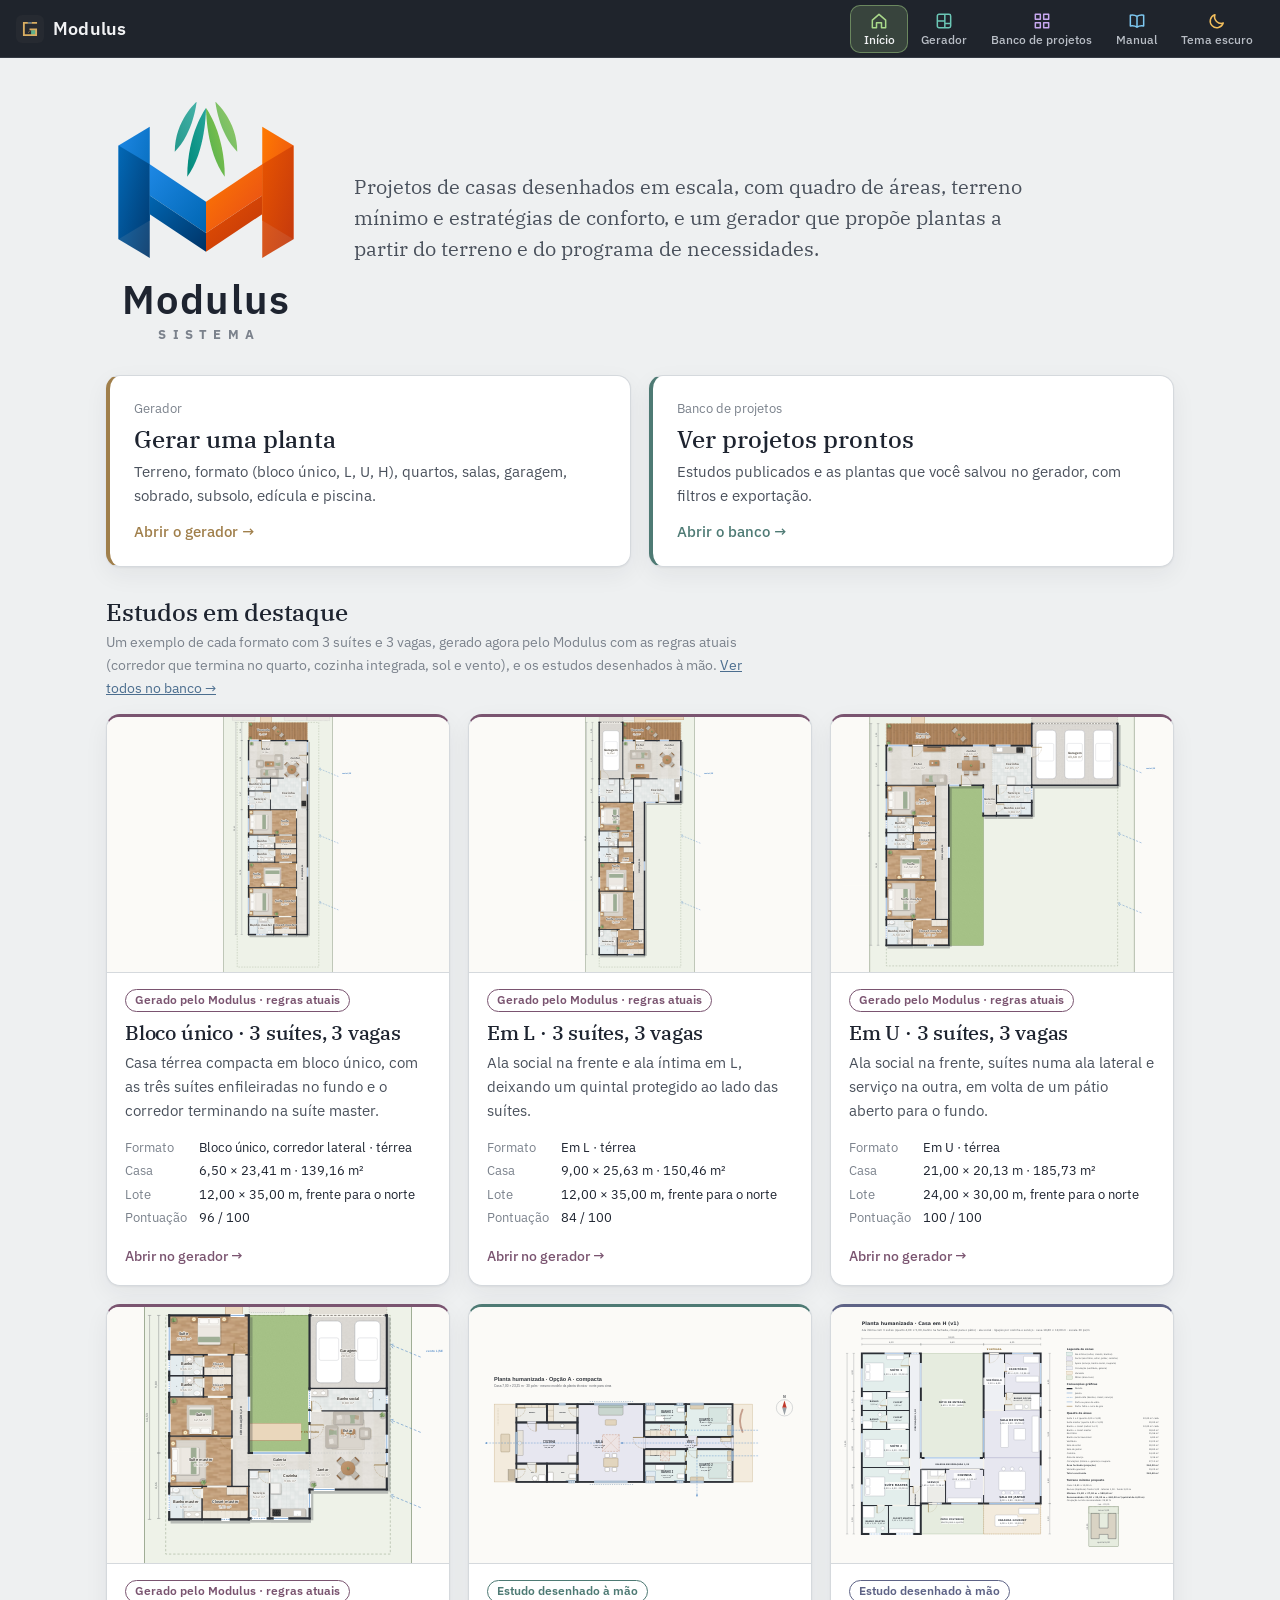
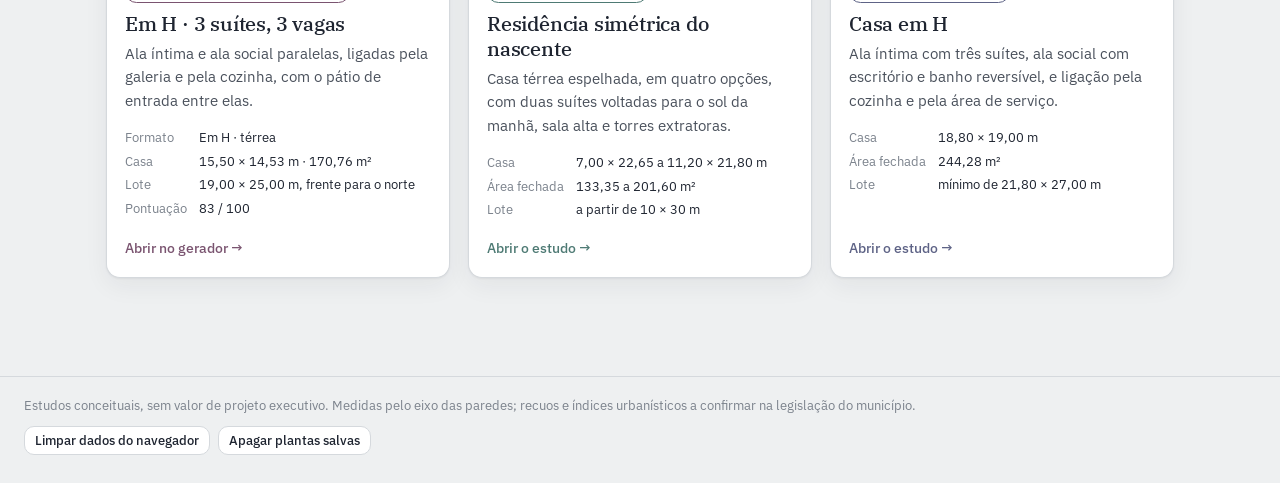
<file: index.html>
<!DOCTYPE html>
<html lang="pt-BR">
<head>
<meta charset="utf-8">
<link rel="icon" href="assets/logo.svg" type="image/svg+xml">
<meta name="viewport" content="width=device-width, initial-scale=1, viewport-fit=cover">
<title>Modulus</title>
<meta name="description" content="Estudos de plantas residenciais humanizadas e gerador de plantas por programa de necessidades.">
<link rel="preconnect" href="https://fonts.googleapis.com">
<link rel="preconnect" href="https://fonts.gstatic.com" crossorigin>
<link href="https://fonts.googleapis.com/css2?family=IBM+Plex+Sans:wght@400;500;600&family=IBM+Plex+Serif:ital,wght@0,400;0,500;1,400&display=swap" rel="stylesheet">
<link rel="stylesheet" href="assets/base.css">
<script src="assets/base.js"></script>
<script src="assets/limpeza.js"></script>
</head>
<body data-nav="inicio" data-root="">
<header class="bar">
  <div class="bar-in">
    <div class="brand">
      <div class="brand-mark" aria-hidden="true"><span></span></div>
    </div>
    <button class="btn" id="themeBtn" type="button" data-tip="Alterna entre o tema claro e o escuro. A escolha fica guardada neste navegador">Tema escuro</button>
  </div>
</header>

<main class="page">
  <section class="panel" style="--c:var(--brass)">
    <div class="hero-marca">
      <div class="hero-linha">
        <h1 class="marca-h1"><span class="vh">Modulus</span><svg viewBox="240 105 320 420" aria-hidden="true" focusable="false">
<defs>
    <linearGradient id="mdHBlueL" x1="0%" y1="0%" x2="100%" y2="100%"><stop offset="0%" stop-color="#1E88E5"/><stop offset="100%" stop-color="#0066B2"/></linearGradient>
    <linearGradient id="mdHBlueD" x1="0%" y1="0%" x2="100%" y2="100%"><stop offset="0%" stop-color="#0066B2"/><stop offset="100%" stop-color="#003366"/></linearGradient>
    <linearGradient id="mdHOrangeR" x1="0%" y1="0%" x2="100%" y2="100%"><stop offset="0%" stop-color="#FF7A00"/><stop offset="100%" stop-color="#E64A19"/></linearGradient>
    <linearGradient id="mdHOrangeD" x1="0%" y1="0%" x2="100%" y2="100%"><stop offset="0%" stop-color="#E65100"/><stop offset="100%" stop-color="#BF360C"/></linearGradient>
    <linearGradient id="mdHLeafL" x1="0%" y1="100%" x2="100%" y2="0%"><stop offset="0%" stop-color="#00897B"/><stop offset="100%" stop-color="#26A69A"/></linearGradient>
    <linearGradient id="mdHLeafR" x1="0%" y1="100%" x2="100%" y2="0%"><stop offset="0%" stop-color="#4CAF50"/><stop offset="100%" stop-color="#8BC34A"/></linearGradient>
  </defs>
  <!-- folhas: verde-azulado à esquerda, verde à direita -->
  <path d="M370,250C370,180 400,140 400,140C400,140 400,210 370,250Z" fill="url(#mdHLeafL)"/>
  <path d="M350,210C350,160 385,130 385,130C385,130 380,180 350,210Z" fill="url(#mdHLeafL)" opacity=".85"/>
  <path d="M430,250C430,180 400,140 400,140C400,140 400,210 430,250Z" fill="url(#mdHLeafR)"/>
  <path d="M450,210C450,160 415,130 415,130C415,130 420,180 450,210Z" fill="url(#mdHLeafR)" opacity=".85"/>
  <!-- M modular: módulos azuis à esquerda, laranja à direita -->
  <polygon points="260,200 310,170 310,320 260,350" fill="url(#mdHBlueL)"/>
  <polygon points="260,200 260,350 310,380 310,230" fill="url(#mdHBlueD)" opacity=".9"/>
  <polygon points="310,230 400,290 400,340 310,280" fill="url(#mdHBlueL)"/>
  <polygon points="310,280 400,340 400,370 310,310" fill="url(#mdHBlueD)"/>
  <polygon points="400,290 490,230 490,280 400,340" fill="url(#mdHOrangeR)"/>
  <polygon points="400,340 490,280 490,310 400,370" fill="url(#mdHOrangeD)"/>
  <polygon points="490,170 540,200 540,350 490,320" fill="url(#mdHOrangeR)"/>
  <polygon points="490,230 540,200 540,350 490,380" fill="url(#mdHOrangeD)" opacity=".9"/>
  <text x="400" y="470" text-anchor="middle" font-family="'IBM Plex Sans', system-ui, sans-serif" font-size="64" font-weight="600" letter-spacing="2" style="fill:var(--ink)">Modulus</text>
  <text x="405" y="510" text-anchor="middle" font-family="'IBM Plex Sans', system-ui, sans-serif" font-size="20" font-weight="700" letter-spacing="10" style="fill:var(--ink-3)">SISTEMA</text>
</svg></h1>
        <p class="lede">Projetos de casas desenhados em escala, com quadro de áreas, terreno mínimo e estratégias de conforto, e um gerador que propõe plantas a partir do terreno e do programa de necessidades.</p>
      </div>
    </div>

    <div class="atalhos">
      <a class="atalho" href="gerador/" style="--c:var(--brass)">
        <span class="k">Gerador</span>
        <strong>Gerar uma planta</strong>
        <span>Terreno, formato (bloco único, L, U, H), quartos, salas, garagem, sobrado, subsolo, edícula e piscina.</span>
        <span class="go">Abrir o gerador →</span>
      </a>
      <a class="atalho" href="banco/" style="--c:var(--patina)">
        <span class="k">Banco de projetos</span>
        <strong>Ver projetos prontos</strong>
        <span>Estudos publicados e as plantas que você salvou no gerador, com filtros e exportação.</span>
        <span class="go">Abrir o banco →</span>
      </a>
    </div>
    <div class="sec-dest">
      <h2>Estudos em destaque</h2>
      <p>Um exemplo de cada formato com 3 suítes e 3 vagas, gerado agora pelo Modulus com as regras atuais (corredor que termina no quarto, cozinha integrada, sol e vento), e os estudos desenhados à mão. <a href="banco/">Ver todos no banco →</a></p>
    </div>
    <div class="projs" id="destaque">
      <a class="proj" href="casa-simetrica/" style="--c:var(--patina)">
        <div class="thumb"><img src="casa-simetrica/planta_A_v2_norte.svg" alt="Miniatura da planta da residência simétrica, opção A" loading="lazy"></div>
        <div class="body">
          <span class="tag-ex">Estudo desenhado à mão</span>
          <h2>Residência simétrica do nascente</h2>
          <p>Casa térrea espelhada, em quatro opções, com duas suítes voltadas para o sol da manhã, sala alta e torres extratoras.</p>
          <dl><dt>Casa</dt><dd>7,00 × 22,65 a 11,20 × 21,80 m</dd><dt>Área fechada</dt><dd>133,35 a 201,60 m²</dd><dt>Lote</dt><dd>a partir de 10 × 30 m</dd></dl>
          <span class="go">Abrir o estudo →</span>
        </div>
      </a>
      <a class="proj" href="casa-h/" style="--c:var(--slate)">
        <div class="thumb"><img src="casa-h/planta_H_v1.svg" alt="Miniatura da planta da casa em H" loading="lazy"></div>
        <div class="body">
          <span class="tag-ex">Estudo desenhado à mão</span>
          <h2>Casa em H</h2>
          <p>Ala íntima com três suítes, ala social com escritório e banho reversível, e ligação pela cozinha e pela área de serviço.</p>
          <dl><dt>Casa</dt><dd>18,80 × 19,00 m</dd><dt>Área fechada</dt><dd>244,28 m²</dd><dt>Lote</dt><dd>mínimo de 21,80 × 27,00 m</dd></dl>
          <span class="go">Abrir o estudo →</span>
        </div>
      </a>
    </div>
  </section>
</main>
<footer><div>Estudos conceituais, sem valor de projeto executivo. Medidas pelo eixo das paredes; recuos e índices urbanísticos a confirmar na legislação do município.</div></footer>
<script src="gerador/motor.js"></script>
<script src="gerador/mobilia.js"></script>
<script src="gerador/simbolos.js"></script>
<script src="gerador/texturas.js"></script>
<script src="gerador/desenho.js"></script>
<script src="assets/exemplos.js"></script>
<script>
// exemplos gerados ao vivo antes dos estudos desenhados à mão
(function(){ try{ const g = Exemplos.gerar(''); const d = document.getElementById('destaque'); d.insertAdjacentHTML('afterbegin', g.map(x => Exemplos.cartao(x)).join('')); Exemplos.ajustar(d); }catch(e){ /* sem o motor, ficam só os estudos */ } })();
</script>
</body>
</html>
</file>
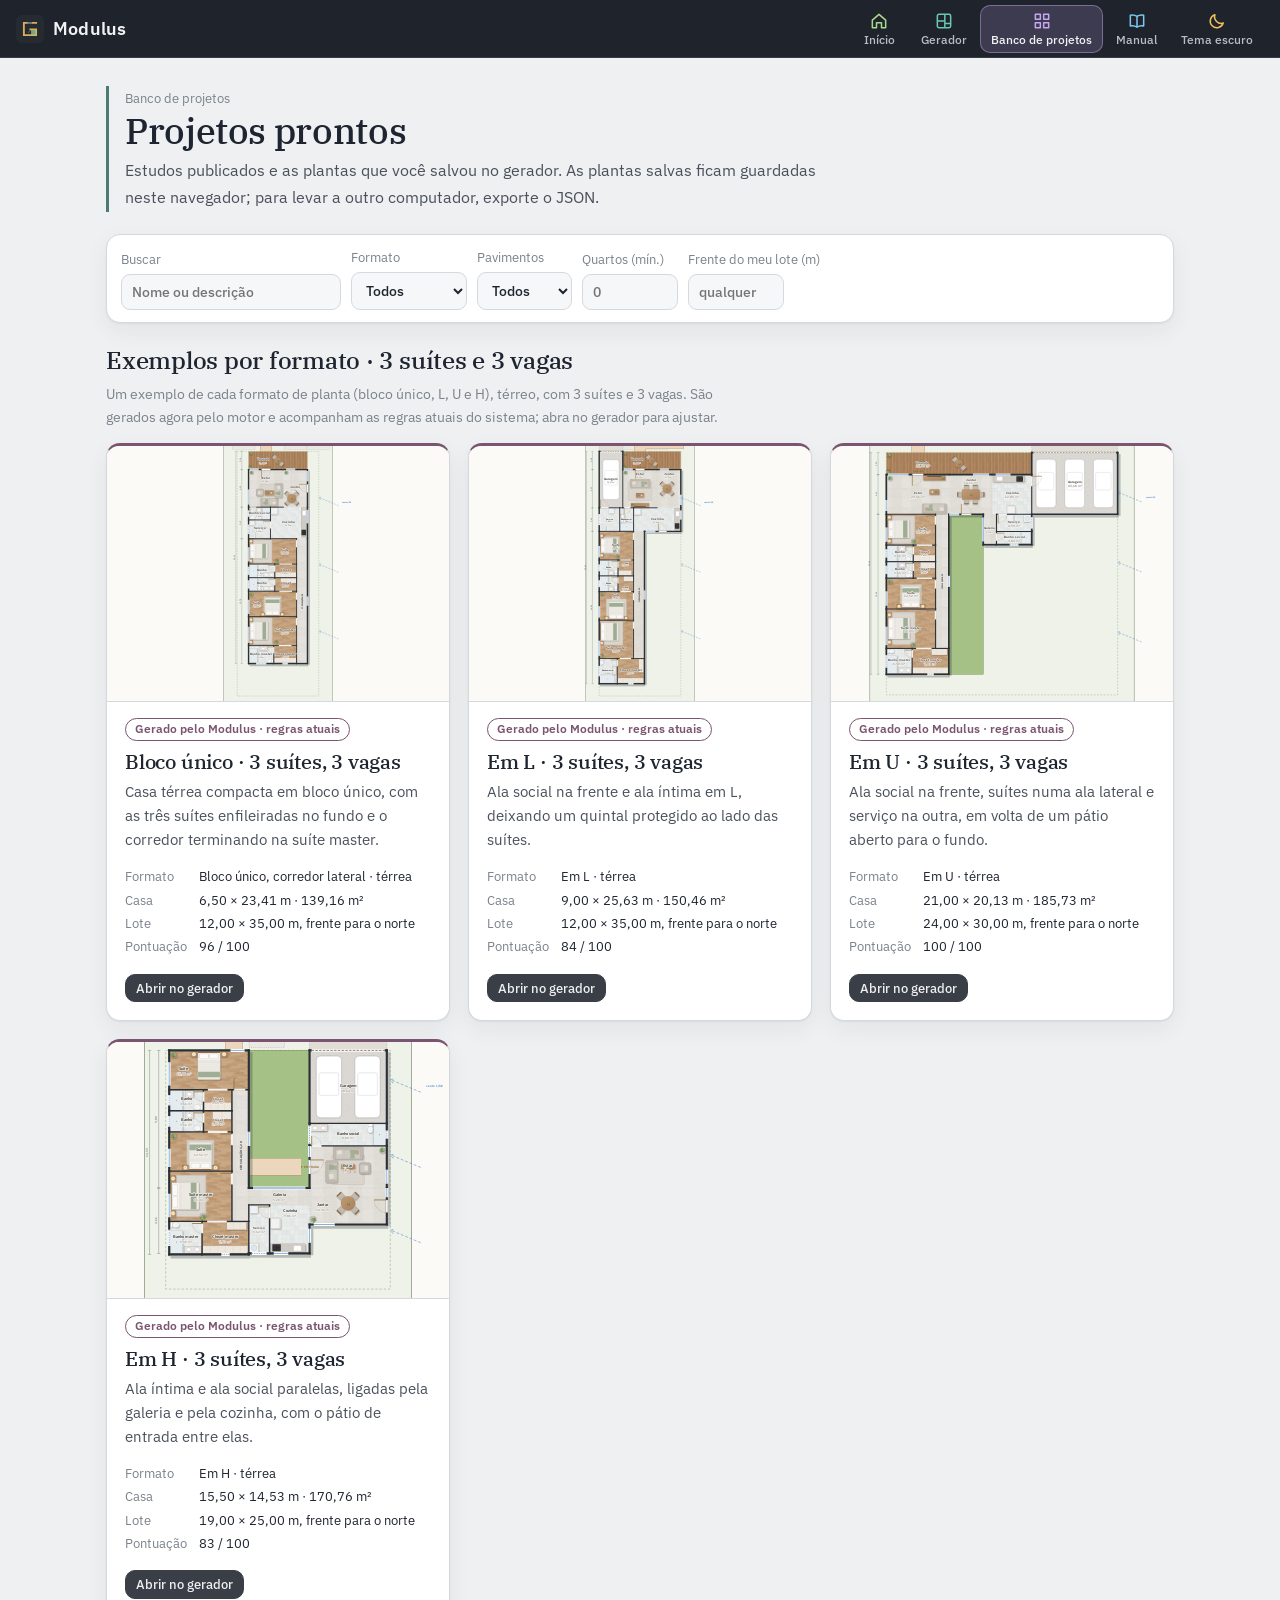
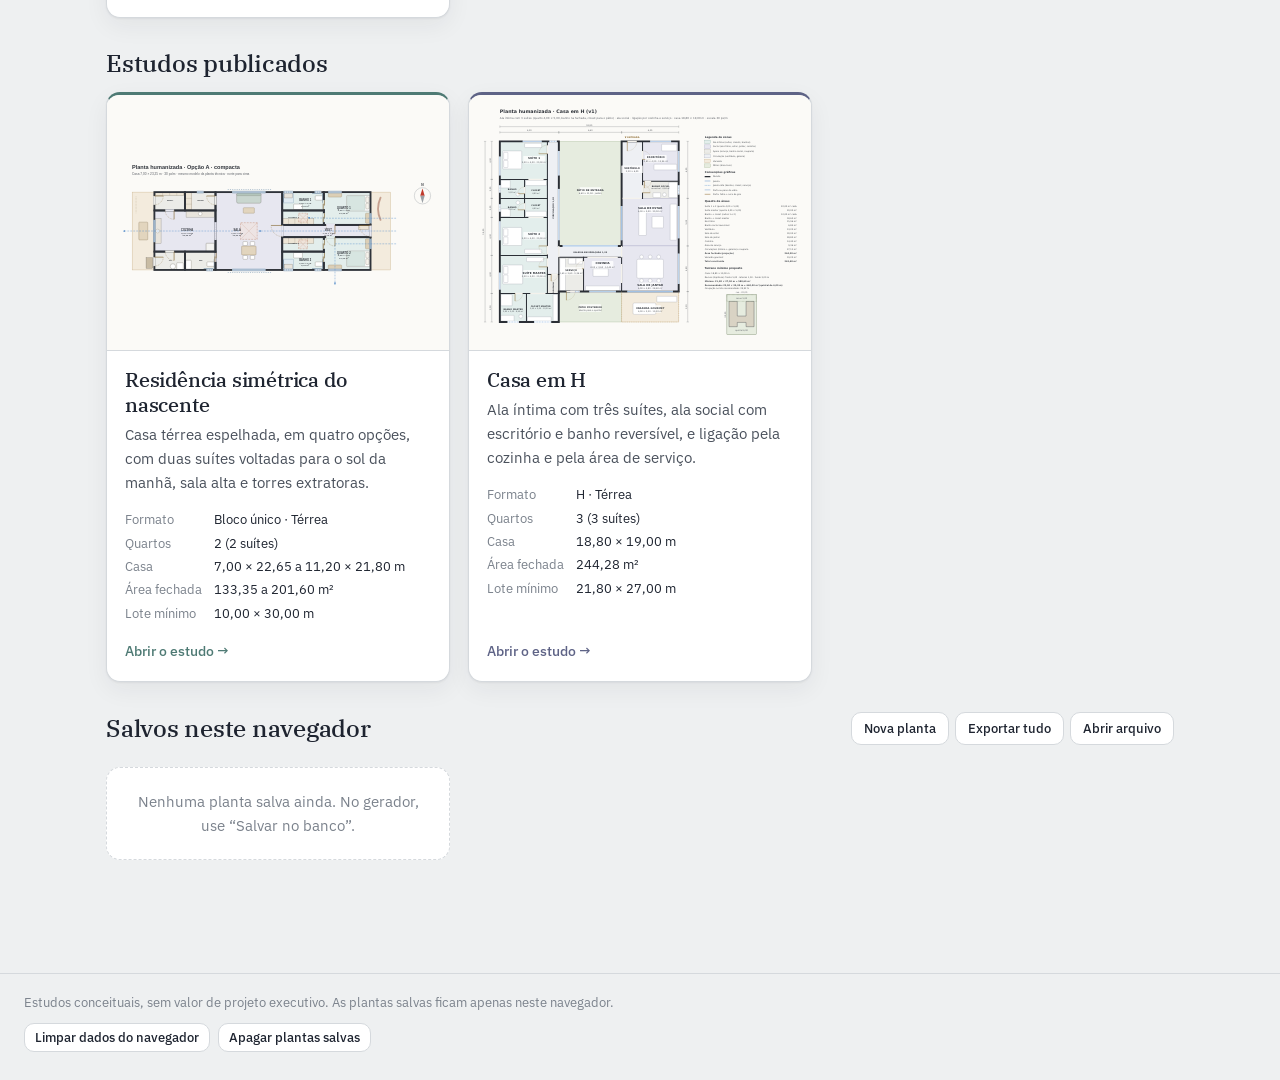
<file: banco/index.html>
<!DOCTYPE html>
<html lang="pt-BR">
<head>
<meta charset="utf-8">
<link rel="icon" href="../assets/logo.svg" type="image/svg+xml">
<meta name="viewport" content="width=device-width, initial-scale=1, viewport-fit=cover">
<title>Banco de projetos · Modulus</title>
<meta name="description" content="Estudos de plantas publicados e plantas salvas no gerador.">
<link rel="preconnect" href="https://fonts.googleapis.com">
<link rel="preconnect" href="https://fonts.gstatic.com" crossorigin>
<link href="https://fonts.googleapis.com/css2?family=IBM+Plex+Sans:wght@400;500;600&family=IBM+Plex+Serif:ital,wght@0,400;0,500;1,400&display=swap" rel="stylesheet">
<link rel="stylesheet" href="../assets/base.css">
<script src="../assets/base.js"></script>
<script src="../assets/limpeza.js"></script>
<style>
.filtros{display:flex;flex-wrap:wrap;gap:10px;align-items:end;background:var(--surface-2);border:1px solid var(--line);border-radius:var(--radius);padding:12px 14px;margin:0 0 22px;box-shadow:var(--shadow)}
.filtros label{display:flex;flex-direction:column;gap:4px;font-size:12.5px;color:var(--ink-3)}
.filtros input,.filtros select{font:500 13.5px 'IBM Plex Sans',system-ui,sans-serif;color:var(--ink);background:var(--surface);border:1px solid var(--line);border-radius:9px;padding:8px 10px;min-width:0}
.filtros input[type=search]{width:220px}
.filtros input[type=number]{width:96px}
.filtros input:focus-visible,.filtros select:focus-visible{outline:2px solid var(--steel);outline-offset:1px}
@media (max-width:560px){.filtros label{flex:1 1 40%}.filtros input[type=search]{width:100%}.filtros input[type=number]{width:100%}}
.sec-h{display:flex;align-items:center;justify-content:space-between;gap:12px;flex-wrap:wrap;margin:8px 0 14px}
.sec-h h2{margin:0}
.sec-h .acts{display:flex;gap:6px;flex-wrap:wrap}
.proj .thumb svg{width:100%;height:100%}
.proj .acts{display:flex;flex-wrap:wrap;gap:6px;margin-top:10px}
.proj .acts .btn{padding:7px 10px;font-size:12.5px}
.proj.salvo{cursor:default}
.proj.salvo:hover{transform:none}
.sec-p{margin:-6px 0 14px;color:var(--ink-3);font-size:14px;max-width:80ch}
.vazio{color:var(--ink-3);font-size:14.5px;background:var(--surface-2);border:1px dashed var(--line);border-radius:var(--radius);padding:22px;text-align:center}
.nome-edit{font:500 18px 'IBM Plex Serif',Georgia,serif;color:var(--ink);background:var(--surface);border:1px solid var(--line);border-radius:8px;padding:4px 8px;width:100%}
</style>
</head>
<body data-nav="banco" data-root="../">
<header class="bar">
  <div class="bar-in">
    <div class="brand">
      <div class="brand-mark" aria-hidden="true"><span></span></div>
    </div>
    <button class="btn" id="themeBtn" type="button" data-tip="Alterna entre o tema claro e o escuro. A escolha fica guardada neste navegador">Tema escuro</button>
  </div>
</header>

<main class="page">
  <section class="panel" style="--c:var(--patina)">
    <div class="panel-head">
      <p class="eyebrow">Banco de projetos</p>
      <h1 style="font-size:clamp(26px,4vw,36px)">Projetos prontos</h1>
      <p>Estudos publicados e as plantas que você salvou no gerador. As plantas salvas ficam guardadas neste navegador; para levar a outro computador, exporte o JSON.</p>
    </div>

    <form class="filtros" id="filtros" role="search" onsubmit="return false">
      <label>Buscar<input type="search" name="q" placeholder="Nome ou descrição"></label>
      <label>Formato<select name="formato"><option value="">Todos</option><option value="Bloco">Bloco único</option><option value="L">Em L</option><option value="U">Em U</option><option value="H">Em H</option></select></label>
      <label>Pavimentos<select name="pav"><option value="">Todos</option><option value="Térrea">Térrea</option><option value="Sobrado">Sobrado</option></select></label>
      <label>Quartos (mín.)<input type="number" name="quartos" min="0" max="8" step="1" placeholder="0"></label>
      <label>Frente do meu lote (m)<input type="number" name="frente" min="0" max="80" step="0.5" placeholder="qualquer"></label>
    </form>

    <div class="sec-h"><h2>Exemplos por formato · 3 suítes e 3 vagas</h2></div>
    <p class="sec-p">Um exemplo de cada formato de planta (bloco único, L, U e H), térreo, com 3 suítes e 3 vagas. São gerados agora pelo motor e acompanham as regras atuais do sistema; abra no gerador para ajustar.</p>
    <div class="projs" id="exemplos"></div>

    <div class="sec-h" style="margin-top:30px"><h2>Estudos publicados</h2></div>
    <div class="projs" id="estudos"></div>

    <div class="sec-h" style="margin-top:30px">
      <h2>Salvos neste navegador</h2>
      <div class="acts">
        <a class="btn" href="../gerador/" data-tip="Abre o gerador para criar e salvar uma planta">Nova planta</a>
        <button class="btn" type="button" id="exportarTudo" data-tip="Baixa todas as plantas salvas em um arquivo JSON">Exportar tudo</button>
        <label class="btn" data-tip="Adiciona ao banco um arquivo de projeto salvo no gerador ou uma exportação do banco">Abrir arquivo<input type="file" id="importar" accept="application/json,.json" hidden></label>
      </div>
    </div>
    <div class="projs" id="salvos"></div>
  </section>
</main>
<footer><div>Estudos conceituais, sem valor de projeto executivo. As plantas salvas ficam apenas neste navegador.</div></footer>

<script src="../gerador/motor.js"></script>
<script src="../gerador/mobilia.js"></script>
<script src="../gerador/simbolos.js"></script>
<script src="../gerador/texturas.js"></script>
<script src="../gerador/desenho.js"></script>
<script src="../gerador/projeto.js"></script>
<script src="../assets/exemplos.js"></script>
<script>
(function(){
'use strict';
const f2 = Motor.f2, CHAVE = 'plantas-banco';
const filtros = document.getElementById('filtros');
let estudos = [];

function esc(s){ return String(s==null?'':s).replace(/&/g,'&amp;').replace(/</g,'&lt;').replace(/"/g,'&quot;'); }
function ler(){ try{ const l = JSON.parse(localStorage.getItem(CHAVE)||'[]'); return Array.isArray(l) ? l : []; }catch(e){ return []; } }
function gravar(l){ try{ localStorage.setItem(CHAVE, JSON.stringify(l)); return true; }catch(e){ return false; } }
function codifica(d){ return btoa(unescape(encodeURIComponent(JSON.stringify(d)))); }
function baixar(nome, texto){ const a = document.createElement('a'); a.href = URL.createObjectURL(new Blob([texto], {type:'application/json'})); a.download = nome; document.body.appendChild(a); a.click(); setTimeout(() => { URL.revokeObjectURL(a.href); a.remove(); }, 500); }

function filtro(){
  const d = Object.fromEntries(new FormData(filtros));
  return {q: (d.q||'').trim().toLowerCase(), formato: d.formato||'', pav: d.pav||'', quartos: +d.quartos||0, frente: +d.frente||0};
}
function passa(f, o){
  if(f.q && !(o.titulo + ' ' + (o.resumo||'')).toLowerCase().includes(f.q)) return false;
  if(f.formato && !o.formato.includes(f.formato)) return false;
  if(f.pav && o.pavimentos !== f.pav) return false;
  if(f.quartos && o.quartos < f.quartos) return false;
  if(f.frente && o.loteFrente > f.frente + 0.001) return false;
  return true;
}

function renderEstudos(){
  const f = filtro();
  const lista = estudos.filter(e => passa(f, e));
  document.getElementById('estudos').innerHTML = lista.length ? lista.map(e => `
    <a class="proj" href="../${esc(e.url)}" style="--c:${esc(e.cor||'var(--brass)')}">
      <div class="thumb"><img src="../${esc(e.thumb)}" alt="Miniatura da planta: ${esc(e.titulo)}" loading="lazy"></div>
      <div class="body">
        <h2>${esc(e.titulo)}</h2>
        <p>${esc(e.resumo)}</p>
        <dl><dt>Formato</dt><dd>${esc(e.formato)} · ${esc(e.pavimentos)}</dd><dt>Quartos</dt><dd>${e.quartos} (${e.suites} suítes)</dd><dt>Casa</dt><dd>${esc(e.casa)}</dd><dt>Área fechada</dt><dd>${f2(e.area)}${e.areaMax ? ' a ' + f2(e.areaMax) : ''} m²</dd><dt>Lote mínimo</dt><dd>${f2(e.loteFrente)} × ${f2(e.loteFundo)} m</dd></dl>
        <span class="go">Abrir o estudo →</span>
      </div>
    </a>`).join('') : '<p class="vazio">Nenhum estudo publicado atende aos filtros.</p>';
}

// exemplos por formato (assets/exemplos.js), gerados uma vez e filtrados como os demais
let exemplos = null;
function renderExemplos(){
  const alvo = document.getElementById('exemplos');
  if(!exemplos){ try{ exemplos = Exemplos.gerar('../'); }catch(e){ exemplos = []; } }
  const f = filtro();
  const lista = exemplos.filter(g => passa(f, {titulo: g.ex.nome + ' 3 suítes 3 vagas', resumo: g.ex.resumo, formato: g.ex.formato, pavimentos: 'Térrea', quartos: 3, loteFrente: g.programa.frente}));
  alvo.innerHTML = lista.length ? lista.map(g => Exemplos.cartao(g, {acoes:true})).join('') : '<p class="vazio">Nenhum exemplo atende aos filtros.</p>';
  Exemplos.ajustar(alvo);
}

function miniatura(item){
  try{
    const r = Motor.gerar(item.programa);
    let v = r.variantes[Math.min(item.variante||0, r.variantes.length-1)];
    if(!v) return '';
    v = item.espelhada ? Desenho.espelha(v) : Motor.semEspelho(v);
    const pi = Math.max(0, v.pav.findIndex(p => p.nome==='Térreo'));
    return Desenho.planta(v, pi, {titulo: item.nome, sub: v.tipologia, estilo:'humanizada'});
  }catch(e){ return ''; }
}

function renderSalvos(){
  const f = filtro();
  const todos = ler();
  const lista = todos.filter(it => passa(f, {titulo: it.nome, resumo: it.resumo.formato, formato: it.resumo.formato, pavimentos: it.resumo.pavimentos, quartos: it.resumo.quartos, loteFrente: it.programa.frente}));
  const alvo = document.getElementById('salvos');
  if(!todos.length){ alvo.innerHTML = '<p class="vazio">Nenhuma planta salva ainda. No gerador, use “Salvar no banco”.</p>'; return; }
  if(!lista.length){ alvo.innerHTML = '<p class="vazio">Nenhuma planta salva atende aos filtros.</p>'; return; }
  alvo.innerHTML = lista.map(it => {
    const r = it.resumo, p = it.programa;
    const link = `../gerador/#q=${codifica(p)}&v=${it.variante||0}&e=${it.espelhada?1:0}`;
    return `<article class="proj salvo" style="--c:var(--brass)" data-id="${esc(it.id)}">
      <div class="thumb">${miniatura(it)}</div>
      <div class="body">
        <h2 class="nome">${esc(it.nome)}</h2>
        <dl><dt>Formato</dt><dd>${esc(r.formato)} · ${esc(r.pavimentos)}${r.subsolo ? ' com subsolo' : ''}</dd><dt>Quartos</dt><dd>${r.quartos} (${r.suites} suítes)</dd><dt>Casa</dt><dd>${f2(r.W)} × ${f2(r.D)} m · ${f2(r.area)} m²</dd><dt>Lote</dt><dd>${f2(p.frente)} × ${f2(p.fundo)} m</dd><dt>Salvo em</dt><dd>${new Date(it.data).toLocaleDateString('pt-BR')}</dd></dl>
        <div class="acts">
          <a class="btn prim" href="${link}">Abrir no gerador</a>
          <button class="btn" type="button" data-acao="renomear">Renomear</button>
          <button class="btn" type="button" data-acao="exportar">Exportar</button>
          <button class="btn" type="button" data-acao="excluir">Excluir</button>
        </div>
      </div>
    </article>`;
  }).join('');
}

document.getElementById('salvos').addEventListener('click', e => {
  const b = e.target.closest('[data-acao]'); if(!b) return;
  const card = b.closest('[data-id]'), id = card.dataset.id, lista = ler(), it = lista.find(x => x.id===id); if(!it) return;
  const acao = b.dataset.acao;
  if(acao==='exportar'){ const arq = Projeto.criar(it.programa, {nome: it.nome, variante: it.variante, espelhada: it.espelhada}); arq.resumo = it.resumo; baixar(Projeto.nomeArquivo(it.nome, arq.criadoEm), JSON.stringify(arq, null, 2)); }
  if(acao==='excluir'){
    if(b.dataset.confirma){ gravar(lista.filter(x => x.id!==id)); renderSalvos(); }
    else { b.dataset.confirma = '1'; b.textContent = 'Confirmar exclusão'; setTimeout(() => { if(b.isConnected){ delete b.dataset.confirma; b.textContent = 'Excluir'; } }, 3000); }
  }
  if(acao==='renomear'){
    const h = card.querySelector('.nome');
    if(b.dataset.editando){ const v = card.querySelector('.nome-edit').value.trim(); if(v){ it.nome = v; gravar(lista); } renderSalvos(); return; }
    b.dataset.editando = '1'; b.textContent = 'Salvar nome';
    h.innerHTML = `<input class="nome-edit" value="${esc(it.nome)}" maxlength="80" aria-label="Novo nome">`;
    const inp = h.querySelector('input'); inp.focus(); inp.select();
    inp.addEventListener('keydown', ev => { if(ev.key==='Enter') b.click(); if(ev.key==='Escape') renderSalvos(); });
  }
});
document.getElementById('exportarTudo').addEventListener('click', () => baixar('banco-de-plantas.json', JSON.stringify(ler(), null, 2)));
document.getElementById('importar').addEventListener('change', e => {
  const f = e.target.files[0]; if(!f) return;
  f.text().then(t => {
    try{
      let novos = JSON.parse(t); if(!Array.isArray(novos)) novos = [novos];
      // arquivo de projeto do gerador (ou programa.json antigo) vira item do banco
      novos = novos.map(x => x && x.programa && x.resumo ? x : (() => { try{ return Projeto.paraBanco(JSON.stringify(x)); }catch(e){ return null; } })()).filter(Boolean);
      if(!novos.length) throw new Error('vazio');
      const lista = ler(), ids = new Set(lista.map(x => x.id));
      for(const n of novos){ if(ids.has(n.id)) n.id = n.id + Math.random().toString(36).slice(2,6); lista.unshift(n); }
      gravar(lista); renderSalvos();
    }catch(err){ document.getElementById('salvos').insertAdjacentHTML('afterbegin', '<p class="warn">Arquivo inválido.</p>'); }
  });
  e.target.value = '';
});
filtros.addEventListener('input', () => { renderExemplos(); renderEstudos(); renderSalvos(); });
renderExemplos();

fetch('../assets/projetos.json').then(r => r.json()).then(l => { estudos = l; renderEstudos(); })
  .catch(() => { document.getElementById('estudos').innerHTML = '<p class="vazio">Não foi possível carregar a lista de estudos.</p>'; });
renderSalvos();
})();
</script>
</body>
</html>
</file>
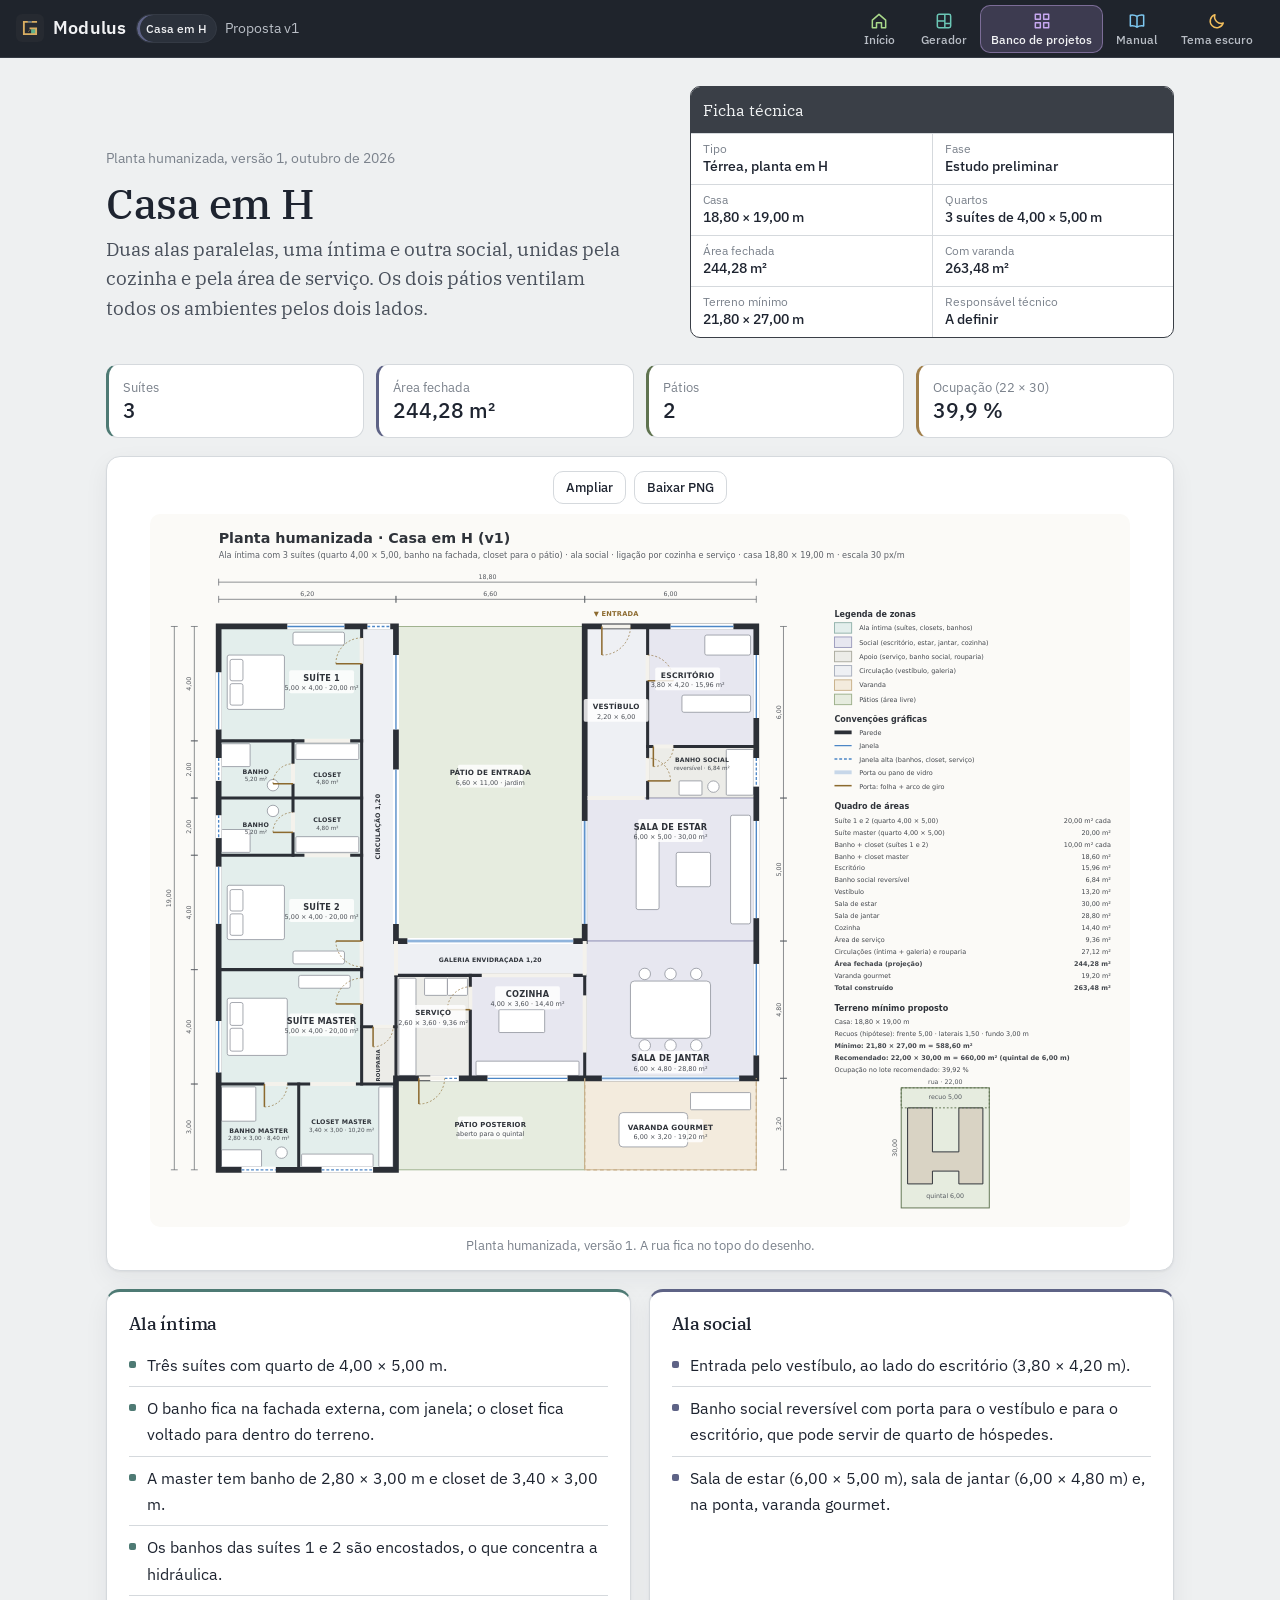
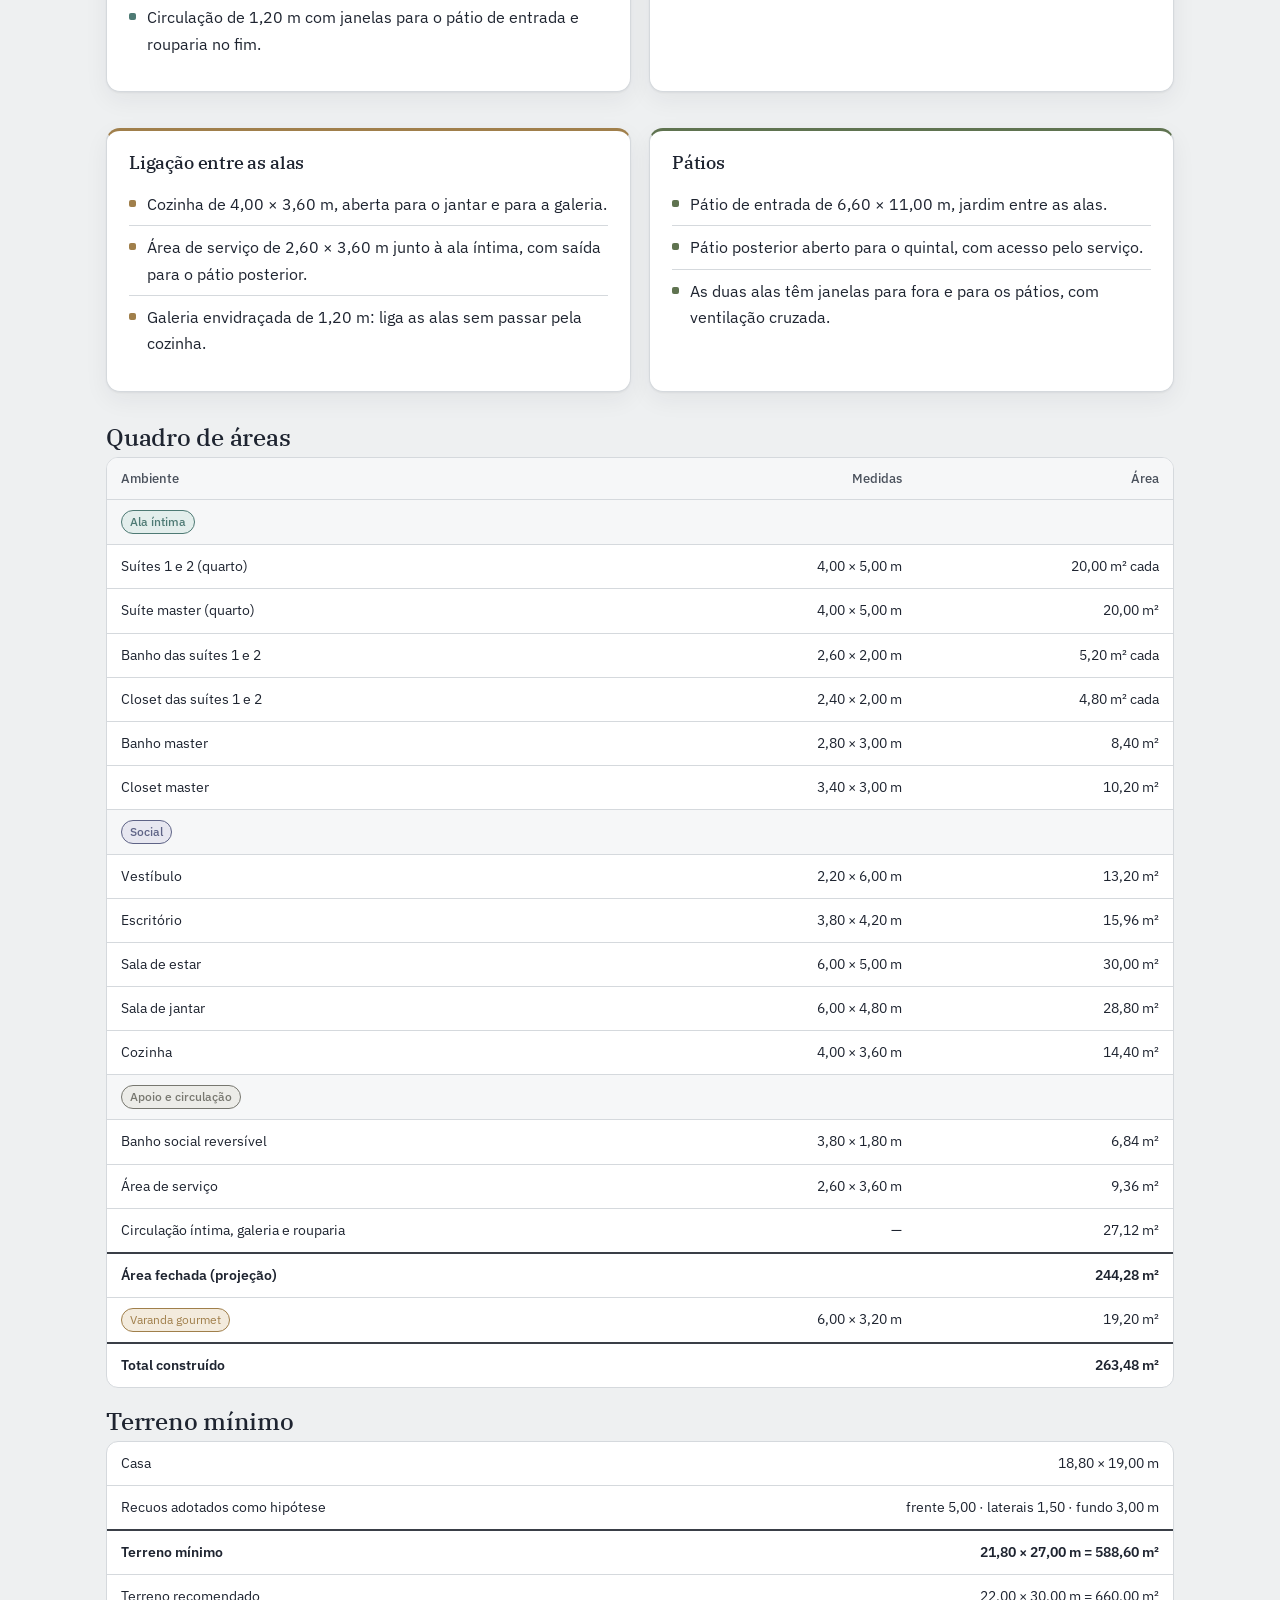
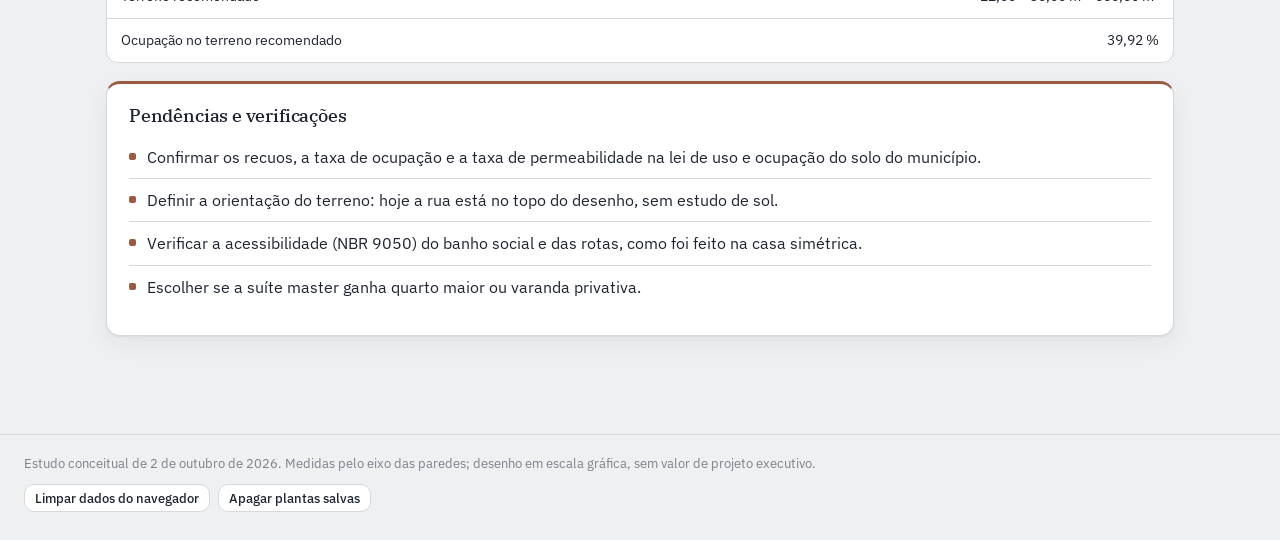
<file: casa-h/index.html>
<!DOCTYPE html>
<html lang="pt-BR">
<head>
<meta charset="utf-8">
<link rel="icon" href="../assets/logo.svg" type="image/svg+xml">
<meta name="viewport" content="width=device-width, initial-scale=1, viewport-fit=cover">
<title>Casa em H · Modulus</title>
<meta name="description" content="Estudo preliminar de casa térrea em H com três suítes, ala social e ligação pela cozinha e pela área de serviço.">
<link rel="preconnect" href="https://fonts.googleapis.com">
<link rel="preconnect" href="https://fonts.gstatic.com" crossorigin>
<link href="https://fonts.googleapis.com/css2?family=IBM+Plex+Sans:wght@400;500;600&family=IBM+Plex+Serif:ital,wght@0,400;0,500;1,400&display=swap" rel="stylesheet">
<link rel="stylesheet" href="../assets/base.css">
<script src="../assets/base.js"></script>
<script src="../assets/limpeza.js"></script>
</head>
<body data-nav="banco" data-root="../">
<header class="bar">
  <div class="bar-in">
    <div class="brand">
      <div class="brand-mark" aria-hidden="true"><span></span></div>
      <div class="crumb"><span class="chip" style="--c:var(--slate)">Casa em H</span><span class="sec">Proposta v1</span></div>
    </div>
    <button class="btn" id="themeBtn" type="button" data-tip="Alterna entre o tema claro e o escuro. A escolha fica guardada neste navegador">Tema escuro</button>
  </div>
</header>

<main class="page">
<section class="panel" style="--c:var(--slate)">
  <div class="hero">
    <div>
      <p class="kicker">Planta humanizada, versão 1, outubro de 2026</p>
      <h1>Casa em H</h1>
      <p class="lede">Duas alas paralelas, uma íntima e outra social, unidas pela cozinha e pela área de serviço. Os dois pátios ventilam todos os ambientes pelos dois lados.</p>
    </div>
    <div class="carimbo" aria-label="Ficha técnica">
      <div class="title">Ficha técnica</div>
      <div class="row"><div class="cell"><span class="k">Tipo</span><span class="v">Térrea, planta em H</span></div><div class="cell"><span class="k">Fase</span><span class="v">Estudo preliminar</span></div></div>
      <div class="row"><div class="cell"><span class="k">Casa</span><span class="v">18,80 × 19,00 m</span></div><div class="cell"><span class="k">Quartos</span><span class="v">3 suítes de 4,00 × 5,00 m</span></div></div>
      <div class="row"><div class="cell"><span class="k">Área fechada</span><span class="v">244,28 m²</span></div><div class="cell"><span class="k">Com varanda</span><span class="v">263,48 m²</span></div></div>
      <div class="row"><div class="cell"><span class="k">Terreno mínimo</span><span class="v">21,80 × 27,00 m</span></div><div class="cell"><span class="k">Responsável técnico</span><span class="v">A definir</span></div></div>
    </div>
  </div>

  <div class="stats">
    <div class="stat" style="--c:var(--patina)"><div class="k">Suítes</div><div class="v">3</div></div>
    <div class="stat" style="--c:var(--slate)"><div class="k">Área fechada</div><div class="v">244,28 m²</div></div>
    <div class="stat" style="--c:var(--moss)"><div class="k">Pátios</div><div class="v">2</div></div>
    <div class="stat" style="--c:var(--brass)"><div class="k">Ocupação (22 × 30)</div><div class="v">39,9 %</div></div>
  </div>

  <figure class="figure hum">
    <div class="fig-tools">
      <a class="btn" href="planta_H_v1.svg" target="_blank" rel="noopener" data-tip="Abre a planta vetorial em nova aba, com zoom sem perda">Ampliar</a>
      <a class="btn" href="planta_H_v1.png" download data-tip="Salva a versão PNG, ideal para celular">Baixar PNG</a>
    </div>
    <a href="planta_H_v1.svg" target="_blank" rel="noopener"><img style="max-width:980px" src="planta_H_v1.svg" onerror="this.onerror=null;this.src='planta_H_v1.png'" alt="Planta humanizada da casa em H com três suítes, escritório, estar, jantar, cozinha e serviço"></a>
    <figcaption>Planta humanizada, versão 1. A rua fica no topo do desenho.</figcaption>
  </figure>

  <div class="grid2">
    <div class="card tint" style="--c:var(--patina)">
      <h3>Ala íntima</h3>
      <ul class="clean" style="--c:var(--patina)">
        <li>Três suítes com quarto de 4,00 × 5,00 m.</li>
        <li>O banho fica na fachada externa, com janela; o closet fica voltado para dentro do terreno.</li>
        <li>A master tem banho de 2,80 × 3,00 m e closet de 3,40 × 3,00 m.</li>
        <li>Os banhos das suítes 1 e 2 são encostados, o que concentra a hidráulica.</li>
        <li>Circulação de 1,20 m com janelas para o pátio de entrada e rouparia no fim.</li>
      </ul>
    </div>
    <div class="card tint" style="--c:var(--slate)">
      <h3>Ala social</h3>
      <ul class="clean" style="--c:var(--slate)">
        <li>Entrada pelo vestíbulo, ao lado do escritório (3,80 × 4,20 m).</li>
        <li>Banho social reversível com porta para o vestíbulo e para o escritório, que pode servir de quarto de hóspedes.</li>
        <li>Sala de estar (6,00 × 5,00 m), sala de jantar (6,00 × 4,80 m) e, na ponta, varanda gourmet.</li>
      </ul>
    </div>
    <div class="card tint" style="--c:var(--brass)">
      <h3>Ligação entre as alas</h3>
      <ul class="clean" style="--c:var(--brass)">
        <li>Cozinha de 4,00 × 3,60 m, aberta para o jantar e para a galeria.</li>
        <li>Área de serviço de 2,60 × 3,60 m junto à ala íntima, com saída para o pátio posterior.</li>
        <li>Galeria envidraçada de 1,20 m: liga as alas sem passar pela cozinha.</li>
      </ul>
    </div>
    <div class="card tint" style="--c:var(--moss)">
      <h3>Pátios</h3>
      <ul class="clean" style="--c:var(--moss)">
        <li>Pátio de entrada de 6,60 × 11,00 m, jardim entre as alas.</li>
        <li>Pátio posterior aberto para o quintal, com acesso pelo serviço.</li>
        <li>As duas alas têm janelas para fora e para os pátios, com ventilação cruzada.</li>
      </ul>
    </div>
  </div>

  <h2 style="margin-top:12px">Quadro de áreas</h2>
  <div class="tbl-wrap"><table>
    <thead><tr><th>Ambiente</th><th class="n">Medidas</th><th class="n">Área</th></tr></thead>
    <tbody>
      <tr class="zone"><td colspan="3"><span class="tag t-suite">Ala íntima</span></td></tr>
      <tr><td>Suítes 1 e 2 (quarto)</td><td class="n">4,00 × 5,00 m</td><td class="n">20,00 m² cada</td></tr>
      <tr><td>Suíte master (quarto)</td><td class="n">4,00 × 5,00 m</td><td class="n">20,00 m²</td></tr>
      <tr><td>Banho das suítes 1 e 2</td><td class="n">2,60 × 2,00 m</td><td class="n">5,20 m² cada</td></tr>
      <tr><td>Closet das suítes 1 e 2</td><td class="n">2,40 × 2,00 m</td><td class="n">4,80 m² cada</td></tr>
      <tr><td>Banho master</td><td class="n">2,80 × 3,00 m</td><td class="n">8,40 m²</td></tr>
      <tr><td>Closet master</td><td class="n">3,40 × 3,00 m</td><td class="n">10,20 m²</td></tr>
      <tr class="zone"><td colspan="3"><span class="tag t-social">Social</span></td></tr>
      <tr><td>Vestíbulo</td><td class="n">2,20 × 6,00 m</td><td class="n">13,20 m²</td></tr>
      <tr><td>Escritório</td><td class="n">3,80 × 4,20 m</td><td class="n">15,96 m²</td></tr>
      <tr><td>Sala de estar</td><td class="n">6,00 × 5,00 m</td><td class="n">30,00 m²</td></tr>
      <tr><td>Sala de jantar</td><td class="n">6,00 × 4,80 m</td><td class="n">28,80 m²</td></tr>
      <tr><td>Cozinha</td><td class="n">4,00 × 3,60 m</td><td class="n">14,40 m²</td></tr>
      <tr class="zone"><td colspan="3"><span class="tag t-apoio">Apoio e circulação</span></td></tr>
      <tr><td>Banho social reversível</td><td class="n">3,80 × 1,80 m</td><td class="n">6,84 m²</td></tr>
      <tr><td>Área de serviço</td><td class="n">2,60 × 3,60 m</td><td class="n">9,36 m²</td></tr>
      <tr><td>Circulação íntima, galeria e rouparia</td><td class="n">—</td><td class="n">27,12 m²</td></tr>
      <tr class="total"><td>Área fechada (projeção)</td><td class="n"></td><td class="n">244,28 m²</td></tr>
      <tr><td><span class="tag t-var">Varanda gourmet</span></td><td class="n">6,00 × 3,20 m</td><td class="n">19,20 m²</td></tr>
      <tr class="total"><td>Total construído</td><td class="n"></td><td class="n">263,48 m²</td></tr>
    </tbody>
  </table></div>

  <h2>Terreno mínimo</h2>
  <div class="tbl-wrap"><table>
    <tbody>
      <tr><td>Casa</td><td class="n">18,80 × 19,00 m</td></tr>
      <tr><td>Recuos adotados como hipótese</td><td class="n">frente 5,00 · laterais 1,50 · fundo 3,00 m</td></tr>
      <tr class="total"><td>Terreno mínimo</td><td class="n">21,80 × 27,00 m = 588,60 m²</td></tr>
      <tr><td>Terreno recomendado</td><td class="n">22,00 × 30,00 m = 660,00 m²</td></tr>
      <tr><td>Ocupação no terreno recomendado</td><td class="n">39,92 %</td></tr>
    </tbody>
  </table></div>

  <div class="card tint" style="--c:var(--rust)">
    <h3>Pendências e verificações</h3>
    <ul class="clean" style="--c:var(--rust)">
      <li>Confirmar os recuos, a taxa de ocupação e a taxa de permeabilidade na lei de uso e ocupação do solo do município.</li>
      <li>Definir a orientação do terreno: hoje a rua está no topo do desenho, sem estudo de sol.</li>
      <li>Verificar a acessibilidade (NBR 9050) do banho social e das rotas, como foi feito na casa simétrica.</li>
      <li>Escolher se a suíte master ganha quarto maior ou varanda privativa.</li>
    </ul>
  </div>
</section>
</main>
<footer><div>Estudo conceitual de 2 de outubro de 2026. Medidas pelo eixo das paredes; desenho em escala gráfica, sem valor de projeto executivo.</div></footer>
</body>
</html>
</file>
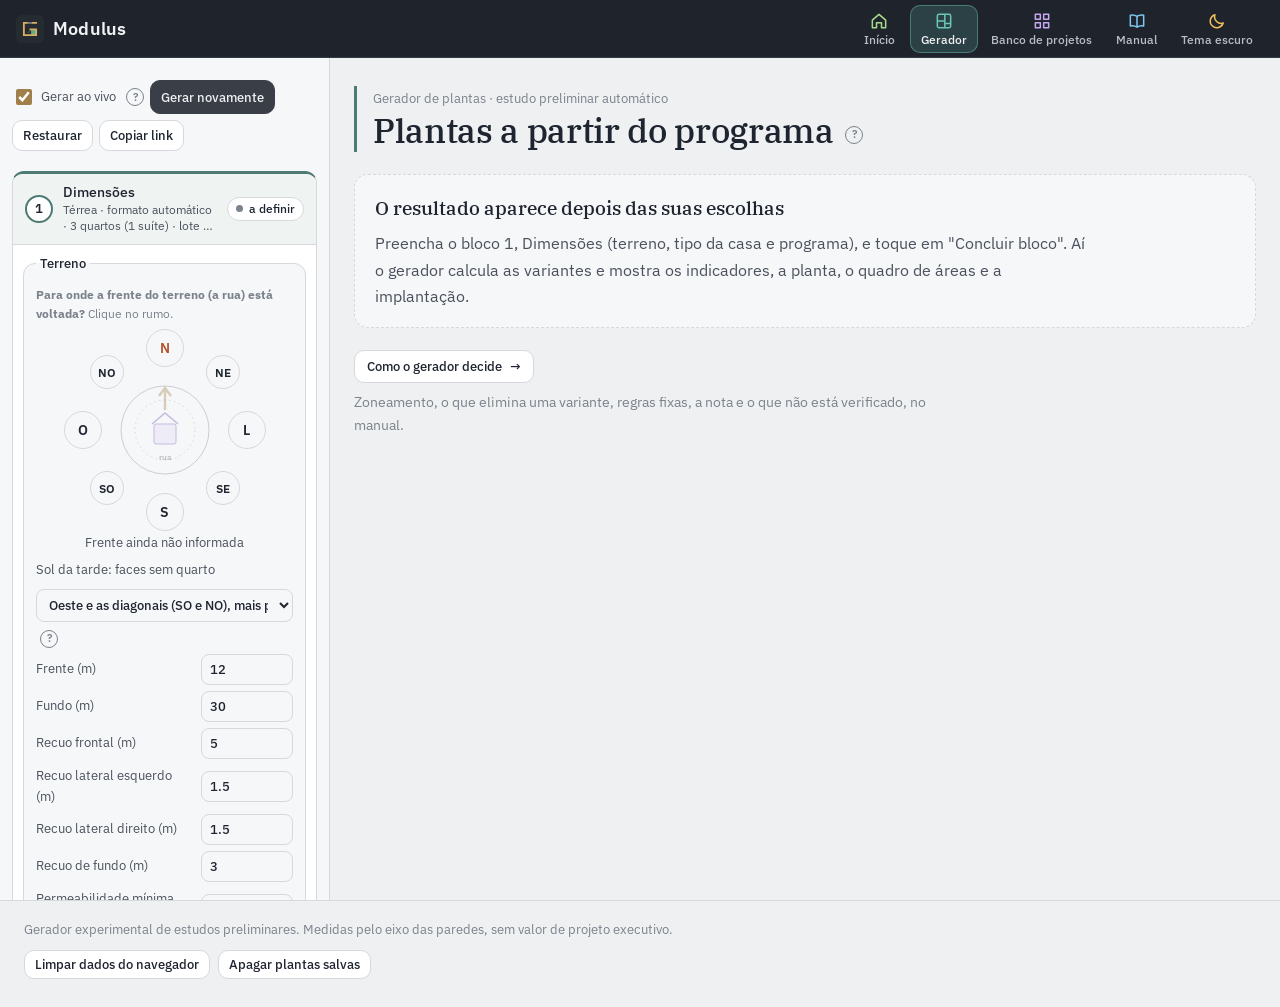
<file: gerador/index.html>
<!DOCTYPE html>
<html lang="pt-BR">
<head>
<meta charset="utf-8">
<link rel="icon" href="../assets/logo.svg" type="image/svg+xml">
<meta name="viewport" content="width=device-width, initial-scale=1, viewport-fit=cover">
<title>Gerador de plantas · Modulus</title>
<meta name="description" content="Gera variantes de planta residencial a partir do terreno, dos recuos e do programa de necessidades.">
<link rel="preconnect" href="https://fonts.googleapis.com">
<link rel="preconnect" href="https://fonts.gstatic.com" crossorigin>
<link href="https://fonts.googleapis.com/css2?family=IBM+Plex+Sans:wght@400;500;600&family=IBM+Plex+Serif:ital,wght@0,400;0,500;1,400&display=swap" rel="stylesheet">
<link rel="stylesheet" href="../assets/base.css">
<script src="../assets/base.js"></script>
<script src="../assets/limpeza.js"></script>
<style>
.gen .layout{--sbw:330px}
.gen main{max-width:none}
.gen .panel{display:block;max-width:1100px}
.form-acts{display:flex;flex-wrap:wrap;gap:6px;margin:4px 0 10px}
.form-acts .btn{padding:8px 10px}
.fld:has(select){grid-template-columns:minmax(0,1fr) 168px}
.fld small{grid-column:1/-1;color:var(--ink-3);font-size:11.5px;margin-top:-2px}
.faces-brise{display:grid;grid-template-columns:repeat(2,minmax(0,1fr));gap:0 10px}
.cartas{display:flex;flex-wrap:wrap;gap:12px;margin:0 0 12px}
.cartas figure{margin:0;text-align:center}
.cartas figcaption{font-size:12px;color:var(--ink-3)}
.carta{max-width:100%;height:auto}
/* card Sol e vento ao longo do ano (gerador/animacao.js) */
#cardSolVento{margin-top:16px}
.sv-abas{display:flex;gap:6px;margin:0 0 8px}
.sv-abas [aria-selected=true]{background:var(--c);border-color:var(--c);color:var(--bg)}
.sv-regua{display:flex;align-items:flex-start;gap:10px;margin:6px 0}
.sv-regua .sv-play{min-width:40px;padding:6px 10px}
.sv-trilho{flex:1;min-width:0}
.sv-trilho input,.sv-horas input{width:100%;accent-color:var(--c)}
.sv-horas{align-items:center}
.sv-horas output{min-width:3.2em;font-variant-numeric:tabular-nums;font-weight:600}
.sv-marcas{display:flex;justify-content:space-between;margin:0 -8px}
.sv-marca{background:none;border:0;color:var(--ink-3);font:inherit;font-size:11px;cursor:pointer;padding:2px 0;line-height:1.15;width:2.4em;text-align:center;border-radius:6px}
.sv-marca b{display:block;color:var(--ink-2);font-size:12px}
.sv-marca[aria-current=true]{color:var(--ink);background:color-mix(in srgb,var(--c) 18%,transparent)}
.sv-marca:focus-visible{outline:2px solid var(--steel)}
.sv-corpo{display:grid;grid-template-columns:minmax(0,1.5fr) minmax(250px,1fr);gap:16px;margin-top:8px;align-items:start}
@media (max-width:899px){.sv-corpo{grid-template-columns:minmax(0,1fr)}}
.sv-planta{background:#FBFAF7;border:1px solid var(--line);border-radius:10px;overflow:hidden}
.sv-planta svg{display:block;width:100%;height:auto;max-height:640px}
.sv h4{margin:12px 0 6px;font-size:13.5px}
.sv-sol{margin:0 0 4px}
.sv-barra{display:grid;grid-template-columns:5.5em 1fr auto;align-items:center;gap:6px;font-size:12.5px;margin:3px 0}
.sv-barra i{height:8px;background:#F59E0B;border-radius:4px;min-width:2px}
.sv-barra em{font-style:normal;color:var(--ink-3);font-variant-numeric:tabular-nums}
.sv-lista{list-style:none;padding:0;margin:0;font-size:13px}
.sv-lista li{display:flex;flex-wrap:wrap;justify-content:space-between;gap:2px 8px;border-bottom:1px solid var(--line);padding:4px 0}
.sv-lista li small{width:100%;color:var(--ink-3)}
.sv-alerta{color:var(--rust);font-size:13px}
.sv-rosa-box{display:flex;gap:12px;align-items:center;flex-wrap:wrap}
.sv-rosa-box p{margin:2px 0;font-size:13px}
.sv-dia{display:flex;align-items:flex-end;gap:2px;height:60px}
.sv-dia i{flex:1;background:#2F6FB0;border-radius:2px 2px 0 0}
.sv-eixo{display:flex;justify-content:space-between;font-size:11px;color:var(--ink-3);margin:2px 0 8px}
.sv-leg{display:inline-block;width:14px;height:4px;background:var(--c);vertical-align:middle;margin-right:4px;border-radius:2px}
@keyframes svFluxo{to{stroke-dashoffset:-48}}
/* V2: régua única, painel enxuto */
.sv-top{display:flex;flex-wrap:wrap;gap:8px;align-items:center;justify-content:space-between;margin:2px 0 10px}
.sv-seg{display:inline-flex}.sv-seg .btn{border-radius:0}.sv-seg .btn:first-child{border-radius:10px 0 0 10px}.sv-seg .btn+.btn{margin-left:-1px}.sv-seg .btn:last-child{border-radius:0 10px 10px 0}
.sv-acoes{display:flex;flex-wrap:wrap;gap:8px}
.sv-regua2{display:grid;gap:8px;margin-top:12px}
.sv-regua-mes{margin:0 0 10px}
.sv-meses{display:grid;grid-template-columns:repeat(12,minmax(0,1fr));gap:3px}
.sv-mes{font:500 12px/1 'IBM Plex Sans',system-ui,sans-serif;color:var(--ink-2);background:none;border:1px solid transparent;border-radius:8px;padding:8px 0;cursor:pointer;text-transform:capitalize}
.sv-mes[aria-current=true]{background:var(--surface-2);border-color:var(--line);color:var(--ink)}
.sv-mes:focus-visible{outline:2px solid var(--steel);outline-offset:1px}
.sv-horas2{display:grid;grid-template-columns:auto minmax(0,1fr);gap:12px;align-items:center}
.sv-horas2 .sv-play{width:40px;height:40px;border-radius:50%;justify-content:center;padding:0}
.sv-trilho2{position:relative;height:46px;grid-column:2}
.sv-trilho2 svg{position:absolute;inset:0;width:100%;height:100%}
.sv-trilho2 input{position:absolute;left:0;right:0;bottom:0;width:100%;margin:0;accent-color:#F59E0B}
.sv-leitura{display:grid;gap:2px;margin-bottom:6px}
.sv-big{font:500 32px/1.05 'IBM Plex Sans',system-ui,sans-serif;font-variant-numeric:tabular-nums;letter-spacing:-.02em}
.sv-sub{color:var(--ink-2);font-size:13px;font-variant-numeric:tabular-nums}
.sv-painel h4{display:flex;align-items:center;gap:2px;margin:12px 0 6px;font:600 11.5px/1.2 'IBM Plex Sans',system-ui,sans-serif;letter-spacing:.05em;text-transform:uppercase;color:var(--ink-3)}
.sv-barras .sv-barra i{background:linear-gradient(90deg,#FDE68A,#F59E0B)}
.sv-lista li b{font-weight:600;font-variant-numeric:tabular-nums}
.sv-lista li b small{width:auto;font-weight:400}
.sv-leg-mapa{display:flex;align-items:center;gap:8px;font-size:12px;color:var(--ink-3)}
.sv-rampa{width:90px;height:8px;border-radius:4px;background:linear-gradient(90deg,#6B83A8,#E9D8A6,#F5B02E)}
.sv-cab{display:flex;gap:10px;align-items:center;justify-content:space-between;flex-wrap:wrap}
.sv-dial{width:150px;height:150px;flex:none}
.sv-dial text{font:500 9.5px 'IBM Plex Sans',system-ui,sans-serif;fill:var(--ink-3)}
.sv-dial .sv-d-n{fill:var(--rust);font-weight:600}
.sv-d-hor{fill:color-mix(in srgb,var(--steel) 7%,transparent);stroke:var(--ink-3);stroke-opacity:.6}
.sv-d-alt{fill:none;stroke:var(--line);stroke-dasharray:2 3}
.sv-d-arco{fill:none;stroke:#F59E0B;stroke-width:2.2;stroke-linecap:round}
.sv-d-ponto{fill:var(--ink-2)}
.sv-d-nasc{fill:#CA8A04}.sv-d-poe{fill:#C2410C}
.sv-d-sol{fill:#FFE2A0;stroke:#D97706;stroke-width:1.6}
.sv-un{font-weight:400;text-transform:none;letter-spacing:0;color:var(--ink-3);margin-left:4px}
.sv-palco{position:relative}
.sv-cv{position:absolute;inset:0;width:100%;height:100%;pointer-events:none;border-radius:10px}
.sv-dia i.agora{background:#C2410C}
.sv-chips{display:flex;flex-wrap:wrap;gap:4px 14px;font-size:12.5px;color:var(--ink-2)}
.sv-torre{font-size:13px;color:var(--ink-2)}
.sv-link{font-size:12.5px;color:var(--steel)}
@media (max-width:520px){.sv-mes{font-size:10.5px;padding:7px 0}}
.sv-fluxo{animation:svFluxo linear infinite}
@media (prefers-reduced-motion:reduce){.sv-fluxo{animation:none}}
.sub-nota{color:var(--ink-3);font-size:12px;margin:2px 0 8px;line-height:1.45}
/* implantação e terreno: a imagem ganha a coluna maior; a tabela vira uma lista estreita (rótulo e valor) */
.lote-wrap{display:grid;grid-template-columns:minmax(0,1.35fr) minmax(280px,1fr);gap:20px;align-items:start}
.lote-col{min-width:0}
.lote-wrap #terreno td{display:block;padding:2px 12px;text-align:left}
.lote-wrap #terreno tr{display:block;padding:8px 0;border-bottom:1px solid var(--line)}
.lote-wrap #terreno td{border:0}
.lote-wrap #terreno td:first-child{font-size:12.5px;color:var(--ink-3)}
.lote-wrap #terreno td.n{font-variant-numeric:tabular-nums;font-weight:500}
.lote-wrap #terreno tr.total td.n{font-weight:600}
.lote-wrap svg{display:block;width:100%;height:auto;max-height:72vh;margin:0 auto;border:1px solid var(--line);border-radius:12px;background:#FBFAF7}
@media (max-width:900px){.lote-wrap{grid-template-columns:minmax(0,1fr)}}
.score{display:inline-block;min-width:34px;text-align:center;font-size:12px;padding:3px 7px;border-radius:999px;background:var(--surface);border:1px solid var(--line);margin-left:6px}
.btn[aria-pressed="true"] .score{background:transparent;color:inherit;border-color:currentColor}
.salvar-banco{display:inline-flex;gap:6px;flex-wrap:wrap}
.ao-vivo{display:inline-flex;align-items:center;gap:6px;font-size:13px}
.vivo-ind{margin:0 0 8px;font-size:12.5px;color:var(--ink-3);min-height:1.2em;font-variant-numeric:tabular-nums}
.vivo-ind.fresco{color:var(--patina)}
.vivo-ind.parado{color:var(--rust)}
.bp-ops{display:grid;grid-template-columns:repeat(2,minmax(0,1fr));gap:6px 10px}
.bp-ops>small{grid-column:1/-1}
.bp-ops .fld{margin:0}
/* V1: menus da barra da planta */
details.menu{position:relative}
details.menu>summary{list-style:none}
details.menu>summary::-webkit-details-marker{display:none}
details.menu[open]>summary{border-color:var(--ink-3)}
.menu-p{position:absolute;z-index:20;top:calc(100% + 6px);left:0;min-width:240px;display:grid;gap:6px;padding:10px;background:var(--surface-2);border:1px solid var(--line);border-radius:12px;box-shadow:var(--shadow)}
.menu-p .btn{justify-content:flex-start}
.menu-n{margin:2px 0 0;font-size:12px;color:var(--ink-3);max-width:32ch}
@media (max-width:520px){.menu-p{left:auto;right:0}}
/* V1: quadro de áreas resumido */
details.quadro-det>summary{list-style:none;cursor:pointer;display:flex;flex-wrap:wrap;gap:6px 18px;align-items:baseline;padding:12px 14px;border:1px solid var(--line);border-radius:12px;background:var(--surface)}
details.quadro-det>summary::-webkit-details-marker{display:none}
details.quadro-det>summary:focus-visible{outline:2px solid var(--steel);outline-offset:2px}
details.quadro-det[open]>summary{border-radius:12px 12px 0 0;border-bottom-color:transparent}
.qr-n{font:600 20px/1.1 'IBM Plex Sans',system-ui,sans-serif;font-variant-numeric:tabular-nums}
.qr-s{color:var(--ink-2);font-size:13.5px;font-variant-numeric:tabular-nums}
.qr-v{margin-left:auto;font-size:13px;color:var(--steel);font-weight:500}
details.quadro-det[open] .qr-v::after{content:' (ocultar)'}
details.quadro-det>.tbl-wrap{margin-top:0;border-top-left-radius:0;border-top-right-radius:0}
.decide-link{display:flex;flex-wrap:wrap;gap:8px 12px;align-items:center;margin:22px 0 0;color:var(--ink-3);font-size:13.5px}
.salvar-banco input{font:500 13px 'IBM Plex Sans',system-ui,sans-serif;color:var(--ink);background:var(--surface-2);border:1px solid var(--line);border-radius:10px;padding:8px 10px;min-width:180px}
.salvar-banco input:focus-visible{outline:2px solid var(--steel);outline-offset:1px}
.rosa-sel{position:relative;width:200px;height:200px;margin:4px auto 2px;color:var(--ink-2)}
.rosa-centro{position:absolute;left:50%;top:50%;width:120px;height:120px;transform:translate(-50%,-50%)}
#rosaSeta{transition:transform .2s}
.rosa-sel label{position:absolute;left:50%;top:50%;transform:translate(-50%,-50%) rotate(var(--a)) translateY(-82px) rotate(calc(-1*var(--a)));cursor:pointer}
.rosa-sel input{position:absolute;opacity:0;pointer-events:none}
.rosa-sel span{display:grid;place-items:center;width:34px;height:34px;border-radius:50%;border:1px solid var(--line);background:var(--surface);font:600 12px 'IBM Plex Sans',sans-serif;color:var(--ink)}
.rosa-sel label:nth-of-type(odd) span{width:38px;height:38px;font-size:13.5px}
.rosa-sel label:first-of-type span{color:#B4532A}
.rosa-sel input:checked + span{background:var(--graphite);color:var(--bg);border-color:var(--graphite)}
.rosa-sel input:focus-visible + span{outline:2px solid var(--steel);outline-offset:2px}
.rt-rosa{width:180px;height:180px;margin:2px auto;color:var(--ink-2)}
.rt-rosa svg{width:100%;height:100%}
.rt-rosa .rt-casa{fill:var(--surface);stroke:var(--line)}
.rt-rosa .rt-sel{fill:var(--z-varanda-f,#E9DFC6);stroke:var(--brass);stroke-width:1.2}
.rt-rosa .rt-escada{fill:var(--graphite);opacity:.75}
.rt-rosa .rt-zona{fill:transparent;cursor:pointer}
.rt-rosa .rt-zona:hover{fill:var(--steel);fill-opacity:.12}
.rt-rosa .rt-zona.proibida{fill:#9A5B45;fill-opacity:.18;cursor:not-allowed}
.rt-rosa text{font:600 8px 'IBM Plex Sans',sans-serif;fill:currentColor}
.rt-rosa .rt-rumo.poente{fill:#B4532A}
.rt-rosa .rt-frente{font-size:7px;font-weight:400}
.rt-ops label{flex-wrap:wrap;align-items:baseline}
.rt-ops small{flex-basis:100%;margin-left:26px;color:var(--ink-2);font-size:11.5px}
.rt-ops input:disabled + *, .rt-ops label:has(input:disabled){opacity:.55}
.rosa-txt{text-align:center;font-size:13px;margin:0 0 6px;color:var(--ink-2)}
@media (prefers-reduced-motion:reduce){#rosaSeta{transition:none}}
.dimrow{display:grid;grid-template-columns:minmax(0,1fr) 54px 10px 54px 18px 52px;align-items:center;gap:4px;font-size:12.5px;color:var(--ink-2);margin:5px 0}
.dimrow i{font-style:normal;color:var(--ink-3);text-align:center;font-size:11.5px}
.dimrow input{width:100%;font:500 12.5px 'IBM Plex Sans',system-ui,sans-serif;color:var(--ink);background:var(--surface);border:1px solid var(--line);border-radius:7px;padding:5px 5px}
.dimrow input:focus-visible{outline:2px solid var(--steel);outline-offset:1px}
.vtab{flex-direction:column;align-items:flex-start;gap:2px;line-height:1.25}
.zoom-barra{display:inline-flex;align-items:center;gap:4px}
.zoom-barra .btn{min-width:34px;justify-content:center}
.zoom-barra .btn:disabled{opacity:.45;cursor:default}
.zoom-nivel{min-width:48px;text-align:center;font:500 12.5px 'IBM Plex Sans',sans-serif;color:var(--ink-2);font-variant-numeric:tabular-nums}
.zoom-caixa{overflow:auto}
.zoom-caixa>svg{margin-left:auto;margin-right:auto}
.zoom-caixa:focus-visible{outline:2px solid var(--steel);outline-offset:2px}
#lote{max-height:78vh;border-radius:12px}
.lote-col .zoom-barra{margin:0 0 6px}
.vtab small{font-size:11.5px;color:inherit;opacity:.8;font-weight:400}
.vtab .vdim{display:flex;flex-direction:column;align-items:flex-start;gap:1px;text-align:left;font-variant-numeric:tabular-nums}
/* blocos guiados (gerador/ui-blocos.js) */
.blocos{display:flex;flex-direction:column;gap:10px;margin:4px 0 12px}
.bloco{border:1px solid var(--line);border-top:3px solid var(--c);border-radius:12px;background:var(--surface-2)}
.bloco>summary{list-style:none;display:grid;grid-template-columns:28px minmax(0,1fr) auto;align-items:center;gap:10px;padding:10px 12px;cursor:pointer;border-radius:9px;background:color-mix(in srgb,var(--c) 9%,var(--surface-2))}
.bloco>summary::-webkit-details-marker{display:none}
.bloco>summary:focus-visible{outline:2px solid var(--steel);outline-offset:2px}
.bloco[open]>summary{border-radius:9px 9px 0 0;border-bottom:1px solid var(--line)}
.bloco[data-estado="bloqueado"]>summary{cursor:not-allowed}
.bloco[data-estado="bloqueado"] .bl-tit{color:var(--ink-2)}
.bl-num{width:28px;height:28px;border-radius:50%;display:grid;place-items:center;font:600 13px/1 'IBM Plex Sans',sans-serif;color:var(--ink);background:var(--surface-2);border:2px solid var(--c)}
.bl-txt{min-width:0}
.bl-tit{display:block;font:500 14px/1.25 'IBM Plex Sans',sans-serif;color:var(--ink)}
.bl-res{display:-webkit-box;-webkit-box-orient:vertical;-webkit-line-clamp:2;line-clamp:2;overflow:hidden;font-size:12px;line-height:1.35;color:var(--ink-2)}
.bl-chip{display:inline-flex;align-items:center;gap:6px;font:500 11.5px/1 'IBM Plex Sans',sans-serif;color:var(--ink);padding:5px 8px;border-radius:999px;border:1px solid var(--line);background:var(--surface-2);white-space:nowrap}
.bl-chip::before{content:"";flex:none;width:7px;height:7px;border-radius:50%;background:var(--ink-3)}
.bl-chip[data-estado="em-edicao"]::before{background:var(--steel)}
.bl-chip[data-estado="pronto"]::before{background:var(--brass)}
.bl-chip[data-estado="concluido"]::before{background:var(--moss)}
.bl-chip[data-estado="revisar"]::before{background:var(--rust)}
.bl-chip[data-estado="bloqueado"]::before{background:transparent;border:1px solid var(--ink-3)}
.bl-corpo{padding:10px 10px 12px}
.bl-corpo .fs{background:var(--surface)}
.bl-vazio{font-size:13px;color:var(--ink-2);margin:2px 2px 4px}
.bl-acoes{display:flex;justify-content:flex-end;gap:8px;margin-top:6px}
.bl-erro{border-left:3px solid var(--rust);background:var(--surface);border-radius:10px;padding:8px 12px;margin:6px 0;font-size:13px;color:var(--ink)}
.bl-erro ul{margin:4px 0 0;padding-left:18px}
.bl-concluir.pronto{background:var(--graphite);color:var(--bg);border-color:var(--graphite)}
details.sub{margin:0 0 10px;border:1px solid var(--line);border-radius:12px;background:var(--surface)}
details.sub>summary{padding:9px 12px;font:500 13px 'IBM Plex Sans',sans-serif;color:var(--ink);cursor:pointer;border-radius:12px}
details.sub>summary:focus-visible{outline:2px solid var(--steel);outline-offset:1px}
details.sub>.fs{border:0;margin:0;padding-top:0;background:transparent}
details.sub>.fs>legend{display:none}
[aria-invalid="true"]{outline:2px solid var(--rust)!important;outline-offset:1px}
.bloco-res:empty{display:none}
/* resultado oculto até a primeira conclusão do bloco Dimensões (06/10/2026) */
.vazio-res{display:none;border:1px dashed var(--line);border-radius:var(--radius);background:var(--surface);padding:18px 20px;margin:0 0 22px}
.vazio-res strong{font-family:'IBM Plex Serif',Georgia,serif;font-weight:500;font-size:19px}.vazio-res p{margin:.4rem 0 0;color:var(--ink-2)}
body.aguardando .vazio-res{display:block}
body.aguardando :is(#resultado,#analises,#energia,#conforto){display:none!important}
.bloco-res{margin:-2px 0 4px}
.bloco-res .panel{max-width:none;margin:0}
section.panel:not(#analises):not(#energia):not(#conforto){--c:var(--card-variante)!important}
#analises,#energia,#conforto{margin-top:28px}
.grid-energia .card{margin:0;max-width:940px}
.grid-analise{display:grid;grid-template-columns:repeat(auto-fit,minmax(min(100%,460px),1fr));gap:16px;align-items:start}
.grid-analise .card{margin:0}
.selo{font-size:12.5px;color:var(--ink-2);margin:2px 0 0;max-width:none}
.selo.velho{color:var(--rust);font-weight:500}
.nota-custo{font-size:13px;color:var(--ink-2);margin:0 0 10px;max-width:none}
.grid-analise .stat .v{font-size:18px;white-space:nowrap}
.grid-analise .stat .v.v-menor{font-size:14px;white-space:normal}
.vistas{margin:4px 0 8px}
.vistas .btn{padding:7px 10px;font-size:12.5px}
.graf{width:100%;height:auto;display:block;overflow:visible;margin:0 auto}
.g-rot{font:500 12px 'IBM Plex Sans',sans-serif;fill:var(--ink)}
.g-val{font:600 12px 'IBM Plex Sans',sans-serif;fill:var(--ink);font-variant-numeric:tabular-nums}
.g-eixo{font:400 11px 'IBM Plex Sans',sans-serif;fill:var(--ink-3);font-variant-numeric:tabular-nums}
.marca{cursor:default;outline:none}
.marca:hover path,.marca:focus path{fill-opacity:.82}
.marca:focus-visible>rect:first-child,.marca:focus-visible>circle:first-child{stroke:var(--steel);stroke-width:2}
.tabela-custo{margin:10px 0 4px}
.tabela-custo summary{cursor:pointer;font-size:13px;color:var(--ink-2)}
.tabela-custo summary:focus-visible{outline:2px solid var(--steel);outline-offset:2px}
.val-selo{font-size:12.5px;color:var(--ink-2);margin:0 0 8px;max-width:none}
.val-acoes{display:flex;flex-wrap:wrap;gap:6px;margin:6px 0}
.val-acoes .btn{padding:7px 10px;font-size:12.5px}
.val-msg{font-size:12.5px;margin:6px 0}
.val-msg code{font-size:11.5px}
.val-editor{margin-top:8px}
.val-grade{padding:0 10px 8px}
.val-grupo{font:600 12px 'IBM Plex Sans',sans-serif;color:var(--ink-2);margin:10px 0 2px}
.val-grade .fld{grid-template-columns:minmax(0,1fr) 92px;font-size:12.5px}
.val-grade .fld input{width:100%;font:500 12.5px 'IBM Plex Sans',sans-serif;color:var(--ink);background:var(--surface);border:1px solid var(--line);border-radius:8px;padding:5px 7px}
.val-grade .fld input:focus-visible{outline:2px solid var(--steel);outline-offset:1px}
.val-grade .ajustado input{border-color:var(--brass);box-shadow:inset 3px 0 0 var(--brass)}
.val-grade .ajustado span::after{content:" · ajustado";color:var(--brass-ink);font-weight:500}
.btn.btn-mini{padding:4px 8px;font-size:12px;vertical-align:baseline}
.aviso-vivo{color:var(--rust)}
.medidor{display:inline-block;width:80px;height:6px;border-radius:3px;background:var(--line);vertical-align:middle;margin-left:6px;overflow:hidden}
.medidor i{display:block;height:100%;background:var(--card-estrutura)}
/* rampa ordinal da série do CUB (validada: um tom, claro → escuro, contra a superfície de cada tema) */
:root{--rampa-1:#9DB88A;--rampa-2:#5F7350;--rampa-3:#33422A}
@media (prefers-color-scheme:dark){:root:not([data-theme="light"]){--rampa-1:#4F6342;--rampa-2:#7E9A6C;--rampa-3:#B4CDA3}}
:root[data-theme="dark"]{--rampa-1:#4F6342;--rampa-2:#7E9A6C;--rampa-3:#B4CDA3}
/* vista da planta (etapa F1): dois botões colados */
.seg-vista{display:inline-flex}.seg-vista .btn{border-radius:0}.seg-vista .btn:first-child{border-radius:10px 0 0 10px}.seg-vista .btn+.btn{margin-left:-1px}.seg-vista .btn:last-child{border-radius:0 10px 10px 0}
@media (max-width:899px){
  .gen aside.sb{position:static;transform:none;height:auto;width:auto;box-shadow:none;border-right:0;border-bottom:1px solid var(--line);padding:14px 16px}
  .gen main{padding:20px 16px 48px}
}
</style>
</head>
<body class="gen" data-nav="gerador" data-root="../">
<header class="bar">
  <div class="bar-in">
    <div class="brand">
      <div class="brand-mark" aria-hidden="true"><span></span></div>
    </div>
    <button class="btn" id="themeBtn" type="button" data-tip="Alterna entre o tema claro e o escuro. A escolha fica guardada neste navegador">Tema escuro</button>
  </div>
</header>

<div class="layout">
  <aside class="sb" aria-label="Programa de necessidades">
    <form class="form" id="form" autocomplete="off">
      <div class="form-acts">
        <label class="chk ao-vivo"><input type="checkbox" id="aoVivo" checked>Gerar ao vivo<button type="button" class="ajuda" data-ajuda="Ligado: depois de concluir o bloco Dimensões, cada mudança no formulário refaz as plantas na hora. Desligado: as plantas só mudam no botão Gerar novamente. A escolha fica guardada neste navegador." data-manual="usar" aria-label="Ajuda: gerar ao vivo" aria-expanded="false">?</button></label>
        <button class="btn prim" type="submit" data-tip="Gera as variantes com os campos preenchidos">Gerar novamente</button>
        <button class="btn" type="button" id="restaurar" data-tip="Volta todos os campos aos valores iniciais">Restaurar</button>
        <button class="btn" type="button" id="link" data-tip="Copia um link com estes campos preenchidos">Copiar link</button>
      </div>

      <fieldset class="fs" data-secao="terreno"><legend>Terreno</legend>
        <p class="fld wide"><small><strong>Para onde a frente do terreno (a rua) está voltada?</strong> Clique no rumo.</small></p>
        <div class="rosa-sel" role="radiogroup" aria-label="Para onde a frente do terreno está voltada">
          <svg class="rosa-centro" viewBox="-60 -60 120 120" aria-hidden="true">
            <circle r="44" fill="none" stroke="currentColor" stroke-opacity=".25"/>
            <circle r="30" fill="none" stroke="currentColor" stroke-opacity=".15" stroke-dasharray="2 3"/>
            <g id="rosaSeta"><rect x="-11" y="-6" width="22" height="20" rx="2" fill="var(--z-social-f)" stroke="var(--z-social-s)"/><path d="M-13 -6 L0 -17 L13 -6" fill="none" stroke="var(--z-social-s)" stroke-width="1.6"/><path d="M0 -20 V-40" stroke="var(--brass)" stroke-width="2.4"/><path d="M-6 -34 L0 -42 L6 -34" fill="none" stroke="var(--brass)" stroke-width="2.4"/><text y="30" text-anchor="middle" style="font:600 8px 'IBM Plex Sans',sans-serif;fill:currentColor">rua</text></g>
          </svg>
          <label style="--a:0deg" data-tip="Frente voltada para norte"><input type="radio" name="orientacao" value="N"><span>N</span></label>
          <label style="--a:45deg" data-tip="Frente voltada para nordeste"><input type="radio" name="orientacao" value="NE"><span>NE</span></label>
          <label style="--a:90deg" data-tip="Frente voltada para leste"><input type="radio" name="orientacao" value="L"><span>L</span></label>
          <label style="--a:135deg" data-tip="Frente voltada para sudeste"><input type="radio" name="orientacao" value="SE"><span>SE</span></label>
          <label style="--a:180deg" data-tip="Frente voltada para sul"><input type="radio" name="orientacao" value="S"><span>S</span></label>
          <label style="--a:225deg" data-tip="Frente voltada para sudoeste"><input type="radio" name="orientacao" value="SO"><span>SO</span></label>
          <label style="--a:270deg" data-tip="Frente voltada para oeste"><input type="radio" name="orientacao" value="O"><span>O</span></label>
          <label style="--a:315deg" data-tip="Frente voltada para noroeste"><input type="radio" name="orientacao" value="NO"><span>NO</span></label>
        </div>
        <p class="rosa-txt" id="rosaTxt">Frente ainda não informada</p>
        <label class="fld wide">Sol da tarde: faces sem quarto<select name="poenteLimite"><option value="amplo">Oeste e as diagonais (SO e NO), mais protegido</option><option value="oeste">Só o oeste</option></select><button type="button" class="ajuda" data-ajuda="O poente é o oeste. Aqui você escolhe quais faces da casa contam como poente, onde nenhum quarto deve ficar. A diferença aparece quando a frente do lote é diagonal (NE, SE, SO ou NO): aí nenhuma fachada é oeste puro, e as faces a sudoeste e a noroeste também recebem o sol da tarde. Oeste e as diagonais (O ± 67,5°) é o mais protegido; só o oeste (O ± 22,5°) libera mais variantes. Quando nada escapa, o gerador compacta a casa e, por fim, avisa." data-manual="terreno" aria-label="Ajuda: sol da tarde, faces sem quarto" aria-expanded="false">?</button></label>
        <label class="fld">Frente (m)<input type="number" name="frente" min="5" max="60" step="0.5"></label>
        <label class="fld">Fundo (m)<input type="number" name="fundo" min="10" max="80" step="0.5"></label>
        <label class="fld">Recuo frontal (m)<input type="number" name="recFrente" min="0" max="15" step="0.25"></label>
        <label class="fld" data-tip="Esquerdo de quem olha da rua para o lote">Recuo lateral esquerdo (m)<input type="number" name="recLatE" min="0" max="20" step="0.25"></label>
        <label class="fld" data-tip="Direito de quem olha da rua para o lote">Recuo lateral direito (m)<input type="number" name="recLatD" min="0" max="20" step="0.25"></label>
        <label class="fld">Recuo de fundo (m)<input type="number" name="recFundo" min="0" max="15" step="0.25"></label>
        <label class="fld">Permeabilidade mínima (%)<input type="number" name="permeab" min="0" max="80" step="5"></label>
        <label class="fld">Taxa de ocupação máx. (%)<input type="number" name="taxa" min="20" max="100" step="5"><button type="button" class="ajuda" data-ajuda="Recuos e taxa variam por município: confira a lei de uso do solo." data-manual="terreno" aria-label="Ajuda: taxa de ocupação" aria-expanded="false">?</button></label>
      </fieldset>

      <fieldset class="fs" data-secao="tipo"><legend>Tipo da casa</legend>
        <div class="seg" role="radiogroup" aria-label="Pavimentos">
          <label><input type="radio" name="tipo" value="terrea">Térrea</label>
          <label><input type="radio" name="tipo" value="sobrado">Sobrado</label>
        </div>
        <label class="fld">Formato<select name="formato"><option value="auto">Automático (melhores)</option><option value="bloco">Bloco único</option><option value="L">Em L</option><option value="U">Em U</option><option value="H">Em H (só térrea)</option></select></label>
        <label class="fld" data-tip="Do piso de um pavimento ao piso do seguinte: define a escada, o elevador e o subsolo">Pé-direito piso a piso (m)<input type="number" name="peDireito" min="2.6" max="4.5" step="0.05"></label>
        <label class="fld" data-tip="Pé-direito livre (do piso ao forro) do estar, jantar, TV, sala íntima, escritório e varanda gourmet. Com pavimento em cima, no máximo o piso a piso menos 0,15 m">Pé-direito das salas (m)<input type="number" name="pdSalas" min="2.4" max="6" step="0.05"></label>
        <label class="fld" data-tip="Pé-direito livre (do piso ao forro) dos quartos, banhos, cozinha, serviço e circulação">Pé-direito dos demais cômodos (m)<input type="number" name="pdDemais" min="2.4" max="6" step="0.05"></label>
        <label class="chk" data-tip="Só o estar sobe para dois pisos a piso menos a laje (5,85 m com 3,00 m). Vale na casa térrea e no último pavimento; com pavimento ou rooftop em cima, não cabe e o gerador avisa"><input type="checkbox" name="estarDuplo">Pé-direito duplo no estar</label>
        <div id="supOps">
          <label class="fld">Pavimento superior<select name="supModo"><option value="corresp">Correspondente (toda a projeção)</option><option value="parcial">Parcial (escolher seções)</option></select></label>
          <div id="secOps">
            <p class="fld wide"><small id="secNota">Seções com dois pavimentos (a parte com a escada sempre sobe):</small></p>
            <label class="chk sec-b sec-L sec-U"><input type="checkbox" name="secFrente"><span class="sec-txt" data-b="Frente (salas)" data-L="Frente (salas e serviço)" data-U="Frente (salas e cozinha)">Frente</span></label>
            <label class="chk sec-b sec-L"><input type="checkbox" name="secFundo"><span class="sec-txt" data-b="Fundo" data-L="Ala do L">Fundo</span></label>
            <label class="chk sec-U"><input type="checkbox" name="secAlaE">Ala esquerda (quartos)</label>
            <label class="chk sec-U"><input type="checkbox" name="secAlaD">Ala direita (apoio)</label>
          </div>
          <p class="fld wide"><small>Levar para o superior:</small></p>
          <label class="fld">Quartos no superior<input type="number" name="supQuartos" min="0" max="8" step="1"><button type="button" class="ajuda" data-ajuda="Sobem primeiro a master e as suítes." data-manual="tipo" aria-label="Ajuda: quartos no superior" aria-expanded="false">?</button></label>
          <label class="chk"><input type="checkbox" name="supEscritorio">Escritório</label>
          <label class="chk"><input type="checkbox" name="supTv">Sala de TV / sala íntima</label>
          <label class="chk"><input type="checkbox" name="supServico">Lavanderia</label>
        </div>
        <label class="fld">Torre de ar<select name="torreTipo"><option value="nenhuma">Nenhuma</option><option value="auto">Recomendada para esta casa</option><option value="chamine">Chaminé (efeito chaminé)</option><option value="succao">Coroamento de sucção</option><option value="solar">Chaminé solar</option><option value="captador">Captador de vento</option><option value="combinado">Captador e exaustão combinados</option><option value="hibrida">Híbrida (sucção, chaminé solar e exaustor EC)</option><option value="shed">Captador com shed</option></select><button type="button" class="ajuda" data-ajuda="Na zona bioclimática 8 o vento rende mais que o efeito chaminé. O dossiê das torres está no manual." data-manual="conforto" aria-label="Ajuda: torre de ar" aria-expanded="false">?</button></label>
        <div id="brisesOps">
          <label class="chk"><input type="checkbox" name="brises">Brises (estudo do tipo e do ângulo pela geometria solar)</label>
          <div id="brisesDet">
            <label class="fld">Tipo de brise<select name="brisesTipo"><option value="auto">Automático (o mais simples que sombreia bem)</option><option value="horizontal">Lâminas horizontais</option><option value="vertical">Lâminas verticais</option><option value="misto">Grelha (horizontais e verticais)</option><option value="movel">Lâminas móveis</option></select></label>
            <label class="fld">Faces com brise<select name="brisesFaces"><option value="auto">Automático (faces com sol crítico)</option><option value="escolha">Escolher as faces</option></select></label>
            <div id="brisesFacesOps" class="faces-brise"><label class="chk"><input type="checkbox" name="brisesFace_N">Norte</label><label class="chk"><input type="checkbox" name="brisesFace_NE">Nordeste</label><label class="chk"><input type="checkbox" name="brisesFace_L">Leste</label><label class="chk"><input type="checkbox" name="brisesFace_SE">Sudeste</label><label class="chk"><input type="checkbox" name="brisesFace_S">Sul</label><label class="chk"><input type="checkbox" name="brisesFace_SO">Sudoeste</label><label class="chk"><input type="checkbox" name="brisesFace_O">Oeste</label><label class="chk"><input type="checkbox" name="brisesFace_NO">Noroeste</label></div>
          </div>
        </div>
        <label class="chk"><input type="checkbox" name="rooftop">Rooftop (cobertura usável)</label>
        <div id="rtOps">
          <p class="fld wide"><small><strong>Até onde vai o rooftop, a partir da escada?</strong> <button type="button" class="ajuda" data-ajuda="Clique na casa ou escolha abaixo. Ele nunca se abre para o poente (oeste). As áreas saem do desenho: o terraço é o que sobra da laje; banho e área técnica ficam ao lado da escada." data-manual="rooftop" aria-label="Ajuda: rooftop" aria-expanded="false">?</button></small></p>
          <div id="rtRosa" class="rt-rosa"></div>
          <div class="rt-ops" role="radiogroup" aria-label="Posição do rooftop">
            <label class="chk"><input type="radio" name="rtPos" value="centro">Centralizado <small></small></label>
            <label class="chk"><input type="radio" name="rtPos" value="frente">Até a fachada frontal <small></small></label>
            <label class="chk"><input type="radio" name="rtPos" value="fundo">Até a fachada de fundo <small></small></label>
          </div>
          <label class="chk"><input type="checkbox" name="rtTecnica">Área técnica / caixa d’água</label>
          <label class="chk"><input type="checkbox" name="rtGourmet">Varanda gourmet coberta</label>
          <label class="chk"><input type="checkbox" name="rtVaranda">Varanda coberta</label>
          <label class="chk"><input type="checkbox" name="rtBanho">Banho</label>
          <label class="chk"><input type="checkbox" name="rtSpa">Spa (no terraço, 2,40 m)</label>
        </div>
        <label class="chk"><input type="checkbox" name="subsolo">Com subsolo</label>
        <label class="chk"><input type="checkbox" name="elevador">Prever elevador (poço de 1,60 × 1,60 m)</label>
        <div id="subOps">
          <p class="sub-nota" id="subVagasNota">Vagas no subsolo: o máximo que cabe. <button type="button" class="ajuda" data-ajuda="Vagas de 3,00 × 5,00 m, de preferência perpendiculares ao comprimento do lote, dos dois lados de um corredor de manobra. Para limitar o tamanho do subsolo, use o teto abaixo." data-manual="subsolo" aria-label="Ajuda: vagas no subsolo" aria-expanded="false">?</button></p>
          <label class="fld">Teto de vagas no subsolo<input type="number" name="subVagasMax" min="0" max="40" step="1"><button type="button" class="ajuda" data-ajuda="0 = sem limite: cabem quantas vagas o lote comportar. Com um teto, o subsolo fica do menor tamanho que acomoda essas vagas, e o custo cai." data-manual="subsolo" aria-label="Ajuda: teto de vagas" aria-expanded="false">?</button></label>
          <label class="fld">Nível do subsolo<select name="subNivel"><option value="meio">Semienterrado (1,40 m)</option><option value="inteiro">Enterrado</option></select></label>
          <label class="fld">O subsolo pode ocupar os recuos<select name="subRecuos"><option value="nenhum">Não (fica dentro dos recuos)</option><option value="lateraisFundo">Laterais e fundo</option><option value="todos">Todos, inclusive o frontal</option></select><button type="button" class="ajuda" data-ajuda="Muitas cidades liberam os recuos para subsolo enterrado; confirme na lei de uso do solo." data-manual="subsolo" aria-label="Ajuda: subsolo nos recuos" aria-expanded="false">?</button></label>
          <label class="fld">Inclinação da rampa (%)<input type="number" name="inclinacao" min="8" max="25" step="1"></label>
          <label class="fld">Vão máximo sem pilar (m)<input type="number" name="vaoMax" min="5" max="20" step="0.5"><button type="button" class="ajuda" data-ajuda="Pilares só no perímetro e entre vagas; a faixa de manobra fica sempre livre." data-manual="subsolo" aria-label="Ajuda: vão sem pilar" aria-expanded="false">?</button></label>
        </div>
      </fieldset>

      <fieldset class="fs" data-secao="quartos"><legend>Quartos e banheiros</legend>
        <label class="fld">Quartos (total)<input type="number" name="quartos" min="1" max="8" step="1"></label>
        <label class="fld">Dos quais suítes<input type="number" name="suites" min="0" max="8" step="1"></label>
        <label class="chk"><input type="checkbox" name="master">Uma das suítes é master</label>
        <div class="fld wide bp-ops" id="bpOps"><small>Banho de cada suíte, na ponta voltada para: <button type="button" class="ajuda" data-ajuda="Automático deixa o gerador decidir. Com um rumo, o banho e o closet vão para a ponta do quarto voltada para ele; se não couber (por exemplo, a parede encosta no vizinho), o banho fica no rumo mais próximo e a planta avisa." data-manual="tipo" aria-label="Ajuda: banho de cada suíte" aria-expanded="false">?</button></small><label class="fld" id="bpL1"><span id="bpR1">Suíte 1</span><select name="bp1"><option value="auto">Automático</option><option value="N">Norte</option><option value="S">Sul</option><option value="L">Leste</option><option value="O">Oeste</option></select></label><label class="fld" id="bpL2"><span id="bpR2">Suíte 2</span><select name="bp2"><option value="auto">Automático</option><option value="N">Norte</option><option value="S">Sul</option><option value="L">Leste</option><option value="O">Oeste</option></select></label><label class="fld" id="bpL3"><span id="bpR3">Suíte 3</span><select name="bp3"><option value="auto">Automático</option><option value="N">Norte</option><option value="S">Sul</option><option value="L">Leste</option><option value="O">Oeste</option></select></label><label class="fld" id="bpL4"><span id="bpR4">Suíte 4</span><select name="bp4"><option value="auto">Automático</option><option value="N">Norte</option><option value="S">Sul</option><option value="L">Leste</option><option value="O">Oeste</option></select></label><label class="fld" id="bpL5"><span id="bpR5">Suíte 5</span><select name="bp5"><option value="auto">Automático</option><option value="N">Norte</option><option value="S">Sul</option><option value="L">Leste</option><option value="O">Oeste</option></select></label><label class="fld" id="bpL6"><span id="bpR6">Suíte 6</span><select name="bp6"><option value="auto">Automático</option><option value="N">Norte</option><option value="S">Sul</option><option value="L">Leste</option><option value="O">Oeste</option></select></label></div>
        <label class="fld">Tamanho dos cômodos<select name="tamanho"><option value="compacto">Compacto</option><option value="medio">Médio</option><option value="amplo">Amplo</option></select></label>
        <label class="fld">Banheiros sociais<input type="number" name="banhosSociais" min="0" max="4" step="1"></label>
        <label class="chk" data-tip="NBR 9050: portas com vão livre de 0,80 m (folha de 0,90 m), um banho acessível de 2,40 × 2,50 m por pavimento com quarto, quartos com lado de 2,80 m, corredores de 1,20 m e rota sem degraus. A pontuação passa a cobrar esses itens"><input type="checkbox" name="acessivel">Acessibilidade (NBR 9050)</label>
        <label class="chk"><input type="checkbox" name="lavabo">Lavabo</label>
      </fieldset>

      <fieldset class="fs" data-secao="salas"><legend>Salas e serviço</legend>
        <label class="chk"><input type="checkbox" name="estar">Sala de estar</label>
        <label class="chk"><input type="checkbox" name="jantar">Sala de jantar</label>
        <label class="chk"><input type="checkbox" name="tv">Sala de TV</label>
        <label class="fld" id="estarTipoOps" data-tip="Tradicional: sofás de 3 e 2 lugares e poltrona em volta da mesa de centro. Com TV: rack com a televisão e sofá de frente">Sala de estar<select name="estarTipo"><option value="tradicional">Tradicional (sofás e poltrona)</option><option value="tv">Com TV</option></select></label>
        <label class="chk"><input type="checkbox" name="escritorio">Escritório</label>
        <label class="chk" id="escAmpOps" data-tip="Escritório de 14 m² na frente da casa, com porta própria para a rua (ou para a varanda) e porta para dentro; o caminho do portão chega até ele"><input type="checkbox" name="escritorioAmpliado">Escritório ampliado, com porta para a rua</label>
        <label class="fld">Cozinha<select name="cozinha"><option value="aberta">Aberta para o jantar</option><option value="fechada">Fechada</option></select></label>
        <label class="chk" data-tip="Troca a posição das duas salas na faixa social"><input type="checkbox" name="invEstarJantar">Inverter estar e jantar</label>
        <label class="chk" data-tip="Troca a posição dos dois cômodos na faixa de apoio"><input type="checkbox" name="invCozinhaServico">Inverter cozinha e serviço</label>
        <label class="chk"><input type="checkbox" name="servico">Área de serviço</label>
        <label class="chk"><input type="checkbox" name="despensa">Despensa</label>
      </fieldset>

      <fieldset class="fs" data-secao="dimensoes"><legend>Dimensões dos cômodos (opcional)</legend>
          <p class="fld wide"><small>Largura × comprimento (m) ou só a área. <button type="button" class="ajuda" data-ajuda="Em branco, o gerador decide. A nota mostra quanto cada variante se afasta do pedido." data-manual="dimensoes" aria-label="Ajuda: dimensões" aria-expanded="false">?</button></small></p>
          <div class="dimrow" data-t="quarto"><span>Quarto</span><input type="number" name="d_quarto_w" min="0" max="20" step="0.05" placeholder="larg." aria-label="Quarto: largura (m)"><i>×</i><input type="number" name="d_quarto_l" min="0" max="20" step="0.05" placeholder="compr." aria-label="Quarto: comprimento (m)"><i>ou</i><input type="number" name="d_quarto_a" min="0" max="200" step="0.5" placeholder="m²" aria-label="Quarto: área (m²)"></div>
          <div class="dimrow" data-t="suite"><span>Suíte (quarto)</span><input type="number" name="d_suite_w" min="0" max="20" step="0.05" placeholder="larg." aria-label="Suíte (quarto): largura (m)"><i>×</i><input type="number" name="d_suite_l" min="0" max="20" step="0.05" placeholder="compr." aria-label="Suíte (quarto): comprimento (m)"><i>ou</i><input type="number" name="d_suite_a" min="0" max="200" step="0.5" placeholder="m²" aria-label="Suíte (quarto): área (m²)"></div>
          <div class="dimrow" data-t="master"><span>Suíte master (quarto)</span><input type="number" name="d_master_w" min="0" max="20" step="0.05" placeholder="larg." aria-label="Suíte master (quarto): largura (m)"><i>×</i><input type="number" name="d_master_l" min="0" max="20" step="0.05" placeholder="compr." aria-label="Suíte master (quarto): comprimento (m)"><i>ou</i><input type="number" name="d_master_a" min="0" max="200" step="0.5" placeholder="m²" aria-label="Suíte master (quarto): área (m²)"></div>
          <div class="dimrow" data-t="banhoSuite"><span>Banho das suítes</span><input type="number" name="d_banhoSuite_w" min="0" max="20" step="0.05" placeholder="larg." aria-label="Banho das suítes: largura (m)"><i>×</i><input type="number" name="d_banhoSuite_l" min="0" max="20" step="0.05" placeholder="compr." aria-label="Banho das suítes: comprimento (m)"><i>ou</i><input type="number" name="d_banhoSuite_a" min="0" max="200" step="0.5" placeholder="m²" aria-label="Banho das suítes: área (m²)"></div>
          <div class="dimrow" data-t="closet"><span>Closet</span><input type="number" name="d_closet_w" min="0" max="20" step="0.05" placeholder="larg." aria-label="Closet: largura (m)"><i>×</i><input type="number" name="d_closet_l" min="0" max="20" step="0.05" placeholder="compr." aria-label="Closet: comprimento (m)"><i>ou</i><input type="number" name="d_closet_a" min="0" max="200" step="0.5" placeholder="m²" aria-label="Closet: área (m²)"></div>
          <div class="dimrow" data-t="banhoSocial"><span>Banho social</span><input type="number" name="d_banhoSocial_w" min="0" max="20" step="0.05" placeholder="larg." aria-label="Banho social: largura (m)"><i>×</i><input type="number" name="d_banhoSocial_l" min="0" max="20" step="0.05" placeholder="compr." aria-label="Banho social: comprimento (m)"><i>ou</i><input type="number" name="d_banhoSocial_a" min="0" max="200" step="0.5" placeholder="m²" aria-label="Banho social: área (m²)"></div>
          <div class="dimrow" data-t="lavabo"><span>Lavabo</span><input type="number" name="d_lavabo_w" min="0" max="20" step="0.05" placeholder="larg." aria-label="Lavabo: largura (m)"><i>×</i><input type="number" name="d_lavabo_l" min="0" max="20" step="0.05" placeholder="compr." aria-label="Lavabo: comprimento (m)"><i>ou</i><input type="number" name="d_lavabo_a" min="0" max="200" step="0.5" placeholder="m²" aria-label="Lavabo: área (m²)"></div>
          <div class="dimrow" data-t="estar"><span>Sala de estar</span><input type="number" name="d_estar_w" min="0" max="20" step="0.05" placeholder="larg." aria-label="Sala de estar: largura (m)"><i>×</i><input type="number" name="d_estar_l" min="0" max="20" step="0.05" placeholder="compr." aria-label="Sala de estar: comprimento (m)"><i>ou</i><input type="number" name="d_estar_a" min="0" max="200" step="0.5" placeholder="m²" aria-label="Sala de estar: área (m²)"></div>
          <div class="dimrow" data-t="jantar"><span>Sala de jantar</span><input type="number" name="d_jantar_w" min="0" max="20" step="0.05" placeholder="larg." aria-label="Sala de jantar: largura (m)"><i>×</i><input type="number" name="d_jantar_l" min="0" max="20" step="0.05" placeholder="compr." aria-label="Sala de jantar: comprimento (m)"><i>ou</i><input type="number" name="d_jantar_a" min="0" max="200" step="0.5" placeholder="m²" aria-label="Sala de jantar: área (m²)"></div>
          <div class="dimrow" data-t="tv"><span>Sala de TV</span><input type="number" name="d_tv_w" min="0" max="20" step="0.05" placeholder="larg." aria-label="Sala de TV: largura (m)"><i>×</i><input type="number" name="d_tv_l" min="0" max="20" step="0.05" placeholder="compr." aria-label="Sala de TV: comprimento (m)"><i>ou</i><input type="number" name="d_tv_a" min="0" max="200" step="0.5" placeholder="m²" aria-label="Sala de TV: área (m²)"></div>
          <div class="dimrow" data-t="escritorio"><span>Escritório</span><input type="number" name="d_escritorio_w" min="0" max="20" step="0.05" placeholder="larg." aria-label="Escritório: largura (m)"><i>×</i><input type="number" name="d_escritorio_l" min="0" max="20" step="0.05" placeholder="compr." aria-label="Escritório: comprimento (m)"><i>ou</i><input type="number" name="d_escritorio_a" min="0" max="200" step="0.5" placeholder="m²" aria-label="Escritório: área (m²)"></div>
          <div class="dimrow" data-t="cozinha"><span>Cozinha</span><input type="number" name="d_cozinha_w" min="0" max="20" step="0.05" placeholder="larg." aria-label="Cozinha: largura (m)"><i>×</i><input type="number" name="d_cozinha_l" min="0" max="20" step="0.05" placeholder="compr." aria-label="Cozinha: comprimento (m)"><i>ou</i><input type="number" name="d_cozinha_a" min="0" max="200" step="0.5" placeholder="m²" aria-label="Cozinha: área (m²)"></div>
          <div class="dimrow" data-t="servico"><span>Área de serviço</span><input type="number" name="d_servico_w" min="0" max="20" step="0.05" placeholder="larg." aria-label="Área de serviço: largura (m)"><i>×</i><input type="number" name="d_servico_l" min="0" max="20" step="0.05" placeholder="compr." aria-label="Área de serviço: comprimento (m)"><i>ou</i><input type="number" name="d_servico_a" min="0" max="200" step="0.5" placeholder="m²" aria-label="Área de serviço: área (m²)"></div>
          <div class="dimrow" data-t="despensa"><span>Despensa</span><input type="number" name="d_despensa_w" min="0" max="20" step="0.05" placeholder="larg." aria-label="Despensa: largura (m)"><i>×</i><input type="number" name="d_despensa_l" min="0" max="20" step="0.05" placeholder="compr." aria-label="Despensa: comprimento (m)"><i>ou</i><input type="number" name="d_despensa_a" min="0" max="200" step="0.5" placeholder="m²" aria-label="Despensa: área (m²)"></div>
          <div class="dimrow" data-t="gourmet"><span>Varanda gourmet</span><input type="number" name="d_gourmet_w" min="0" max="20" step="0.05" placeholder="larg." aria-label="Varanda gourmet: largura (m)"><i>×</i><input type="number" name="d_gourmet_l" min="0" max="20" step="0.05" placeholder="compr." aria-label="Varanda gourmet: comprimento (m)"><i>ou</i><input type="number" name="d_gourmet_a" min="0" max="200" step="0.5" placeholder="m²" aria-label="Varanda gourmet: área (m²)"></div>
      </fieldset>

      <fieldset class="fs" data-secao="garagem"><legend>Garagem e áreas externas</legend>
        <label class="fld">Onde ficam as vagas<select name="garagemLocal"><option value="terreo">No térreo</option><option value="subsolo">Só no subsolo</option><option value="ambos">No subsolo e no térreo</option></select><small id="garNota">As opções com subsolo aparecem quando o subsolo está marcado.</small></label>
        <label class="fld" id="vagasOps"><span id="vagasRot">Vagas</span><input type="number" name="vagas" min="0" max="20" step="1"></label>
        <label class="fld" id="vagasTOps">Vagas no térreo<input type="number" name="vagasTerreo" min="0" max="4" step="1"></label>
        <label class="fld">Garagem<select name="garagem"><option value="coberta">Coberta, na casa</option><option value="descoberta">Descoberta, no recuo</option><option value="nenhuma">Sem garagem</option></select></label>
        <label class="chk"><input type="checkbox" name="varanda">Varanda frontal</label>
        <label class="fld" id="varOps">Forma da varanda<select name="varandaForma"><option value="corrida">Corrida, em toda a fachada</option><option value="L">Em L, frente e lateral</option></select></label>
        <label class="chk"><input type="checkbox" name="varandaFundos">Varanda de fundos</label>
        <div id="varFundOps">
          <label class="fld">Profundidade da varanda de fundos<select name="varandaFundosP"><option value="1.5">1,50 m</option><option value="2">2,00 m</option><option value="2.5">2,50 m</option><option value="3">3,00 m</option></select></label>
          <label class="fld">Largura da varanda de fundos<select name="varandaFundosL"><option value="0">Toda a fachada de fundos</option><option value="3">3,00 m</option><option value="4">4,00 m</option><option value="5">5,00 m</option><option value="6">6,00 m</option></select></label>
        </div>
        <label class="chk"><input type="checkbox" name="gourmet">Varanda gourmet junto à casa</label>
      </fieldset>

      <fieldset class="fs" data-secao="anexos"><legend>Anexos no quintal</legend>
        <label class="chk"><input type="checkbox" name="gourmetDest">Varanda gourmet destacada da casa</label>
        <label class="fld">Edícula<select name="edicula"><option value="nenhuma">Sem edícula</option><option value="1">1 pavimento</option><option value="2">2 pavimentos</option></select></label>
        <div id="edOps">
          <label class="chk"><input type="checkbox" name="edGourmet">Gourmet com churrasqueira</label>
          <label class="chk"><input type="checkbox" name="edBanho">Banho</label>
          <label class="chk"><input type="checkbox" name="edDeposito">Depósito / lavanderia</label>
          <label class="chk"><input type="checkbox" name="edQuarto">Quarto / estúdio</label>
          <p class="fld wide"><small id="edNota">Hóspedes em cima, gourmet embaixo. <button type="button" class="ajuda" data-ajuda="Com 2 pavimentos: gourmet, banho e depósito embaixo; quarto de hóspedes em cima, com o banho exatamente sobre o banho de baixo." data-manual="anexos" aria-label="Ajuda: edícula de 2 pavimentos" aria-expanded="false">?</button></small></p>
        </div>
        <label class="chk"><input type="checkbox" name="piscina">Piscina</label>
        <div id="pisOps">
          <label class="fld">Formato<select name="pisForma"><option value="retangular">Retangular</option><option value="raia">Raia</option><option value="L">Em L</option><option value="oval">Oval</option></select></label>
          <label class="fld">Comprimento (m)<input type="number" name="pisC" min="2" max="25" step="0.5"></label>
          <label class="fld">Largura (m)<input type="number" name="pisL" min="1.5" max="12" step="0.5"></label>
          <label class="fld">Profundidade (m)<input type="number" name="pisP" min="0.4" max="3" step="0.1"></label>
          <label class="chk"><input type="checkbox" name="pisPrainha">Prainha (1,50 m)</label>
        </div>
        <label class="fld">Afastamento da casa (m)<input type="number" name="afastAnexo" min="1.5" max="10" step="0.5"></label>
        <label class="chk"><input type="checkbox" name="anexoFundo">Anexos podem ocupar o recuo de fundo</label>
      </fieldset>

      <fieldset class="fs" data-secao="estrutura"><legend>Sistema estrutural</legend>
        <label class="fld">Sistema<select name="estSistema">
          <option value="alvenariaEstrutural">Alvenaria estrutural</option>
          <option value="concretoArmado">Concreto armado</option>
          <option value="lajeNervurada">Laje nervurada</option>
          <option value="protendido">Concreto protendido</option>
          <option value="metalica">Estrutura metálica</option>
          <option value="steelFrame">Steel frame e mistos</option>
          <option value="madeira">Madeira engenheirada (referência)</option>
        </select><small id="estInfo"></small></label>
        <label class="fld">Vãos<select name="estVaos"><option value="padrao">Vão econômico do sistema</option><option value="maiores">Vãos maiores (salas sem pilar intermediário)</option></select></label>
        <label class="fld">Balanço das varandas (m)<input type="number" name="estBalanco" min="0" max="6" step="0.25"><button type="button" class="ajuda" data-ajuda="0 = sem balanço. O limite usual depende do sistema." data-manual="estrutura" aria-label="Ajuda: balanço" aria-expanded="false">?</button></label>
      </fieldset>

      <fieldset class="fs" data-secao="custo"><legend>Padrão e local da obra</legend>
        <label class="fld">Município<select name="municipio"><option value="fortaleza">Fortaleza</option><option value="eusebio">Eusébio</option><option value="aquiraz">Aquiraz (sede)</option><option value="portoDasDunas">Porto das Dunas (Aquiraz)</option></select></label>
        <label class="chk"><input type="checkbox" name="condominio">Casa em condomínio (regras e taxas de obra)</label>
        <label class="fld">Distância do mar<select name="distMar"><option value="acima2000">Mais de 2 km</option><option value="de500a2000">De 500 m a 2 km</option><option value="ate500">Até 500 m (agressividade marinha)</option></select></label>
        <label class="fld">Padrão de acabamento<select name="padrao"><option value="simples">Simples (CUB R1-B)</option><option value="intermediario">Intermediário (CUB R1-N)</option><option value="alto">Alto (CUB R1-A)</option></select></label>
        <label class="fld">CUB<select name="cubTipo"><option value="onerado">Não desonerado</option><option value="desonerado">Desonerado</option></select><button type="button" class="ajuda" data-ajuda="O desonerado vale só para construtoras das CNAE 412, 432, 433 e 439 (Lei 12.546/2011)." data-manual="custo" aria-label="Ajuda: CUB" aria-expanded="false">?</button></label>
        <label class="chk"><input type="checkbox" name="empreitada">Obra por empreitada (inclui o BDI)</label>
        <label class="chk"><input type="checkbox" name="custoIncc">Projetar pelo INCC-M até hoje (estimado)</label>
      </fieldset>

      <fieldset class="fs" data-secao="solar"><legend>Energia solar básica</legend>
        <p class="fld wide"><small>Sistema básico com bateria. <button type="button" class="ajuda" data-ajuda="Projeção de custo do sistema básico: portão automático, iluminação interna e externa, câmeras de segurança, geladeira, um ar-condicionado e ventiladores, com bateria para seguirem ligados quando a rede cai." data-manual="solar" aria-label="Ajuda: energia solar básica" aria-expanded="false">?</button></small></p>
        <label class="fld">Autonomia da bateria<select name="solAutonomia"><option value="4">4 horas</option><option value="8">8 horas</option><option value="12">12 horas</option><option value="24">24 horas</option></select></label>
      </fieldset>

      <fieldset class="fs" data-secao="valores"><legend>Valores e atualização</legend>
        <div id="valoresCusto"><p class="note">Carregando os valores de custo…</p></div>
      </fieldset>

      <div class="form-acts">
        <button class="btn" type="button" id="salvar" data-tip="Baixa um arquivo com o programa, a variante escolhida, o resumo e o custo estimado. Guarde onde quiser: computador, Drive, Dropbox…">Salvar arquivo do projeto</button>
        <label class="btn" data-tip="Abre um arquivo de projeto salvo antes (também aceita o programa.json antigo e a exportação do banco)">Abrir arquivo<input type="file" id="carregar" accept="application/json,.json" hidden></label>
      </div>
    </form>
  </aside>

  <main id="main">
    <section class="panel" style="--c:var(--brass)">
      <div class="panel-head">
        <p class="eyebrow">Gerador de plantas · estudo preliminar automático</p>
        <h1 style="font-size:clamp(26px,4vw,34px)">Plantas a partir do programa <button type="button" class="ajuda" data-ajuda="O gerador monta variantes por regras (zoneamento, áreas e lados mínimos, ventilação e acessos) e mostra as três melhores." data-manual="como-decide" aria-label="Ajuda: como o gerador funciona" aria-expanded="false">?</button></h1>
      </div>

      <div class="vazio-res" id="resultadoVazio">
        <strong>O resultado aparece depois das suas escolhas</strong>
        <p>Preencha o bloco 1, Dimensões (terreno, tipo da casa e programa), e toque em "Concluir bloco". Aí o gerador calcula as variantes e mostra os indicadores, a planta, o quadro de áreas e a implantação.</p>
      </div>
      <div id="resultado">
      <p class="vivo-ind" id="vivoInd" aria-live="polite"></p>
      <div class="stats" id="stats"></div>
      <div id="avisosGerais"></div>

      <div class="tabs" id="vtabs" role="tablist" aria-label="Variantes"></div>
      <div class="tabs" id="ptabs" role="tablist" aria-label="Pavimentos"></div>
      <div class="fig-tools" style="justify-content:flex-start">
        <span class="seg-vista" role="group" aria-label="Vista da planta"><button class="btn" type="button" id="vistaHum" data-vista="humanizada" aria-pressed="true" data-tip="Planta com pisos, móveis e paredes em escala: a casa como ela vai ficar">Humanizada</button><button class="btn" type="button" id="vistaTec" data-vista="tecnica" aria-pressed="false" data-tip="Planta técnica: cores por zona, medidas de cada cômodo e cama mínima">Técnica</button><button class="btn" type="button" id="vistaApr" data-vista="apresentacao" aria-pressed="false" data-tip="Só a casa, humanizada, sem lote, cotas, rosa dos ventos e setas de vento: para apresentar">Apresentação</button></span>
        <button class="btn" type="button" id="espelhar" aria-pressed="false" data-tip="Inverte a planta da esquerda para a direita">Espelhar</button>
        <details class="menu" id="menuBaixar"><summary class="btn">Baixar <span aria-hidden="true">▾</span></summary>
          <div class="menu-p" role="group" aria-label="Baixar o pavimento atual"><button class="btn" type="button" id="baixarSvg">Pavimento em SVG</button><button class="btn" type="button" id="baixarPng">Pavimento em PNG (2×)</button></div></details>
        <details class="menu" id="menuSalvar"><summary class="btn prim">Salvar <span aria-hidden="true">▾</span></summary>
          <div class="menu-p salvar-banco" role="group" aria-label="Salvar o projeto"><input type="text" id="nomeBanco" placeholder="Nome do projeto" aria-label="Nome do projeto" maxlength="80"><button class="btn prim" type="button" id="salvarBanco">No banco deste navegador</button><button class="btn" type="button" id="salvarArquivo">Baixar o arquivo do projeto</button><p class="menu-n">O banco fica só neste navegador; o arquivo abre em qualquer computador.</p></div></details>
      </div>
      <div class="plan-box" id="plan"></div>
      <div class="legenda-zonas" id="legendaZonas" aria-label="Legenda de cores">
        <span><i class="z-intimo"></i>Íntimo</span><span><i class="z-molhado"></i>Banhos e molhados</span><span><i class="z-social"></i>Social</span><span><i class="z-apoio"></i>Apoio e serviço</span><span><i class="z-circ"></i>Circulação</span><span><i class="z-garagem"></i>Garagem</span><span><i class="z-varanda"></i>Varandas e terraços</span><span><i class="z-patio"></i>Pátios e jardins</span>
      </div>
      <div id="avisos"></div>

      <h2 style="margin-top:18px">Quadro de áreas <button type="button" class="ajuda" data-ajuda="Medidas pelo eixo das paredes. A tabela completa traz cada cômodo, a janela obtida e exigida (1/8 do piso), o pé-direito e o volume." data-manual="quadro" aria-label="Ajuda: quadro de áreas" aria-expanded="false">?</button></h2>
      <details class="quadro-det"><summary id="quadroResumo"></summary><div class="tbl-wrap"><table id="quadro"></table></div></details>

      <h2>Implantação e terreno <button type="button" class="ajuda" data-ajuda="O terreno mínimo é calculado com os mesmos recuos e a mesma taxa de ocupação, procurando a menor área em que alguma variante cabe sem violar o terreno." data-manual="implantacao" aria-label="Ajuda: terreno mínimo" aria-expanded="false">?</button></h2>
      <div class="lote-wrap">
        <div class="lote-col"><div id="lote"></div></div>
        <div>
          <div class="tbl-wrap"><table id="terreno"></table></div>
        </div>
      </div>

      </div><!-- #resultado -->
      <p class="decide-link"><a class="btn" href="../manual/#como-decide">Como o gerador decide <span aria-hidden="true">→</span></a> <span>Zoneamento, o que elimina uma variante, regras fixas, a nota e o que não está verificado, no manual.</span></p>
    </section>
    <section class="panel" id="analises" style="--c:var(--card-custo)" aria-labelledby="tAnalises">
      <div class="panel-head"><p class="eyebrow">Análises da variante escolhida</p><h2 id="tAnalises">Custo, estrutura e acessibilidade</h2></div>
      <div id="cardsAnalise" class="grid-analise"><p class="note">Carregando os valores de custo…</p></div>
    </section>
    <section class="panel" id="energia" style="--c:var(--card-solar)" aria-labelledby="tEnergia">
      <div class="panel-head"><p class="eyebrow">Energia da variante escolhida</p><h2 id="tEnergia">Energia solar</h2></div>
      <div id="cardsEnergia" class="grid-energia"><p class="note">Carregando os valores…</p></div>
    </section>
    <section class="panel" id="conforto" style="--c:var(--card-torre)" aria-labelledby="tConforto">
      <div class="panel-head"><p class="eyebrow">Conforto passivo da variante escolhida</p><h2 id="tConforto">Torre de ar e brises</h2></div>
      <div id="cardsConforto" class="grid-analise"></div>
      <div id="cardSolVento"></div>
    </section>
  </main>
</div>
<footer><div>Gerador experimental de estudos preliminares. Medidas pelo eixo das paredes, sem valor de projeto executivo.</div></footer>

<script src="motor.js"></script>
<script src="mobilia.js"></script>
<script src="simbolos.js"></script>
<script src="texturas.js"></script>
<script src="desenho.js"></script>
<script src="estado.js"></script>
<script src="estrutura.js"></script>
<script src="custos.js"></script>
<script src="solar.js"></script>
<script src="torre.js"></script>
<script src="brises.js"></script>
<script src="insolacao.js"></script>
<script src="vento.js"></script>
<script src="animacao.js"></script>
<script src="projeto.js"></script>
<script src="../tools/valida-schema.js"></script>
<script src="valores.js"></script>
<script src="graficos.js"></script>
<script src="cartoes.js"></script>
<script src="ui-blocos.js"></script>
<script src="zoom.js"></script>
<script src="rooftop-ui.js"></script>
<script>
(function(){
'use strict';
// padrões de todos os campos: motor, sistema estrutural e custo
const PADRAO = Object.assign({}, Motor.PADRAO, Estrutura.PADRAO, Custos.PADRAO, Solar.PADRAO);
const form = document.getElementById('form'), f2 = Motor.f2, est = Estado.criar(PADRAO);
// valores de custo (dados/custos.json); entram na avaliação estrutural e no card de custo
let dadosCusto = null, historicoCusto = null, sinapiVivo = null;
// vista do gráfico de custo: conveniência deste navegador
// vista da planta: humanizada (padrão, etapa F1) ou técnica; a escolha fica neste navegador
let vistaPlanta = 'humanizada'; try{ const sv = localStorage.getItem('plantas-vista'); if(['tecnica','humanizada','apresentacao'].includes(sv)) vistaPlanta = sv; }catch(e){}
window.plantasVistaPlanta = () => vistaPlanta;
const opPlanta = extra => Object.assign({estilo: vistaPlanta === 'tecnica' ? undefined : 'humanizada', apresentacao: vistaPlanta === 'apresentacao' || undefined}, extra || {});
function marcaVista(){ for(const b of document.querySelectorAll('.seg-vista .btn')) b.setAttribute('aria-pressed', b.dataset.vista === vistaPlanta ? 'true' : 'false');
  const lz = document.getElementById('legendaZonas'); if(lz) lz.hidden = vistaPlanta !== 'tecnica'; }
let vistaCusto = 'parcelas'; try{ vistaCusto = localStorage.getItem('plantas-vista-custo') || 'parcelas'; }catch(e){}
let vistaSolar = 'mensal'; try{ vistaSolar = localStorage.getItem('plantas-vista-solar') || 'mensal'; }catch(e){}
let res = null, vi = 0, pi = 0, esp = false, blocos = null;

function lerForm(){
  const d = {};
  for(const el of form.elements){
    if(!el.name) continue;
    if(el.type==='checkbox') d[el.name] = el.checked;
    else if(el.type==='radio'){ if(el.checked) d[el.name] = el.value; }
    else if(el.type==='number'){ const n = parseFloat(el.value); if(!isNaN(n) || !el.name.startsWith('d_')) d[el.name] = n; }
    else d[el.name] = el.value;
  }
  return d;
}
function preencher(d){
  if(d && d.torreCalor && (!d.torreTipo || d.torreTipo === 'nenhuma')) d = Object.assign({}, d, {torreTipo:'chamine'});   // links antigos
  for(const el of form.elements){
    if(!el.name || !(el.name in d)) continue;
    if(el.type==='checkbox') el.checked = !!d[el.name];
    else if(el.type==='radio') el.checked = el.value===d[el.name];
    else el.value = d[el.name];
  }
  sincroniza();
  if(blocos) blocos.pintar();
}
function sincroniza(){
  // banho de cada suíte: um seletor por suíte, a master primeiro
  { const ns = Math.max(0, Math.min(6, +form.elements.suites.value || 0)), ms = form.elements.master.checked;
    document.getElementById('bpOps').hidden = !ns;
    for(let i = 1; i <= 6; i++){ document.getElementById('bpL' + i).hidden = i > ns; document.getElementById('bpR' + i).textContent = ms && i === 1 ? 'Suíte master' : 'Suíte ' + (ms ? i - 1 : i); } }
  document.getElementById('subOps').hidden = !form.elements.subsolo.checked;
  const sob = (form.querySelector('input[name=tipo]:checked')||{}).value === 'sobrado';
  const fmt = form.elements.formato.value, chave = fmt==='U' ? 'U' : fmt==='L' ? 'L' : 'b';
  document.getElementById('supOps').hidden = !sob;
  const rumo = (form.querySelector('input[name=orientacao]:checked')||{}).value;
  const graus = {N:0,NE:45,L:90,SE:135,S:180,SO:225,O:270,NO:315}, nomes = {N:'norte',NE:'nordeste',L:'leste',SE:'sudeste',S:'sul',SO:'sudoeste',O:'oeste',NO:'noroeste'};
  document.getElementById('rosaSeta').style.transform = 'rotate(' + (rumo ? graus[rumo] : 0) + 'deg)';
  document.getElementById('rosaSeta').style.opacity = rumo ? 1 : .35;
  document.getElementById('rosaTxt').textContent = rumo ? 'Frente voltada para ' + nomes[rumo] : 'Frente ainda não informada';
  // dimensões: só os cômodos que fazem parte do programa
  const E = form.elements, nQt = +E.quartos.value||0, ns = Math.min(+E.suites.value||0, nQt), mst = E.master.checked && ns > 0;
  const vis = {quarto: nQt - ns > 0, suite: ns - (mst?1:0) > 0, master: mst, banhoSuite: ns > 0, closet: ns > 0, banhoSocial: (+E.banhosSociais.value||0) > 0, lavabo: E.lavabo.checked,
    estar: E.estar.checked, jantar: E.jantar.checked, tv: E.tv.checked, escritorio: E.escritorio.checked, cozinha: true, servico: E.servico.checked, despensa: E.despensa.checked, gourmet: E.gourmet.checked || E.gourmetDest.checked};
  form.querySelectorAll('.dimrow').forEach(el => { el.hidden = !vis[el.dataset.t]; });
  document.getElementById('varOps').hidden = !form.elements.varanda.checked;
  document.getElementById('varFundOps').hidden = !form.elements.varandaFundos.checked;
  document.getElementById('escAmpOps').hidden = !form.elements.escritorio.checked;
  document.getElementById('estarTipoOps').hidden = !form.elements.estar.checked;
  const sub = form.elements.subsolo.checked, gl = form.elements.garagemLocal;
  gl.querySelectorAll('option').forEach(o => { o.disabled = !sub && o.value!=='terreo'; });
  if(!sub) gl.value = 'terreo';
  document.getElementById('garNota').hidden = sub;
  document.getElementById('vagasOps').hidden = gl.value!=='terreo';          // com subsolo, ele comporta o máximo de vagas
  document.getElementById('vagasTOps').hidden = gl.value!=='ambos';
  document.getElementById('subVagasNota').hidden = gl.value==='terreo';
  document.getElementById('rtOps').hidden = !form.elements.rooftop.checked;
  if(window.atualizaRooftop) window.atualizaRooftop();          // rosa do rooftop (gerador/rooftop-ui.js)
  document.getElementById('secOps').hidden = form.elements.supModo.value !== 'parcial';
  form.querySelectorAll('#secOps .chk').forEach(el => { el.hidden = fmt!=='auto' && !el.classList.contains('sec-' + chave); });
  form.querySelectorAll('#secOps .sec-txt').forEach(el => { el.textContent = el.dataset[chave.toLowerCase()] || el.dataset.b; });
  form.elements.formato.querySelector('option[value=H]').disabled = sob;
  if(sob && fmt==='H') form.elements.formato.value = 'auto';
  const nq = +form.elements.quartos.value || 0; form.elements.supQuartos.max = nq; if(+form.elements.supQuartos.value > nq || form.elements.supQuartos.value==='' || +form.elements.supQuartos.value < 0) form.elements.supQuartos.value = nq;
  const ed = form.elements.edicula.value;
  document.getElementById('edOps').hidden = ed==='nenhuma';
  document.getElementById('edNota').hidden = ed!=='2';
  for(const n of ['edGourmet','edQuarto']) form.elements[n].disabled = ed==='2';
  if(ed==='2'){ form.elements.edGourmet.checked = true; form.elements.edQuarto.checked = true; }
  document.getElementById('pisOps').hidden = !form.elements.piscina.checked;
  form.elements.suites.max = form.elements.quartos.value;
  if(dadosCusto){ const sis = dadosCusto.fatores.estrutural[form.elements.estSistema.value];
    if(sis) document.getElementById('estInfo').textContent = `${sis.norma} · vão econômico ${f2(sis.vaoEcon[0])}–${f2(sis.vaoEcon[1])} m, máximo ${f2(sis.vaoMax)} m · balanço até ${f2(sis.balanco)} m · prazo ${sis.prazo} · ${sis.oferta}. ${sis.restricoes === '—' ? '' : sis.restricoes}`; }
}

// ao vivo: cada alteração gera de novo; a mesma entrada não é recalculada, salvo pedido explícito (forcar)
let ultimaEntrada = null, espera = null, pedido = 0;
// geração ao vivo (etapa T, 13/10/2026): ligada por padrão; desligada, só o botão Gerar novamente refaz as plantas
let aoVivo = true; try{ aoVivo = localStorage.getItem('plantas-ao-vivo') !== '0'; }catch(e){}
document.getElementById('aoVivo').checked = aoVivo;
document.getElementById('aoVivo').addEventListener('change', e => { aoVivo = e.target.checked; try{ localStorage.setItem('plantas-ao-vivo', aoVivo ? '1' : '0'); }catch(err){} indicaVivo(); if(aoVivo && faixasOk()) gerar(); });
let ultimaMs = 0, indT = null;
function indicaVivo(atualizou){
  const el = document.getElementById('vivoInd'); if(!el) return;
  if(!aoVivo){ el.className = 'vivo-ind parado'; el.textContent = 'Ao vivo desligado: as mudanças só valem no botão Gerar novamente.'; return; }
  el.className = 'vivo-ind' + (atualizou ? ' fresco' : ''); el.textContent = ultimaMs ? `Atualizado ao vivo · ${ultimaMs.toFixed(0)} ms` : '';
  clearTimeout(indT); if(atualizou) indT = setTimeout(() => el.classList.remove('fresco'), 1200);
}
// mudança no formulário: gera ao vivo (ou só sincroniza os campos, com o interruptor desligado)
function talvezGerar(){ if(aoVivo) gerar(); else indicaVivo(); }
function gerar(forcar){
  const d = lerForm(), chave = JSON.stringify(d);
  if(!forcar && res && chave === ultimaEntrada) return;
  ultimaEntrada = chave;
  const t0 = performance.now();
  res = Motor.gerar(d, dadosCusto ? {posAvalia:[(v, q) => Estrutura.avaliar(v, q, dadosCusto)]} : undefined);
  ultimaMs = performance.now() - t0; document.getElementById('plan').dataset.ms = ultimaMs.toFixed(1);
  if(!forcar || res) indicaVivo(true);
  vi = 0; pi = Math.max(0, res.variantes[0] ? res.variantes[0].pav.findIndex(p => p.nome==='Térreo') : 0);
  if(!inicial || inicial.espelho === null){ const v0 = res.variantes[0]; esp = !!(v0 && v0.espelharVento); }
  if(inicial){ vi = Math.min(inicial.variante||0, Math.max(0, res.variantes.length-1)); if(inicial.espelho !== null) esp = inicial.espelho;
    const v = res.variantes[vi]; if(v) pi = (inicial.pavimento !== null && inicial.pavimento < v.pav.length) ? inicial.pavimento : Math.max(0, v.pav.findIndex(p => p.nome==='Térreo')); inicial = null; }
  document.getElementById('espelhar').setAttribute('aria-pressed', esp);
  atualizaHash();
  render();
}

function atualizaHash(){
  est.escrever('entrada', lerForm()); est.escrever('ui.variante', vi); est.escrever('ui.pavimento', pi); est.escrever('ui.espelho', esp);
  try{ history.replaceState(null, '', est.serializar()); }catch(e){}
  try{ localStorage.setItem(Estado.CHAVE_LOCAL, est.paraLocal()); }catch(e){}
}
function variante(){ const v = res.variantes[vi]; return !v ? v : esp ? Desenho.espelha(v) : Motor.semEspelho(v); }

// dica do card Pontuação: como a nota é calculada (Motor.avalia) e quanto esta variante perdeu
function dicaNota(v){
  const faixa = v.score >= 80 ? 'boa (verde-azulado, 80 ou mais)' : v.score >= 60 ? 'razoável (dourado, 60 a 79)' : 'fraca (avermelhado, abaixo de 60)';
  const estr = ';\n• conflito com o sistema estrutural';
  const acess = res && res.entrada.acessivel ? ';\n• com a acessibilidade marcada: porta estreita (2), falta de banho acessível (8), quarto com lado abaixo de 2,80 m (3), corredor estreito (3) e degrau na rota (8)' : '';
  return `Nota de 0 a 100 para a qualidade da variante. Começa em 100 e perde pontos a cada problema:
• cômodo abaixo da área ou da largura mínima, ou alongado demais;
• cômodo longe das medidas pedidas;
• cômodo sem janela, sem porta ou desligado da casa (6 cada);
• casa maior que a área edificável, ocupação acima do limite ou permeabilidade abaixo do mínimo;
• corredores e halls acima de 14 % da área;
• falta de aberturas do lado do vento ou do lado oposto (8 cada);
• quarto com janela a oeste (25), a sudoeste ou noroeste (6) ou sem janela a nascente (3)${estr}${acess}.
Esta variante: ${v.score} (perdeu ${100 - v.score}), nota ${faixa}. Os motivos estão em “Pontos de atenção”.`;
}

function marcaProcessado(){ document.body.classList.toggle('aguardando', !est.ler().ui.processado); }
est.assinar && est.assinar((e, caminho) => { if(caminho === 'ui.processado' || caminho === '') marcaProcessado(); });
function render(){
  marcaProcessado();
  const q = res.entrada, v = variante();
  const st = document.getElementById('stats');
  if(!v){ st.innerHTML=''; const lm = res.loteMinimo && res.loteMinimo.minimo;
    document.getElementById('plan').innerHTML = `<p class="warn">Nenhuma variante válida com estes dados.${lm ? ` Terreno mínimo para este programa: ${f2(lm.frente)} × ${f2(lm.fundo)} m (${esc(lm.tipologia)}).` : ''}</p>`;
    document.getElementById('avisosGerais').innerHTML = res.avisos.length ? `<div class="warn">${res.avisos.map(esc).join('<br>')}</div>` : ''; return; }
  st.innerHTML = [
    ['Área edificável', `${f2(res.B)} × ${f2(res.Dmax)} m`, 'var(--moss)'],
    ['Área fechada', `${f2(v.quadro.fechada)} m²`, 'var(--slate)'],
    ['Ocupação', `${f2(v.ocupacao)} %`, v.ocupacao > q.taxa ? 'var(--rust)' : 'var(--brass)'],
    ['Pontuação', `${v.score} / 100`, v.score >= 80 ? 'var(--patina)' : v.score >= 60 ? 'var(--brass)' : 'var(--rust)'],
  ].map(([k,val,c]) => `<div class="stat" style="--c:${c}"${k==='Pontuação' ? ` tabindex="0" data-tip="${esc(dicaNota(v)).replace(/"/g, '&quot;')}"` : ''}><div class="k">${k}</div><div class="v">${val}</div></div>`).join('');
  document.getElementById('avisosGerais').innerHTML = res.avisos.length ? `<div class="warn">${res.avisos.map(esc).join('<br>')}</div>` : '';
  document.getElementById('vtabs').innerHTML = res.variantes.map((x,i) =>
    `<button class="btn vtab" type="button" role="tab" aria-selected="${i===vi}" aria-pressed="${i===vi}" data-v="${i}">${x.nome}<span class="score">${x.score}</span><small>${x.tipologia}</small><small class="vdim"><span data-tip="Terreno: frente × fundo = área do lote">Terreno ${f2(q.frente)} × ${f2(q.fundo)} m · ${f2(q.frente*q.fundo)} m²</span><span data-tip="Construção: largura × profundidade da casa; área = soma das áreas fechadas de todos os pavimentos">Casa ${f2(x.W)} × ${f2(x.D)} m · ${f2(x.quadro.fechada)} m² construídos</span></small></button>`).join('');
  document.getElementById('ptabs').innerHTML = v.pav.map((p,i) =>
    `<button class="btn" type="button" role="tab" aria-selected="${i===pi}" aria-pressed="${i===pi}" data-p="${i}">${p.nome}</button>`).join('');
  const estBrises = q.brises ? Brises.estudar(v, q) : null;
  document.getElementById('plan').innerHTML = Desenho.planta(v, pi, opPlanta(estBrises && estBrises.janelas ? {brises: estBrises.janelas} : undefined));
  marcaVista();
  brisesVisiveis();
  { const cv = document.getElementById('cardSolVento'); if(!cv.dataset.ok){ cv.dataset.ok = '1'; Animacao.iniciar(cv, {raiz:'../'}); } Animacao.atualizar(v, q, pi, estBrises); }
  const av = v.avisos.filter((a,i,arr) => arr.indexOf(a)===i);
  document.getElementById('avisos').innerHTML = av.length
    ? `<div class="warn"><strong>Pontos de atenção desta variante</strong><ul>${av.map(a => `<li>${esc(a)}</li>`).join('')}</ul></div>`
    : `<div class="warn ok">Nenhuma regra violada nesta variante.</div>`;
  // quadro
  const zonaTag = {intimo:'z-intimo', molhado:'z-molhado', social:'z-social', apoio:'z-apoio', circ:'z-circ', varanda:'z-varanda', garagem:'z-garagem'};
  let h = '<thead><tr><th>Ambiente</th><th class="n">Medidas</th><th class="n">Área</th><th class="n"><span class="calc" data-tip="Área de janela obtida e exigida: iluminação de 1/8 da área do piso (ventilação de 1/16, metade de uma janela de correr)">Janela / exigida</span></th><th class="n"><span class="calc" data-tip="Pé-direito livre (do piso ao forro) e volume do cômodo (área × pé-direito)">Pé-direito · volume</span></th></tr></thead><tbody>';
  for(const pv of v.quadro.pavimentos){
    h += `<tr class="zone"><td colspan="4">${pv.pav}</td></tr>`;
    for(const s of pv.salas) h += `<tr><td><span class="tag ${zonaTag[s.zona]||'z-apoio'}">${esc(s.nome)}</span></td><td class="n">${f2(s.w)} × ${f2(s.h)} m</td><td class="n">${f2(s.a)} m²</td><td class="n">${s.ilum ? (s.ilum.obt >= s.ilum.exig - 0.01 ? '' : '⚠ ') + f2(s.ilum.obt) + ' / ' + f2(s.ilum.exig) + ' m²' : ''}</td><td class="n">${s.pd ? f2(s.pd) + ' m' + (s.duplo ? ' (duplo)' : '') + ' · ' + f2(s.vol) + ' m³' : ''}</td></tr>`;
    h += `<tr class="total"><td>Área fechada do ${pv.pav.toLowerCase()}</td><td></td><td class="n">${f2(pv.fechada)} m²</td><td></td></tr>`;
  }
  h += `<tr class="total"><td>Total fechado</td><td></td><td class="n">${f2(v.quadro.fechada)} m²</td><td></td><td class="n">${v.quadro.volume ? f2(v.quadro.volume) + ' m³' : ''}</td></tr>`;
  h += `<tr><td>Varandas e terraços</td><td></td><td class="n">${f2(v.quadro.aberta)} m²</td></tr>`;
  for(const a of (v.anexos||[])){
    if(a.tipo==='piscina') h += `<tr><td><span class="tag z-varanda">Piscina ${a.forma}${a.pr?' com prainha':''}</span></td><td class="n">${f2(a.C)} × ${f2(a.L)} × ${f2(a.P)} m</td><td class="n">${f2(a.lamina)} m² · ${f2(a.volume)} m³</td></tr>`;
    if(a.tipo==='gourmetDest') h += `<tr><td><span class="tag z-varanda">Varanda gourmet destacada</span></td><td class="n">${f2(a.x1-a.x0)} × ${f2(a.y1-a.y0)} m</td><td class="n">${f2((a.x1-a.x0)*(a.y1-a.y0))} m²</td></tr>`;
  }
  h += '</tbody>';
  document.getElementById('quadro').innerHTML = h;
  document.getElementById('quadroResumo').innerHTML = `<span class="qr-n">${f2(v.quadro.fechada)} m²</span><span class="qr-s">fechados${v.quadro.pavimentos.length > 1 ? ' · ' + v.quadro.pavimentos.map(pv => `${esc(pv.pav.toLowerCase())} ${f2(pv.fechada)} m²`).join(' · ') : ''}${v.quadro.aberta ? ` · varandas e terraços ${f2(v.quadro.aberta)} m²` : ''}</span><span class="qr-v">Tabela completa</span>`;
  // terreno
  document.getElementById('lote').innerHTML = Desenho.lote(v, q, res);
  const lm = res.loteMinimo;
  let t = `<tbody><tr><td>Frente voltada para</td><td class="n">${q.orientacao ? Motor.NOMES_RUMO[q.orientacao] + ' (' + q.orientacao + ')' : 'não informado'}</td></tr><tr><td>Terreno informado</td><td class="n">${f2(q.frente)} × ${f2(q.fundo)} m = ${f2(q.frente*q.fundo)} m²</td></tr>`;
  t += `<tr><td>Recuos</td><td class="n">frente ${f2(q.recFrente)} · laterais ${q.recLatE === q.recLatD ? f2(q.recLatE) : `esquerdo ${f2(q.recLatE)}, direito ${f2(q.recLatD)}`} · fundo ${f2(q.recFundo)} m</td></tr>`;
  t += `<tr><td>Casa desta variante</td><td class="n">${f2(v.W)} × ${f2(v.D)} m · projeção ${f2(v.projecao)} m²</td></tr>`;
  if(lm.minimo) t += `<tr class="total"><td>Terreno mínimo</td><td class="n">${f2(lm.minimo.frente)} × ${f2(lm.minimo.fundo)} m = ${f2(lm.minimo.area)} m²<br><small>${lm.minimo.tipologia}</small></td></tr>`;
  if(lm.comFrente) t += `<tr><td>Fundo mínimo com ${f2(lm.comFrente.frente)} m de frente</td><td class="n">${f2(lm.comFrente.fundo)} m</td></tr>`;
  if(res.escada) t += `<tr><td>Escada</td><td class="n">${res.escada.n} degraus · espelho ${f2(res.escada.espelho*100)} cm · piso 28 cm · ${f2(res.escada.L)} m</td></tr>`;
  const sub = v.pav.find(p => p.nome==='Subsolo');
  if(sub && sub.rampa && q.subGaragem) t += `<tr><td>Rampa</td><td class="n">${f2(sub.rampa.L)} m a ${q.inclinacao} % (${f2(sub.rampa.Lout)} m no recuo)</td></tr>`;
  document.getElementById('terreno').innerHTML = t + '</tbody>';
  renderAnalises();
}
// conforto passivo: torre de ar e brises da variante escolhida
function renderConforto(v, q){
  const t = Torre.calcular(v, q), cards = [], b = Brises.estudar(v, q);
  if(t) cards.push(Cartoes.cartaoTorre(t));
  if(b) cards.push(Cartoes.cartaoBrises(b, Brises, dadosCusto));
  document.getElementById('cardsConforto').innerHTML = cards.length ? cards.join('') : '<p class="note">Escolha uma torre de ar ou brises em “Conforto passivo”, no bloco 1, para ver o estudo desta variante.</p>';
}
// cards de custo e estrutura: custo da variante escolhida e de todas, para comparar
function renderAnalises(){
  const box = document.getElementById('cardsAnalise');
  if(!dadosCusto || !res || !res.variantes[vi]){ box.innerHTML = '<p class="note">Carregando os valores de custo…</p>'; return; }
  const v = res.variantes[vi], q = res.entrada;
  for(const x of res.variantes) x.brises = Brises.estudar(x, q);                 // área de janelas com brise, para o custo
  const porVariante = res.variantes.map(x => ({nome:x.nome, r:Custos.calcular(x, q, dadosCusto)}));
  renderConforto(v, q);
  const be = document.getElementById('cardsEnergia');
  be.innerHTML = dadosCusto.solar ? Cartoes.cartaoSolar(Solar.calcular(v, q, dadosCusto), {vista:vistaSolar}) : '<p class="note">Valores de energia solar indisponíveis.</p>';
  box.innerHTML = Cartoes.cartaoCusto(porVariante[vi].r, {dados:dadosCusto, historico:historicoCusto, porVariante, atual:vi, vista:vistaCusto, sinapiVivo}) + Cartoes.cartaoEstrutura(v, dadosCusto) + (v.acessibilidade ? Cartoes.cartaoAcessibilidade(v) : '');
}
document.getElementById('cardsEnergia').addEventListener('click', e => {
  const b = e.target.closest('[data-vista-solar]'); if(!b) return;
  vistaSolar = b.dataset.vistaSolar; try{ localStorage.setItem('plantas-vista-solar', vistaSolar); }catch(err){}
  renderAnalises(); const nb = document.querySelector(`#cardsEnergia [data-vista-solar="${vistaSolar}"]`); if(nb) nb.focus();
});
document.getElementById('cardsAnalise').addEventListener('click', e => {
  const sb = e.target.closest('[data-acao=sinapi]');
  if(sb){ sb.disabled = true; sb.textContent = 'Consultando…';
    const sn = dadosCusto.referencias.sinapi;
    fetch(`https://apisidra.ibge.gov.br/values/t/${sn.tabela}/n3/${sn.uf}/v/${sn.variavel}/p/last%201`).then(r => { if(!r.ok) throw new Error('HTTP ' + r.status); return r.json(); })
      .then(j => { const x = j[1]; if(!x || isNaN(parseFloat(x.V))) throw new Error('resposta inesperada'); sinapiVivo = {valor:parseFloat(x.V), mes:x.D3N}; })
      .catch(err => { sinapiVivo = {erro:err.message}; }).then(renderAnalises);
    return; }
  const b = e.target.closest('[data-vista]'); if(!b) return;
  vistaCusto = b.dataset.vista; try{ localStorage.setItem('plantas-vista-custo', vistaCusto); }catch(err){}
  renderAnalises(); const nb = document.querySelector(`#cardsAnalise [data-vista="${vistaCusto}"]`); if(nb) nb.focus();
});
function esc(s){ return String(s).replace(/&/g,'&amp;').replace(/</g,'&lt;'); }

function baixar(nome, blob){ const a = document.createElement('a'); a.href = URL.createObjectURL(blob); a.download = nome; document.body.appendChild(a); a.click(); setTimeout(() => { URL.revokeObjectURL(a.href); a.remove(); }, 500); }
function nomeArq(ext){ const v = variante(); return `planta-${v.nome.replace(/\s+/g,'-').toLowerCase()}-${v.pav[pi].nome.toLowerCase()}.${ext}`; }

form.addEventListener('submit', e => { e.preventDefault(); if(document.activeElement && document.activeElement.closest('.bloco-res')) return; clearTimeout(espera); gerar(true); });
// com algum número fora da faixa, a planta espera a correção (o bloco mostra o problema)
const faixasOk = () => ![...form.querySelectorAll('input[type=number]')].some(i => !i.disabled && !i.closest('[hidden]') && (i.validity.badInput || i.validity.rangeUnderflow || i.validity.rangeOverflow));
form.addEventListener('change', e => { if(e.target.closest('.bloco-res') || e.target.id === 'aoVivo') return; clearTimeout(espera); sincroniza(); if(e.target.id!=='carregar' && faixasOk()) talvezGerar(); });
// números: gera enquanto se digita, 200 ms depois da última tecla; um pedido mais novo descarta o anterior; valor fora da faixa espera a correção
form.addEventListener('input', e => {
  const el = e.target;
  if(el.type !== 'number' || el.closest('.bloco-res')) return;
  clearTimeout(espera);
  const v = el.validity;
  if(v.badInput || v.rangeUnderflow || v.rangeOverflow || (el.value === '' && !el.name.startsWith('d_'))) return;
  const meu = ++pedido;
  espera = setTimeout(() => { if(meu !== pedido || !faixasOk()) return; sincroniza(); talvezGerar(); }, ultimaMs > 150 ? 500 : 200);
});
// brises: detalhes só com a opção marcada; faces só na escolha manual (fora de sincroniza, que fica como está)
function brisesVisiveis(){
  const E = form.elements; document.getElementById('brisesDet').hidden = !E.brises.checked;
  document.getElementById('brisesFacesOps').hidden = E.brisesFaces.value !== 'escolha';
}
form.addEventListener('change', e => { if(/^brises/.test(e.target.name || '')) brisesVisiveis(); });
// subsolo: ao marcar, as vagas vão para o subsolo (antes ficavam no térreo e o subsolo saía sem rampa nem vagas)
form.elements.subsolo.addEventListener('change', e => { if(e.target.checked && form.elements.garagemLocal.value==='terreo') form.elements.garagemLocal.value = 'subsolo'; });
document.getElementById('restaurar').addEventListener('click', () => { est.escrever('ui.processado', false); est.escrever('ui.blocos', Estado.blocosIniciais()); preencher(PADRAO); gerar(); if(blocos && blocos.pintar) blocos.pintar(); });
document.getElementById('link').addEventListener('click', async function(){
  const url = location.href; try{ await navigator.clipboard.writeText(url); this.textContent = 'Link copiado'; }catch(e){ this.textContent = 'Copie da barra'; }
  setTimeout(() => this.textContent = 'Copiar link', 1800);
});
// arquivo do projeto (gerador/projeto.js): o usuário decide onde guardar; não há conta nem servidor
function salvarArquivo(){
  const v = res && res.variantes[vi], nome = (document.getElementById('nomeBanco').value || '').trim();
  let custo = null; try{ if(v && dadosCusto) custo = Custos.calcular(res.variantes[vi], res.entrada, dadosCusto); }catch(e){}
  const arq = Projeto.criar(lerForm(), {nome, v, variante: vi, espelhada: esp, pavimento: pi, custo, mesRef: dadosCusto && dadosCusto.cub ? dadosCusto.cub.mesRef : null});
  baixar(Projeto.nomeArquivo(arq.nome, arq.criadoEm), new Blob([JSON.stringify(arq, null, 2)], {type:'application/json'}));
}
document.getElementById('salvar').addEventListener('click', salvarArquivo);
document.getElementById('salvarArquivo').addEventListener('click', salvarArquivo);
// menus da barra: Baixar fecha depois da ação; Salvar fica aberto para mostrar "Salvo no banco"; Esc ou clique fora fecham
for(const m of document.querySelectorAll('#menuBaixar')) m.addEventListener('click', e => { if(e.target.closest('.menu-p button')) setTimeout(() => m.open = false, 0); });
document.addEventListener('click', e => { for(const m of document.querySelectorAll('details.menu[open]')) if(!m.contains(e.target)) m.open = false; });
document.addEventListener('keydown', e => { if(e.key === 'Escape') for(const m of document.querySelectorAll('details.menu[open]')) m.open = false; });
document.getElementById('carregar').addEventListener('change', e => {
  const f = e.target.files[0]; if(!f) return;
  f.text().then(t => {
    try{
      const a = Projeto.ler(t);
      preencher(Object.assign({}, PADRAO, a.entrada)); gerar(true);
      if(res && res.variantes.length){
        vi = Math.min(a.escolha.variante || 0, res.variantes.length - 1); esp = !!a.escolha.espelhada;
        const v = res.variantes[vi]; pi = a.escolha.pavimento != null && v.pav[a.escolha.pavimento] ? a.escolha.pavimento : Math.max(0, v.pav.findIndex(p => p.nome==='Térreo'));
        document.getElementById('espelhar').setAttribute('aria-pressed', esp); atualizaHash(); render();
      }
      if(a.nome) document.getElementById('nomeBanco').value = a.nome;
      document.getElementById('avisosGerais').insertAdjacentHTML('afterbegin', `<div class="warn ok">Projeto aberto${a.nome ? ': ' + esc(a.nome) : ''}.${a.motor && a.motor !== Motor.VERSAO ? ` Foi salvo com o motor de ${esc(a.motor)}; a planta foi gerada de novo com as regras atuais (${Motor.VERSAO}).` : ''}</div>`);
    }catch(err){ document.getElementById('avisosGerais').innerHTML = `<div class="warn">Não foi possível abrir: ${esc(err.message)}</div>`; }
  });
  e.target.value = '';
});
document.getElementById('vtabs').addEventListener('click', e => { const b = e.target.closest('[data-v]'); if(!b) return; vi = +b.dataset.v; const v = res.variantes[vi]; pi = Math.max(0, v.pav.findIndex(p => p.nome==='Térreo')); esp = !!v.espelharVento; document.getElementById('espelhar').setAttribute('aria-pressed', esp); atualizaHash(); render(); });
document.getElementById('ptabs').addEventListener('click', e => { const b = e.target.closest('[data-p]'); if(!b) return; pi = +b.dataset.p; atualizaHash(); render(); });
document.getElementById('espelhar').addEventListener('click', function(){ esp = !esp; this.setAttribute('aria-pressed', esp); atualizaHash(); render(); });
document.getElementById('salvarBanco').addEventListener('click', function(){
  const v = res && res.variantes[vi]; if(!v) return;
  const campo = document.getElementById('nomeBanco');
  const nome = campo.value.trim() || (v.tipologia + ' · ' + res.entrada.quartos + ' quartos · lote ' + f2(res.entrada.frente) + ' × ' + f2(res.entrada.fundo));
  const item = {id: Date.now().toString(36), nome, data: new Date().toISOString(), programa: Motor.normaliza(lerForm()), variante: vi, espelhada: esp,
    resumo: {formato: v.tipologia, W: v.W, D: v.D, area: v.quadro.fechada, quartos: res.entrada.quartos, suites: res.entrada.suites, pavimentos: res.entrada.tipo==='sobrado' ? 'Sobrado' : 'Térrea', subsolo: res.entrada.subsolo, score: v.score}};
  let lista = []; try{ lista = JSON.parse(localStorage.getItem('plantas-banco')||'[]'); }catch(e){}
  lista.unshift(item);
  try{ localStorage.setItem('plantas-banco', JSON.stringify(lista)); this.textContent = 'Salvo no banco'; campo.value = ''; }
  catch(e){ this.textContent = 'Não foi possível salvar'; }
  setTimeout(() => this.textContent = 'No banco deste navegador', 2000);
});
document.querySelectorAll('.seg-vista .btn').forEach(b => b.addEventListener('click', () => {
  vistaPlanta = b.dataset.vista; try{ localStorage.setItem('plantas-vista', vistaPlanta); }catch(e){}
  render();
}));
document.getElementById('baixarSvg').addEventListener('click', () => baixar(nomeArq('svg'), new Blob([Desenho.planta(variante(), pi, opPlanta())], {type:'image/svg+xml'})));
document.getElementById('baixarPng').addEventListener('click', () => {
  const svg = Desenho.planta(variante(), pi, opPlanta()), m = svg.match(/width="(\d+)" height="(\d+)"/);
  const w = +m[1], h = +m[2], img = new Image();
  img.onload = () => { const c = document.createElement('canvas'); c.width = w*2; c.height = h*2; const g = c.getContext('2d'); g.scale(2,2); g.drawImage(img, 0, 0); c.toBlob(b => baixar(nomeArq('png'), b), 'image/png'); };
  img.src = 'data:image/svg+xml;charset=utf-8,' + encodeURIComponent(svg);
});

// zoom com botões + e − na planta e na implantação
// rosa do rooftop: posição a partir da escada, sem abrir para o poente
window.atualizaRooftop = RooftopUI.ligar(form, document.getElementById('rtRosa'));
Zoom.ligar(document.getElementById('plan'), b => document.querySelector('.fig-tools').appendChild(b), 'Planta');
Zoom.ligar(document.getElementById('lote'), b => document.getElementById('lote').before(b), 'Implantação');
// sessão: o link (#s= ou o antigo #q=) tem prioridade; sem link, volta a última sessão deste navegador
let salvo = null;
if(!location.hash) try{ salvo = Estado.deLocal(localStorage.getItem(Estado.CHAVE_LOCAL), PADRAO); }catch(e){}
const ini = Estado.deHash(location.hash, PADRAO) || salvo;
if(ini) est.substituir(ini);
let inicial = ini ? ini.ui : null;
blocos = UiBlocos.montar(form, est, {primeiraVisita: !ini, persistir: () => { if(res) atualizaHash(); }});
preencher(Object.assign({}, PADRAO, ini ? ini.entrada : {}));
gerar();
// valores de custo: oficiais aceitos neste navegador + ajustes; a cada mudança refaz a avaliação e os cards
fetch('../dados/custos.schema.json').then(r => r.json()).then(schema => Valores.montar(document.getElementById('valoresCusto'), {
    raiz:'../', mesTxt:Cartoes.mesTxt, validar: d => ValidaSchema.validar(d, schema),
    aoMudar: (efetivo, hist) => { dadosCusto = efetivo; historicoCusto = hist; sincroniza(); gerar(true); } }))
  .catch(() => { document.getElementById('avisosGerais').insertAdjacentHTML('beforeend', '<div class="warn">Não foi possível carregar os valores de custo (dados/custos.json).</div>'); });
})();
</script>
</body>
</html>
</file>
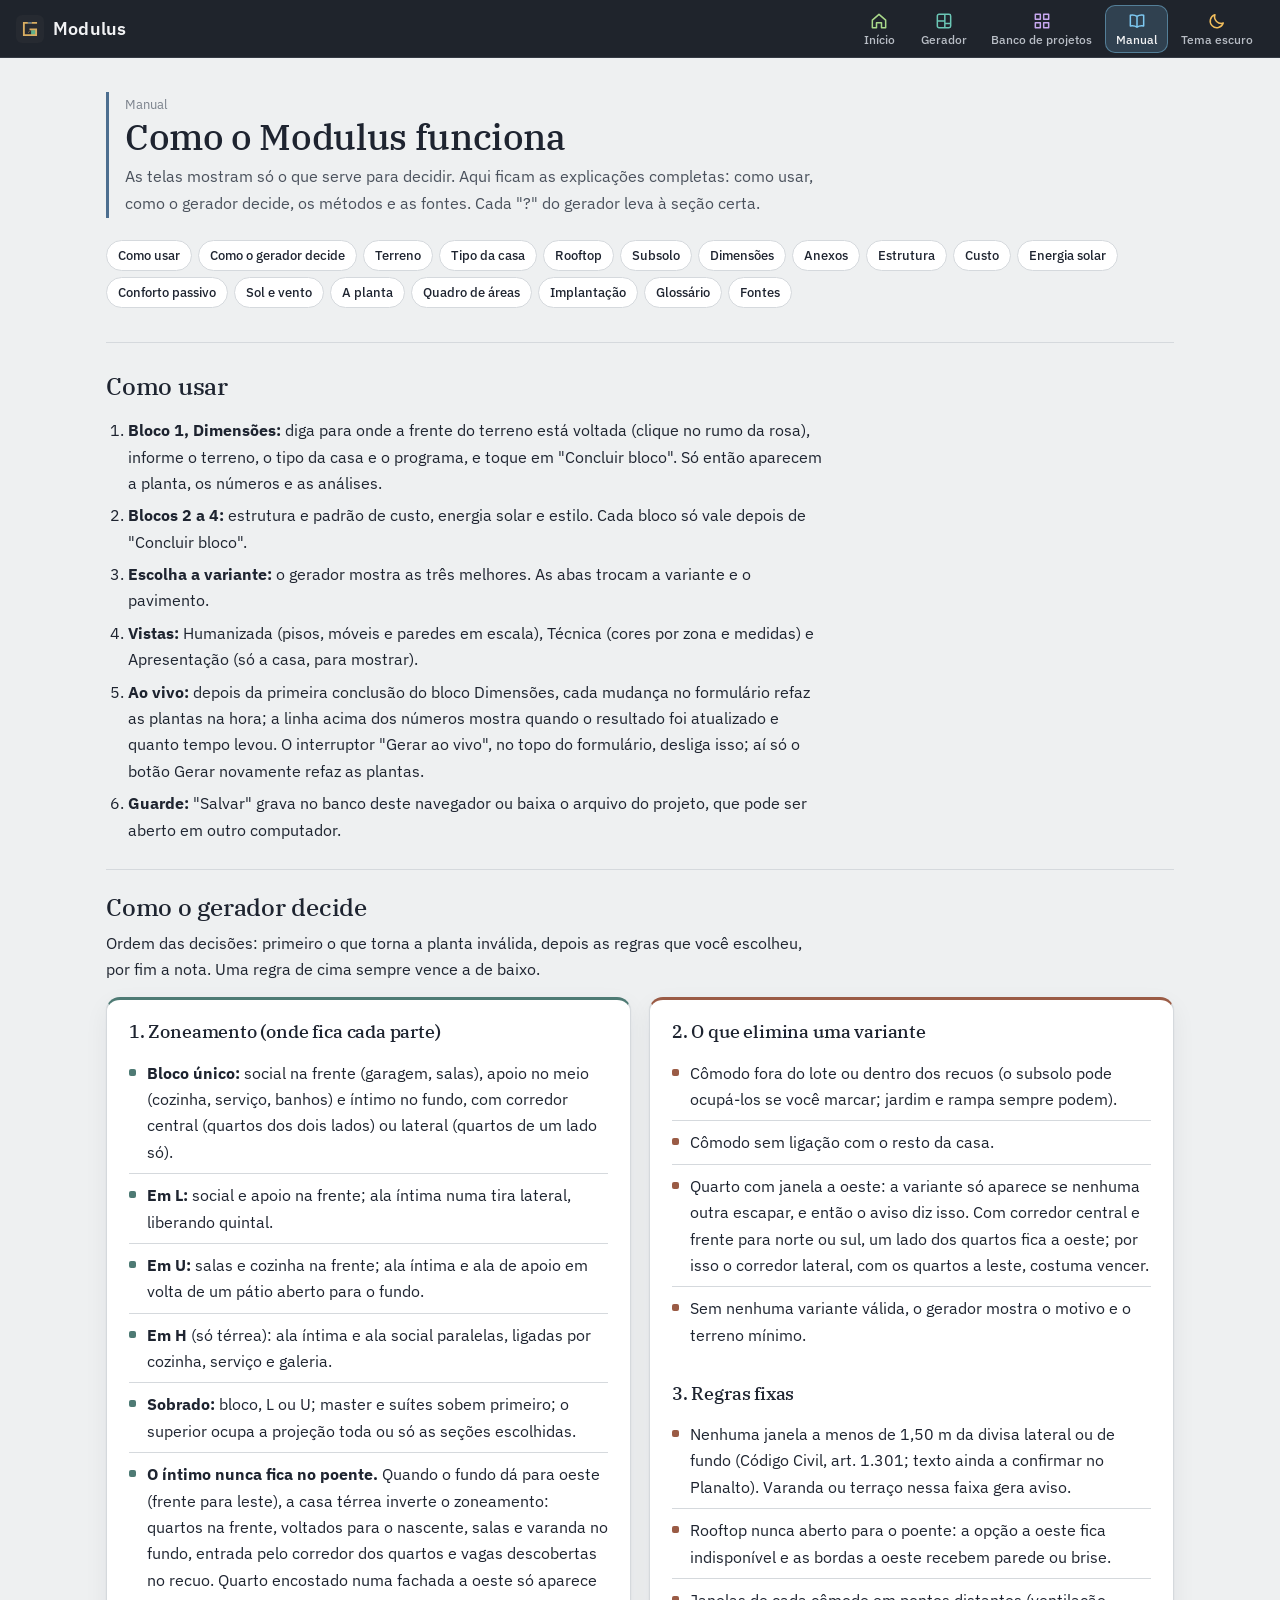
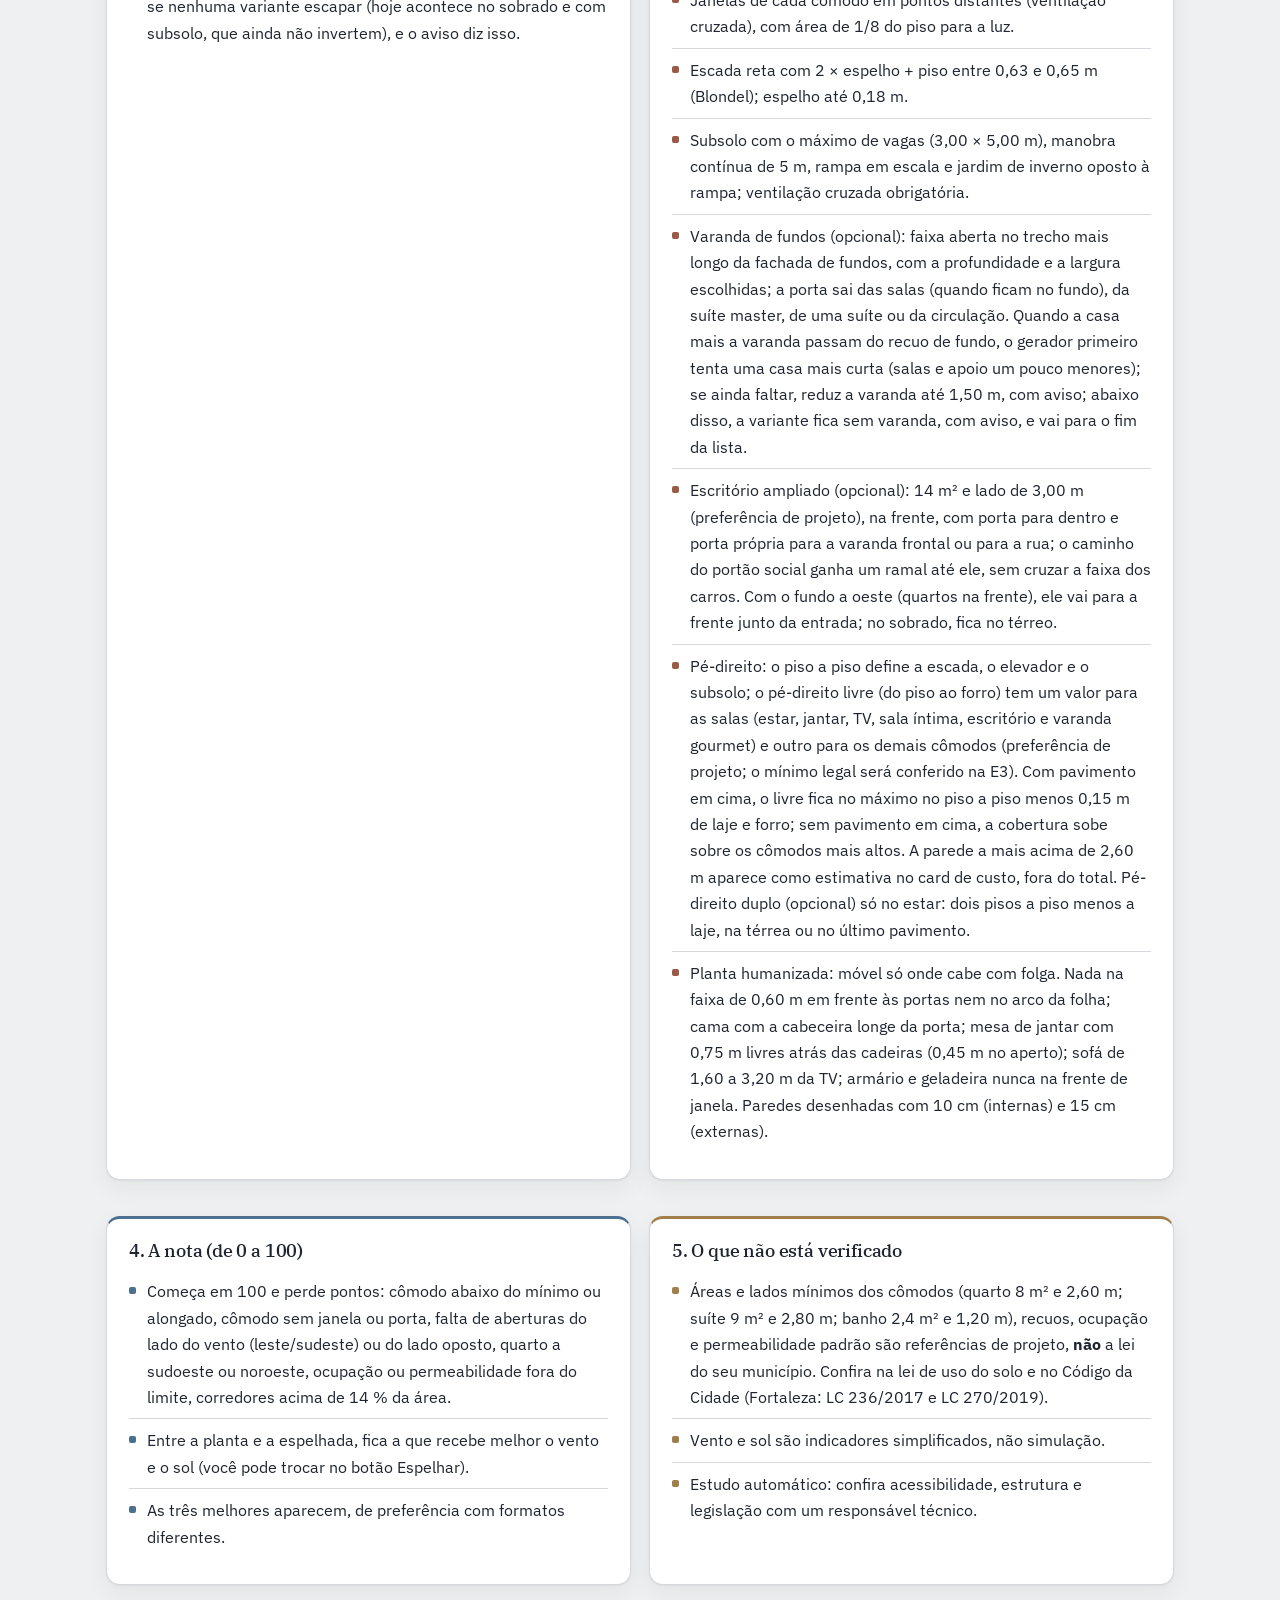
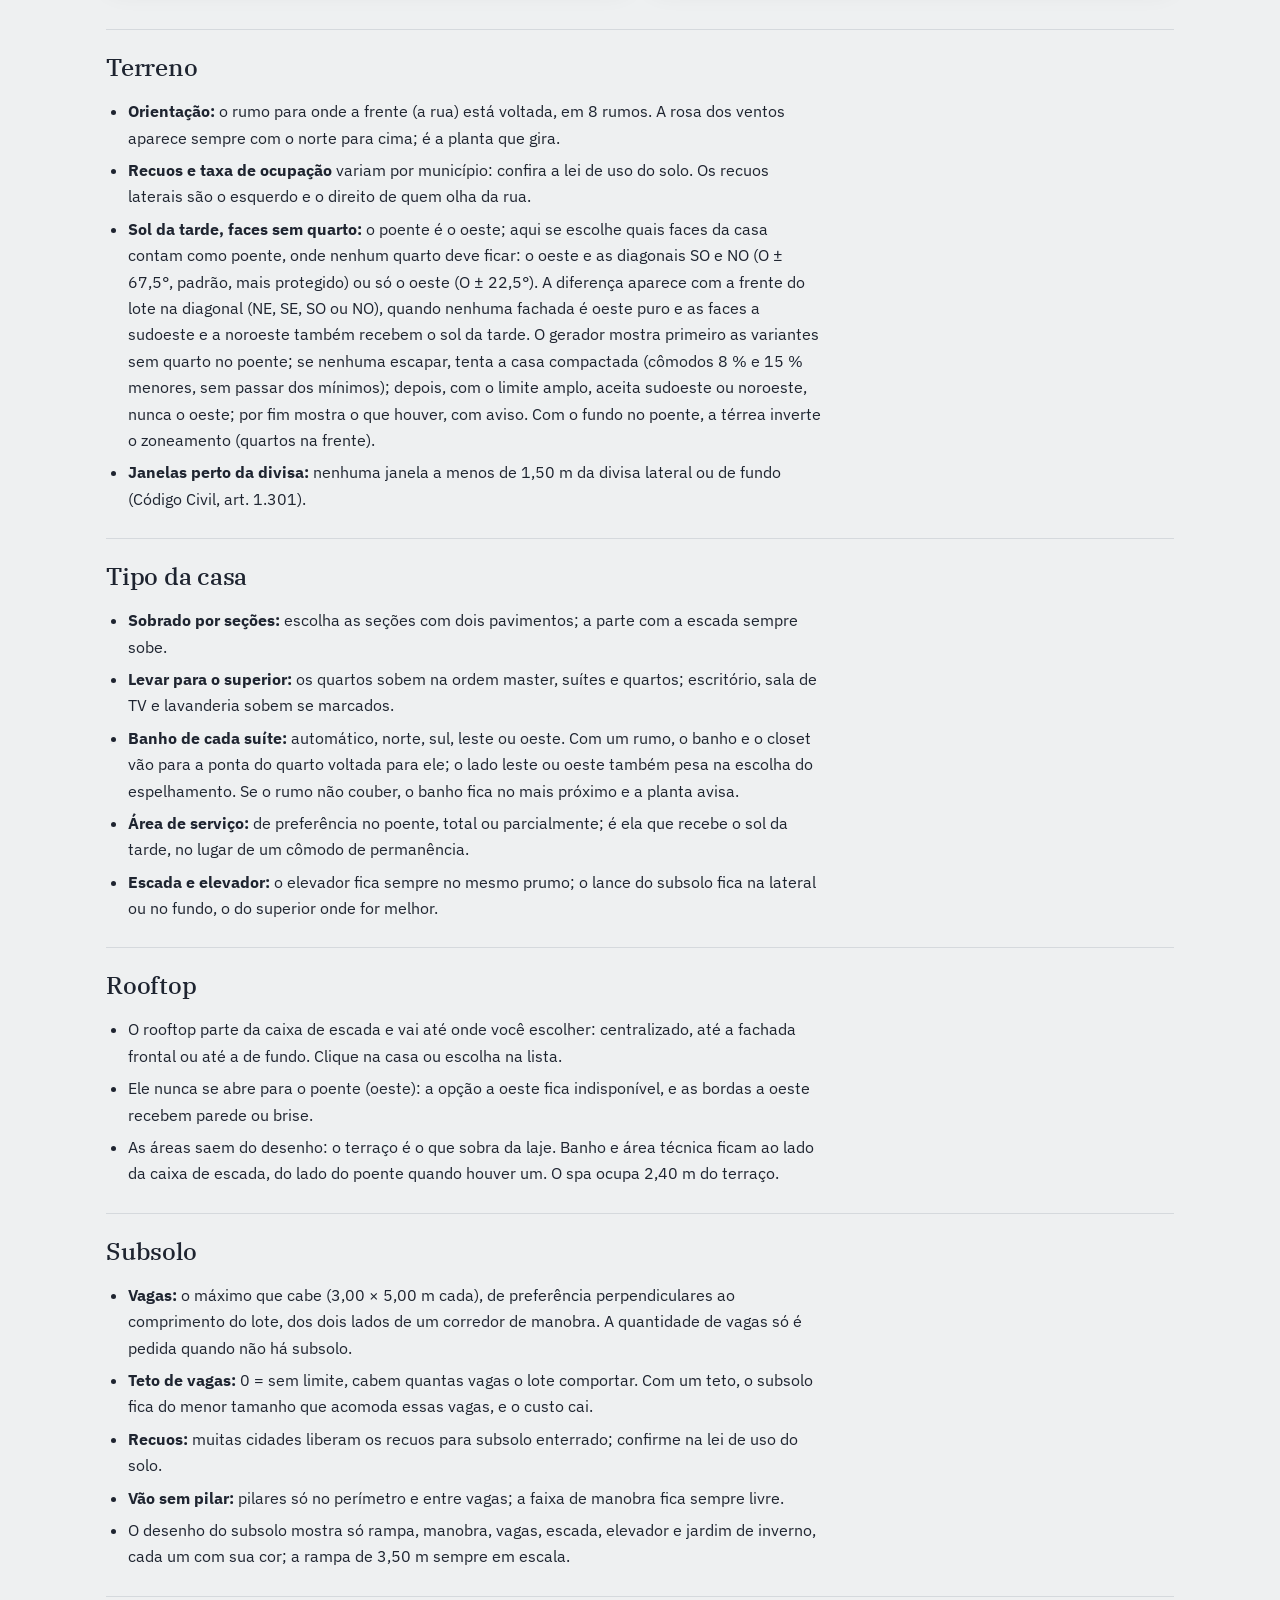
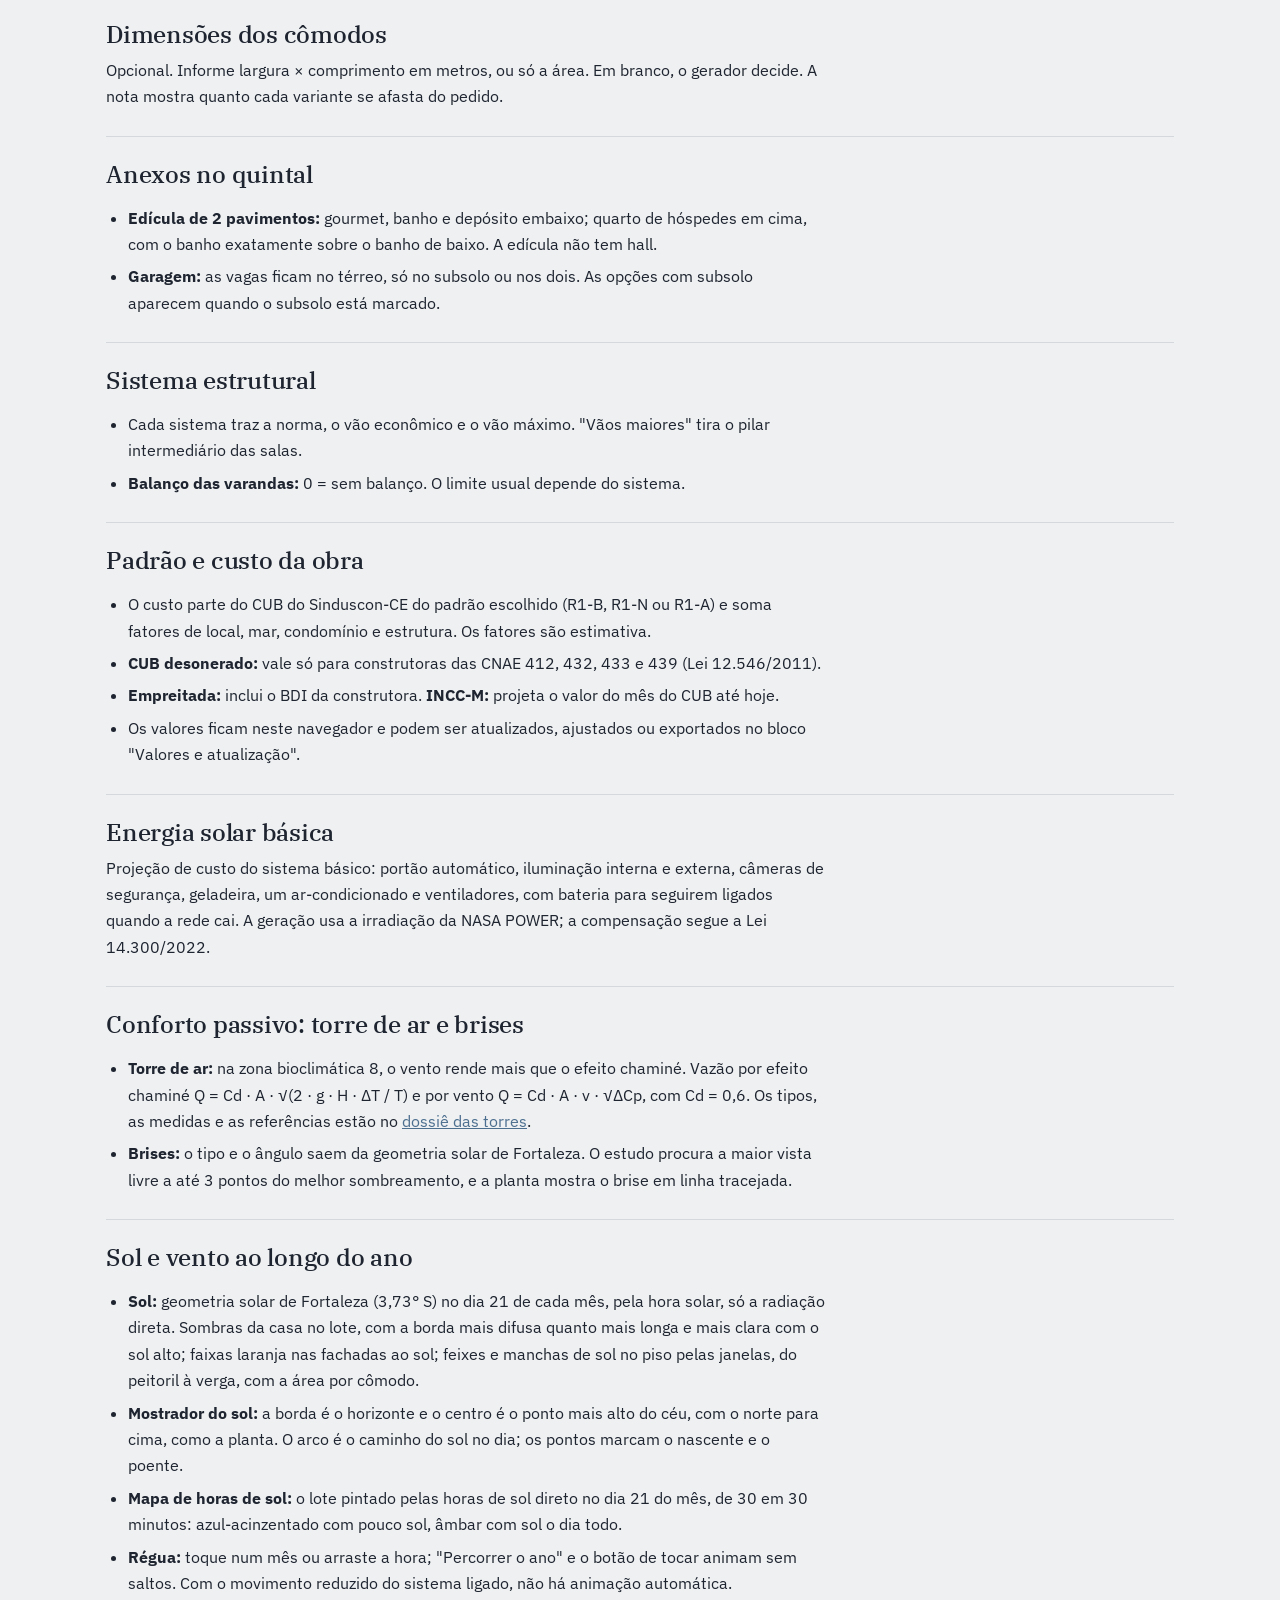
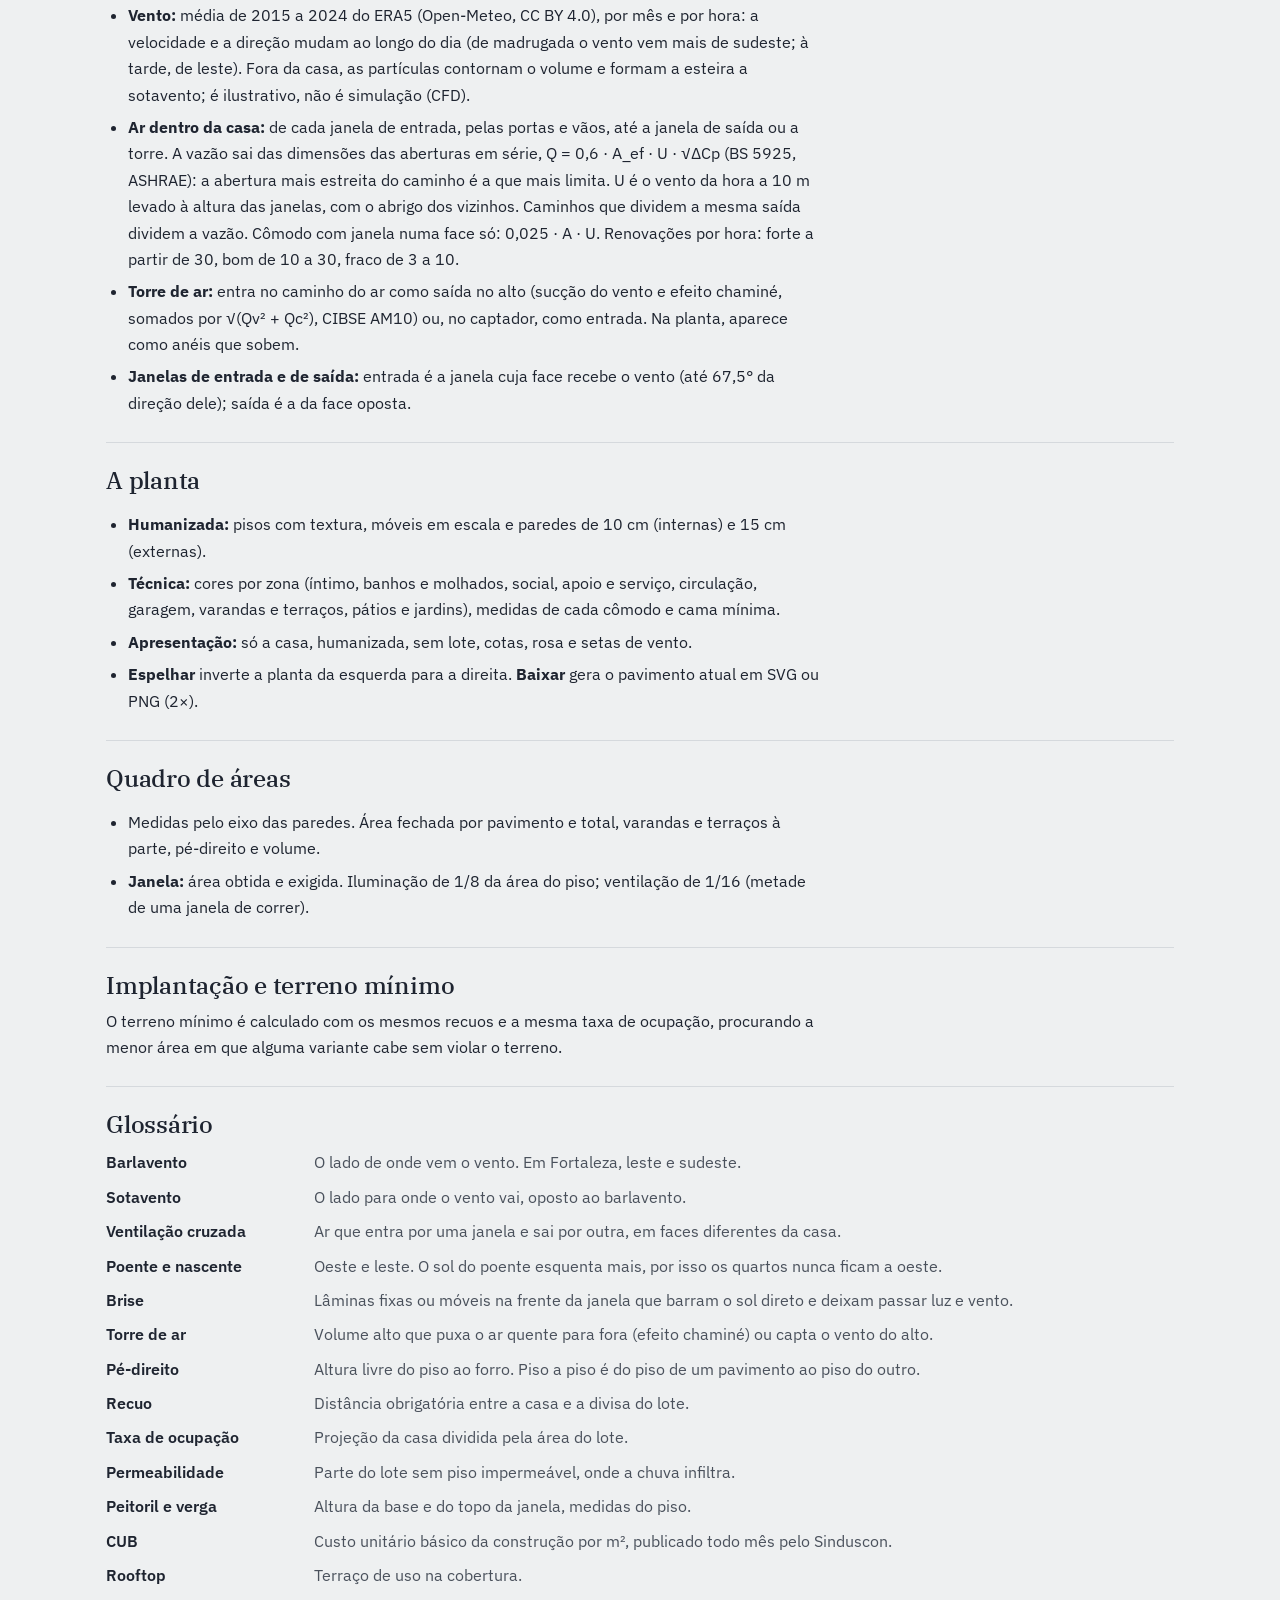
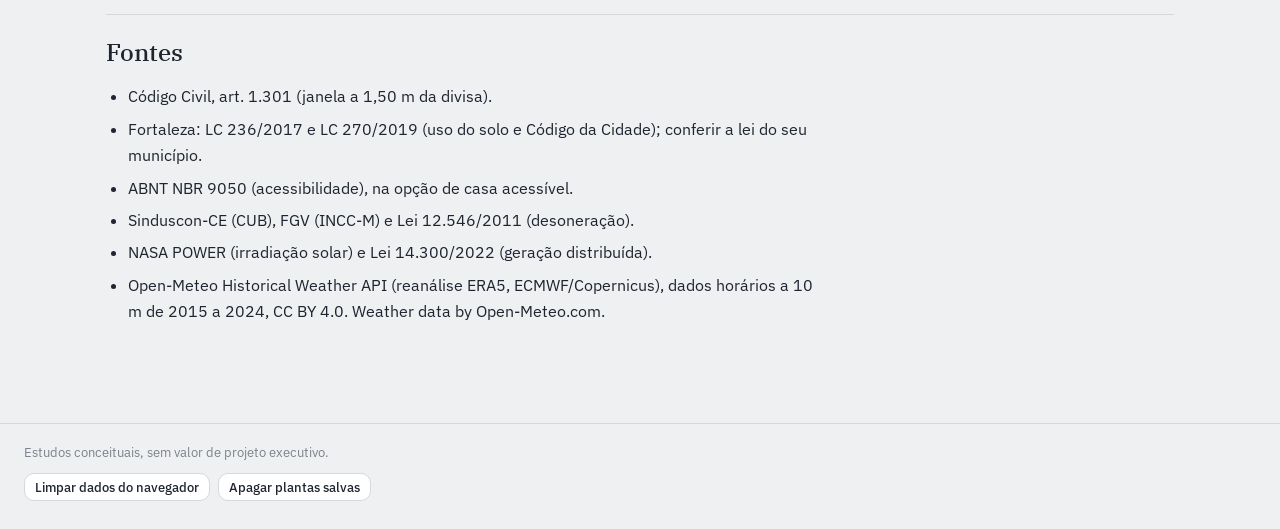
<file: manual/index.html>
<!doctype html>
<html lang="pt-BR">
<head>
<meta charset="utf-8">
<link rel="icon" href="../assets/logo.svg" type="image/svg+xml">
<meta name="viewport" content="width=device-width, initial-scale=1, viewport-fit=cover">
<title>Manual · Modulus</title>
<meta name="description" content="Manual do Modulus: como usar o gerador, como ele decide, métodos, fontes e glossário.">
<link rel="preconnect" href="https://fonts.googleapis.com">
<link rel="preconnect" href="https://fonts.gstatic.com" crossorigin>
<link href="https://fonts.googleapis.com/css2?family=IBM+Plex+Sans:wght@400;500;600&family=IBM+Plex+Serif:ital,wght@0,400;0,500;1,400&display=swap" rel="stylesheet">
<link rel="stylesheet" href="../assets/base.css">
<script src="../assets/base.js"></script>
<script src="../assets/limpeza.js"></script>
<style>
.man-toc{display:flex;flex-wrap:wrap;gap:6px;margin:14px 0 0;padding:0;list-style:none}
.man-toc a{display:inline-block;font:500 13px/1 'IBM Plex Sans',system-ui,sans-serif;color:var(--ink);text-decoration:none;padding:8px 11px;border:1px solid var(--line);border-radius:999px;background:var(--surface-2)}
.man-toc a:hover{border-color:var(--ink-3)}
.man-toc a:focus-visible{outline:2px solid var(--steel);outline-offset:2px}
.man h2{scroll-margin-top:90px}
.man section{padding-top:6px}
.man section+section{border-top:1px solid var(--line);margin-top:26px;padding-top:22px}
.man dl{display:grid;grid-template-columns:minmax(120px,190px) minmax(0,1fr);gap:8px 18px;margin:10px 0 0}
.man dt{font-weight:600}
.man dd{margin:0;color:var(--ink-2)}
@media (max-width:620px){.man dl{grid-template-columns:minmax(0,1fr)}.man dd{margin-bottom:6px}}
.man code{font:500 13px/1 ui-monospace,Consolas,monospace;background:var(--surface-2);border:1px solid var(--line);border-radius:6px;padding:2px 5px}
.man ol,.man ul.lista{padding-left:22px;display:grid;gap:6px;max-width:72ch}
</style>
</head>
<body data-nav="manual" data-root="../">
<header class="bar">
  <div class="bar-in">
    <div class="brand">
      <div class="brand-mark" aria-hidden="true"><span></span></div>
    </div>
    <button class="btn" id="themeBtn" type="button" data-tip="Alterna entre o tema claro e o escuro. A escolha fica guardada neste navegador">Tema escuro</button>
  </div>
</header>

<main class="page man">
  <section class="panel" style="--c:var(--steel)">
    <div class="panel-head">
      <p class="eyebrow">Manual</p>
      <h1 style="font-size:clamp(26px,4vw,36px)">Como o Modulus funciona</h1>
      <p>As telas mostram só o que serve para decidir. Aqui ficam as explicações completas: como usar, como o gerador decide, os métodos e as fontes. Cada "?" do gerador leva à seção certa.</p>
    </div>
    <ul class="man-toc" aria-label="Seções do manual">
      <li><a href="#usar">Como usar</a></li><li><a href="#como-decide">Como o gerador decide</a></li><li><a href="#terreno">Terreno</a></li>
      <li><a href="#tipo">Tipo da casa</a></li><li><a href="#rooftop">Rooftop</a></li><li><a href="#subsolo">Subsolo</a></li>
      <li><a href="#dimensoes">Dimensões</a></li><li><a href="#anexos">Anexos</a></li><li><a href="#estrutura">Estrutura</a></li>
      <li><a href="#custo">Custo</a></li><li><a href="#solar">Energia solar</a></li><li><a href="#conforto">Conforto passivo</a></li>
      <li><a href="#sol-vento">Sol e vento</a></li><li><a href="#planta">A planta</a></li><li><a href="#quadro">Quadro de áreas</a></li>
      <li><a href="#implantacao">Implantação</a></li><li><a href="#glossario">Glossário</a></li><li><a href="#fontes">Fontes</a></li>
    </ul>
  </section>

  <section class="panel" style="--c:var(--patina)">
  <section id="usar">
    <h2>Como usar</h2>
    <ol>
      <li><strong>Bloco 1, Dimensões:</strong> diga para onde a frente do terreno está voltada (clique no rumo da rosa), informe o terreno, o tipo da casa e o programa, e toque em "Concluir bloco". Só então aparecem a planta, os números e as análises.</li>
      <li><strong>Blocos 2 a 4:</strong> estrutura e padrão de custo, energia solar e estilo. Cada bloco só vale depois de "Concluir bloco".</li>
      <li><strong>Escolha a variante:</strong> o gerador mostra as três melhores. As abas trocam a variante e o pavimento.</li>
      <li><strong>Vistas:</strong> Humanizada (pisos, móveis e paredes em escala), Técnica (cores por zona e medidas) e Apresentação (só a casa, para mostrar).</li>
      <li><strong>Ao vivo:</strong> depois da primeira conclusão do bloco Dimensões, cada mudança no formulário refaz as plantas na hora; a linha acima dos números mostra quando o resultado foi atualizado e quanto tempo levou. O interruptor "Gerar ao vivo", no topo do formulário, desliga isso; aí só o botão Gerar novamente refaz as plantas.</li>
      <li><strong>Guarde:</strong> "Salvar" grava no banco deste navegador ou baixa o arquivo do projeto, que pode ser aberto em outro computador.</li>
    </ol>
  </section>

  <section id="como-decide">
    <h2>Como o gerador decide</h2>
    <p>Ordem das decisões: primeiro o que torna a planta inválida, depois as regras que você escolheu, por fim a nota. Uma regra de cima sempre vence a de baixo.</p>
    <div class="grid2">
      <div class="card tint" style="--c:var(--patina)">
        <h3>1. Zoneamento (onde fica cada parte)</h3>
        <ul class="clean" style="--c:var(--patina)">
          <li><strong>Bloco único:</strong> social na frente (garagem, salas), apoio no meio (cozinha, serviço, banhos) e íntimo no fundo, com corredor central (quartos dos dois lados) ou lateral (quartos de um lado só).</li>
          <li><strong>Em L:</strong> social e apoio na frente; ala íntima numa tira lateral, liberando quintal.</li>
          <li><strong>Em U:</strong> salas e cozinha na frente; ala íntima e ala de apoio em volta de um pátio aberto para o fundo.</li>
          <li><strong>Em H</strong> (só térrea): ala íntima e ala social paralelas, ligadas por cozinha, serviço e galeria.</li>
          <li><strong>Sobrado:</strong> bloco, L ou U; master e suítes sobem primeiro; o superior ocupa a projeção toda ou só as seções escolhidas.</li>
          <li><strong>O íntimo nunca fica no poente.</strong> Quando o fundo dá para oeste (frente para leste), a casa térrea inverte o zoneamento: quartos na frente, voltados para o nascente, salas e varanda no fundo, entrada pelo corredor dos quartos e vagas descobertas no recuo. Quarto encostado numa fachada a oeste só aparece se nenhuma variante escapar (hoje acontece no sobrado e com subsolo, que ainda não invertem), e o aviso diz isso.</li>
        </ul>
      </div>
      <div class="card tint" style="--c:var(--rust)">
        <h3>2. O que elimina uma variante</h3>
        <ul class="clean" style="--c:var(--rust)">
          <li>Cômodo fora do lote ou dentro dos recuos (o subsolo pode ocupá-los se você marcar; jardim e rampa sempre podem).</li>
          <li>Cômodo sem ligação com o resto da casa.</li>
          <li>Quarto com janela a oeste: a variante só aparece se nenhuma outra escapar, e então o aviso diz isso. Com corredor central e frente para norte ou sul, um lado dos quartos fica a oeste; por isso o corredor lateral, com os quartos a leste, costuma vencer.</li>
          <li>Sem nenhuma variante válida, o gerador mostra o motivo e o terreno mínimo.</li>
        </ul>
        <h3>3. Regras fixas</h3>
        <ul class="clean" style="--c:var(--rust)">
          <li>Nenhuma janela a menos de 1,50 m da divisa lateral ou de fundo (Código Civil, art. 1.301; texto ainda a confirmar no Planalto). Varanda ou terraço nessa faixa gera aviso.</li>
          <li>Rooftop nunca aberto para o poente: a opção a oeste fica indisponível e as bordas a oeste recebem parede ou brise.</li>
          <li>Janelas de cada cômodo em pontos distantes (ventilação cruzada), com área de 1/8 do piso para a luz.</li>
          <li>Escada reta com 2 × espelho + piso entre 0,63 e 0,65 m (Blondel); espelho até 0,18 m.</li>
          <li>Subsolo com o máximo de vagas (3,00 × 5,00 m), manobra contínua de 5 m, rampa em escala e jardim de inverno oposto à rampa; ventilação cruzada obrigatória.</li>
          <li>Varanda de fundos (opcional): faixa aberta no trecho mais longo da fachada de fundos, com a profundidade e a largura escolhidas; a porta sai das salas (quando ficam no fundo), da suíte master, de uma suíte ou da circulação. Quando a casa mais a varanda passam do recuo de fundo, o gerador primeiro tenta uma casa mais curta (salas e apoio um pouco menores); se ainda faltar, reduz a varanda até 1,50 m, com aviso; abaixo disso, a variante fica sem varanda, com aviso, e vai para o fim da lista.</li>
          <li>Escritório ampliado (opcional): 14 m² e lado de 3,00 m (preferência de projeto), na frente, com porta para dentro e porta própria para a varanda frontal ou para a rua; o caminho do portão social ganha um ramal até ele, sem cruzar a faixa dos carros. Com o fundo a oeste (quartos na frente), ele vai para a frente junto da entrada; no sobrado, fica no térreo.</li>
          <li>Pé-direito: o piso a piso define a escada, o elevador e o subsolo; o pé-direito livre (do piso ao forro) tem um valor para as salas (estar, jantar, TV, sala íntima, escritório e varanda gourmet) e outro para os demais cômodos (preferência de projeto; o mínimo legal será conferido na E3). Com pavimento em cima, o livre fica no máximo no piso a piso menos 0,15 m de laje e forro; sem pavimento em cima, a cobertura sobe sobre os cômodos mais altos. A parede a mais acima de 2,60 m aparece como estimativa no card de custo, fora do total. Pé-direito duplo (opcional) só no estar: dois pisos a piso menos a laje, na térrea ou no último pavimento.</li>
          <li>Planta humanizada: móvel só onde cabe com folga. Nada na faixa de 0,60 m em frente às portas nem no arco da folha; cama com a cabeceira longe da porta; mesa de jantar com 0,75 m livres atrás das cadeiras (0,45 m no aperto); sofá de 1,60 a 3,20 m da TV; armário e geladeira nunca na frente de janela. Paredes desenhadas com 10 cm (internas) e 15 cm (externas).</li>
        </ul>
      </div>
      <div class="card tint" style="--c:var(--steel)">
        <h3>4. A nota (de 0 a 100)</h3>
        <ul class="clean" style="--c:var(--steel)">
          <li>Começa em 100 e perde pontos: cômodo abaixo do mínimo ou alongado, cômodo sem janela ou porta, falta de aberturas do lado do vento (leste/sudeste) ou do lado oposto, quarto a sudoeste ou noroeste, ocupação ou permeabilidade fora do limite, corredores acima de 14 % da área.</li>
          <li>Entre a planta e a espelhada, fica a que recebe melhor o vento e o sol (você pode trocar no botão Espelhar).</li>
          <li>As três melhores aparecem, de preferência com formatos diferentes.</li>
        </ul>
      </div>
      <div class="card tint" style="--c:var(--brass)">
        <h3>5. O que não está verificado</h3>
        <ul class="clean" style="--c:var(--brass)">
          <li>Áreas e lados mínimos dos cômodos (quarto 8 m² e 2,60 m; suíte 9 m² e 2,80 m; banho 2,4 m² e 1,20 m), recuos, ocupação e permeabilidade padrão são referências de projeto, <strong>não</strong> a lei do seu município. Confira na lei de uso do solo e no Código da Cidade (Fortaleza: LC 236/2017 e LC 270/2019).</li>
          <li>Vento e sol são indicadores simplificados, não simulação.</li>
          <li>Estudo automático: confira acessibilidade, estrutura e legislação com um responsável técnico.</li>
        </ul>
      </div>
    </div>
  </section>

  <section id="terreno">
    <h2>Terreno</h2>
    <ul class="lista">
      <li><strong>Orientação:</strong> o rumo para onde a frente (a rua) está voltada, em 8 rumos. A rosa dos ventos aparece sempre com o norte para cima; é a planta que gira.</li>
      <li><strong>Recuos e taxa de ocupação</strong> variam por município: confira a lei de uso do solo. Os recuos laterais são o esquerdo e o direito de quem olha da rua.</li>
      <li><strong>Sol da tarde, faces sem quarto:</strong> o poente é o oeste; aqui se escolhe quais faces da casa contam como poente, onde nenhum quarto deve ficar: o oeste e as diagonais SO e NO (O ± 67,5°, padrão, mais protegido) ou só o oeste (O ± 22,5°). A diferença aparece com a frente do lote na diagonal (NE, SE, SO ou NO), quando nenhuma fachada é oeste puro e as faces a sudoeste e a noroeste também recebem o sol da tarde. O gerador mostra primeiro as variantes sem quarto no poente; se nenhuma escapar, tenta a casa compactada (cômodos 8 % e 15 % menores, sem passar dos mínimos); depois, com o limite amplo, aceita sudoeste ou noroeste, nunca o oeste; por fim mostra o que houver, com aviso. Com o fundo no poente, a térrea inverte o zoneamento (quartos na frente).</li>
      <li><strong>Janelas perto da divisa:</strong> nenhuma janela a menos de 1,50 m da divisa lateral ou de fundo (Código Civil, art. 1.301).</li>
    </ul>
  </section>

  <section id="tipo">
    <h2>Tipo da casa</h2>
    <ul class="lista">
      <li><strong>Sobrado por seções:</strong> escolha as seções com dois pavimentos; a parte com a escada sempre sobe.</li>
      <li><strong>Levar para o superior:</strong> os quartos sobem na ordem master, suítes e quartos; escritório, sala de TV e lavanderia sobem se marcados.</li>
      <li><strong>Banho de cada suíte:</strong> automático, norte, sul, leste ou oeste. Com um rumo, o banho e o closet vão para a ponta do quarto voltada para ele; o lado leste ou oeste também pesa na escolha do espelhamento. Se o rumo não couber, o banho fica no mais próximo e a planta avisa.</li>
      <li><strong>Área de serviço:</strong> de preferência no poente, total ou parcialmente; é ela que recebe o sol da tarde, no lugar de um cômodo de permanência.</li>
      <li><strong>Escada e elevador:</strong> o elevador fica sempre no mesmo prumo; o lance do subsolo fica na lateral ou no fundo, o do superior onde for melhor.</li>
    </ul>
  </section>

  <section id="rooftop">
    <h2>Rooftop</h2>
    <ul class="lista">
      <li>O rooftop parte da caixa de escada e vai até onde você escolher: centralizado, até a fachada frontal ou até a de fundo. Clique na casa ou escolha na lista.</li>
      <li>Ele nunca se abre para o poente (oeste): a opção a oeste fica indisponível, e as bordas a oeste recebem parede ou brise.</li>
      <li>As áreas saem do desenho: o terraço é o que sobra da laje. Banho e área técnica ficam ao lado da caixa de escada, do lado do poente quando houver um. O spa ocupa 2,40 m do terraço.</li>
    </ul>
  </section>

  <section id="subsolo">
    <h2>Subsolo</h2>
    <ul class="lista">
      <li><strong>Vagas:</strong> o máximo que cabe (3,00 × 5,00 m cada), de preferência perpendiculares ao comprimento do lote, dos dois lados de um corredor de manobra. A quantidade de vagas só é pedida quando não há subsolo.</li>
      <li><strong>Teto de vagas:</strong> 0 = sem limite, cabem quantas vagas o lote comportar. Com um teto, o subsolo fica do menor tamanho que acomoda essas vagas, e o custo cai.</li>
      <li><strong>Recuos:</strong> muitas cidades liberam os recuos para subsolo enterrado; confirme na lei de uso do solo.</li>
      <li><strong>Vão sem pilar:</strong> pilares só no perímetro e entre vagas; a faixa de manobra fica sempre livre.</li>
      <li>O desenho do subsolo mostra só rampa, manobra, vagas, escada, elevador e jardim de inverno, cada um com sua cor; a rampa de 3,50 m sempre em escala.</li>
    </ul>
  </section>

  <section id="dimensoes">
    <h2>Dimensões dos cômodos</h2>
    <p>Opcional. Informe largura × comprimento em metros, ou só a área. Em branco, o gerador decide. A nota mostra quanto cada variante se afasta do pedido.</p>
  </section>

  <section id="anexos">
    <h2>Anexos no quintal</h2>
    <ul class="lista">
      <li><strong>Edícula de 2 pavimentos:</strong> gourmet, banho e depósito embaixo; quarto de hóspedes em cima, com o banho exatamente sobre o banho de baixo. A edícula não tem hall.</li>
      <li><strong>Garagem:</strong> as vagas ficam no térreo, só no subsolo ou nos dois. As opções com subsolo aparecem quando o subsolo está marcado.</li>
    </ul>
  </section>

  <section id="estrutura">
    <h2>Sistema estrutural</h2>
    <ul class="lista">
      <li>Cada sistema traz a norma, o vão econômico e o vão máximo. "Vãos maiores" tira o pilar intermediário das salas.</li>
      <li><strong>Balanço das varandas:</strong> 0 = sem balanço. O limite usual depende do sistema.</li>
    </ul>
  </section>

  <section id="custo">
    <h2>Padrão e custo da obra</h2>
    <ul class="lista">
      <li>O custo parte do CUB do Sinduscon-CE do padrão escolhido (R1-B, R1-N ou R1-A) e soma fatores de local, mar, condomínio e estrutura. Os fatores são estimativa.</li>
      <li><strong>CUB desonerado:</strong> vale só para construtoras das CNAE 412, 432, 433 e 439 (Lei 12.546/2011).</li>
      <li><strong>Empreitada:</strong> inclui o BDI da construtora. <strong>INCC-M:</strong> projeta o valor do mês do CUB até hoje.</li>
      <li>Os valores ficam neste navegador e podem ser atualizados, ajustados ou exportados no bloco "Valores e atualização".</li>
    </ul>
  </section>

  <section id="solar">
    <h2>Energia solar básica</h2>
    <p>Projeção de custo do sistema básico: portão automático, iluminação interna e externa, câmeras de segurança, geladeira, um ar-condicionado e ventiladores, com bateria para seguirem ligados quando a rede cai. A geração usa a irradiação da NASA POWER; a compensação segue a Lei 14.300/2022.</p>
  </section>

  <section id="conforto">
    <h2>Conforto passivo: torre de ar e brises</h2>
    <ul class="lista">
      <li><strong>Torre de ar:</strong> na zona bioclimática 8, o vento rende mais que o efeito chaminé. Vazão por efeito chaminé Q = Cd · A · √(2 · g · H · ΔT / T) e por vento Q = Cd · A · v · √ΔCp, com Cd = 0,6. Os tipos, as medidas e as referências estão no <a href="../torre/">dossiê das torres</a>.</li>
      <li><strong>Brises:</strong> o tipo e o ângulo saem da geometria solar de Fortaleza. O estudo procura a maior vista livre a até 3 pontos do melhor sombreamento, e a planta mostra o brise em linha tracejada.</li>
    </ul>
  </section>

  <section id="sol-vento">
    <h2>Sol e vento ao longo do ano</h2>
    <ul class="lista">
      <li><strong>Sol:</strong> geometria solar de Fortaleza (3,73° S) no dia 21 de cada mês, pela hora solar, só a radiação direta. Sombras da casa no lote, com a borda mais difusa quanto mais longa e mais clara com o sol alto; faixas laranja nas fachadas ao sol; feixes e manchas de sol no piso pelas janelas, do peitoril à verga, com a área por cômodo.</li>
      <li><strong>Mostrador do sol:</strong> a borda é o horizonte e o centro é o ponto mais alto do céu, com o norte para cima, como a planta. O arco é o caminho do sol no dia; os pontos marcam o nascente e o poente.</li>
      <li><strong>Mapa de horas de sol:</strong> o lote pintado pelas horas de sol direto no dia 21 do mês, de 30 em 30 minutos: azul-acinzentado com pouco sol, âmbar com sol o dia todo.</li>
      <li><strong>Régua:</strong> toque num mês ou arraste a hora; "Percorrer o ano" e o botão de tocar animam sem saltos. Com o movimento reduzido do sistema ligado, não há animação automática.</li>
      <li><strong>Vento:</strong> média de 2015 a 2024 do ERA5 (Open-Meteo, CC BY 4.0), por mês e por hora: a velocidade e a direção mudam ao longo do dia (de madrugada o vento vem mais de sudeste; à tarde, de leste). Fora da casa, as partículas contornam o volume e formam a esteira a sotavento; é ilustrativo, não é simulação (CFD).</li>
      <li><strong>Ar dentro da casa:</strong> de cada janela de entrada, pelas portas e vãos, até a janela de saída ou a torre. A vazão sai das dimensões das aberturas em série, Q = 0,6 · A_ef · U · √ΔCp (BS 5925, ASHRAE): a abertura mais estreita do caminho é a que mais limita. U é o vento da hora a 10 m levado à altura das janelas, com o abrigo dos vizinhos. Caminhos que dividem a mesma saída dividem a vazão. Cômodo com janela numa face só: 0,025 · A · U. Renovações por hora: forte a partir de 30, bom de 10 a 30, fraco de 3 a 10.</li>
      <li><strong>Torre de ar:</strong> entra no caminho do ar como saída no alto (sucção do vento e efeito chaminé, somados por √(Qv² + Qc²), CIBSE AM10) ou, no captador, como entrada. Na planta, aparece como anéis que sobem.</li>
      <li><strong>Janelas de entrada e de saída:</strong> entrada é a janela cuja face recebe o vento (até 67,5° da direção dele); saída é a da face oposta.</li>
    </ul>
  </section>

  <section id="planta">
    <h2>A planta</h2>
    <ul class="lista">
      <li><strong>Humanizada:</strong> pisos com textura, móveis em escala e paredes de 10 cm (internas) e 15 cm (externas).</li>
      <li><strong>Técnica:</strong> cores por zona (íntimo, banhos e molhados, social, apoio e serviço, circulação, garagem, varandas e terraços, pátios e jardins), medidas de cada cômodo e cama mínima.</li>
      <li><strong>Apresentação:</strong> só a casa, humanizada, sem lote, cotas, rosa e setas de vento.</li>
      <li><strong>Espelhar</strong> inverte a planta da esquerda para a direita. <strong>Baixar</strong> gera o pavimento atual em SVG ou PNG (2×).</li>
    </ul>
  </section>

  <section id="quadro">
    <h2>Quadro de áreas</h2>
    <ul class="lista">
      <li>Medidas pelo eixo das paredes. Área fechada por pavimento e total, varandas e terraços à parte, pé-direito e volume.</li>
      <li><strong>Janela:</strong> área obtida e exigida. Iluminação de 1/8 da área do piso; ventilação de 1/16 (metade de uma janela de correr).</li>
    </ul>
  </section>

  <section id="implantacao">
    <h2>Implantação e terreno mínimo</h2>
    <p>O terreno mínimo é calculado com os mesmos recuos e a mesma taxa de ocupação, procurando a menor área em que alguma variante cabe sem violar o terreno.</p>
  </section>

  <section id="glossario">
    <h2>Glossário</h2>
    <dl>
      <dt>Barlavento</dt><dd>O lado de onde vem o vento. Em Fortaleza, leste e sudeste.</dd>
      <dt>Sotavento</dt><dd>O lado para onde o vento vai, oposto ao barlavento.</dd>
      <dt>Ventilação cruzada</dt><dd>Ar que entra por uma janela e sai por outra, em faces diferentes da casa.</dd>
      <dt>Poente e nascente</dt><dd>Oeste e leste. O sol do poente esquenta mais, por isso os quartos nunca ficam a oeste.</dd>
      <dt>Brise</dt><dd>Lâminas fixas ou móveis na frente da janela que barram o sol direto e deixam passar luz e vento.</dd>
      <dt>Torre de ar</dt><dd>Volume alto que puxa o ar quente para fora (efeito chaminé) ou capta o vento do alto.</dd>
      <dt>Pé-direito</dt><dd>Altura livre do piso ao forro. Piso a piso é do piso de um pavimento ao piso do outro.</dd>
      <dt>Recuo</dt><dd>Distância obrigatória entre a casa e a divisa do lote.</dd>
      <dt>Taxa de ocupação</dt><dd>Projeção da casa dividida pela área do lote.</dd>
      <dt>Permeabilidade</dt><dd>Parte do lote sem piso impermeável, onde a chuva infiltra.</dd>
      <dt>Peitoril e verga</dt><dd>Altura da base e do topo da janela, medidas do piso.</dd>
      <dt>CUB</dt><dd>Custo unitário básico da construção por m², publicado todo mês pelo Sinduscon.</dd>
      <dt>Rooftop</dt><dd>Terraço de uso na cobertura.</dd>
    </dl>
  </section>

  <section id="fontes">
    <h2>Fontes</h2>
    <ul class="lista">
      <li>Código Civil, art. 1.301 (janela a 1,50 m da divisa).</li>
      <li>Fortaleza: LC 236/2017 e LC 270/2019 (uso do solo e Código da Cidade); conferir a lei do seu município.</li>
      <li>ABNT NBR 9050 (acessibilidade), na opção de casa acessível.</li>
      <li>Sinduscon-CE (CUB), FGV (INCC-M) e Lei 12.546/2011 (desoneração).</li>
      <li>NASA POWER (irradiação solar) e Lei 14.300/2022 (geração distribuída).</li>
      <li>Open-Meteo Historical Weather API (reanálise ERA5, ECMWF/Copernicus), dados horários a 10 m de 2015 a 2024, CC BY 4.0. Weather data by Open-Meteo.com.</li>
    </ul>
  </section>
  </section>
</main>
<footer><div>Estudos conceituais, sem valor de projeto executivo.</div></footer>
</body>
</html>
</file>
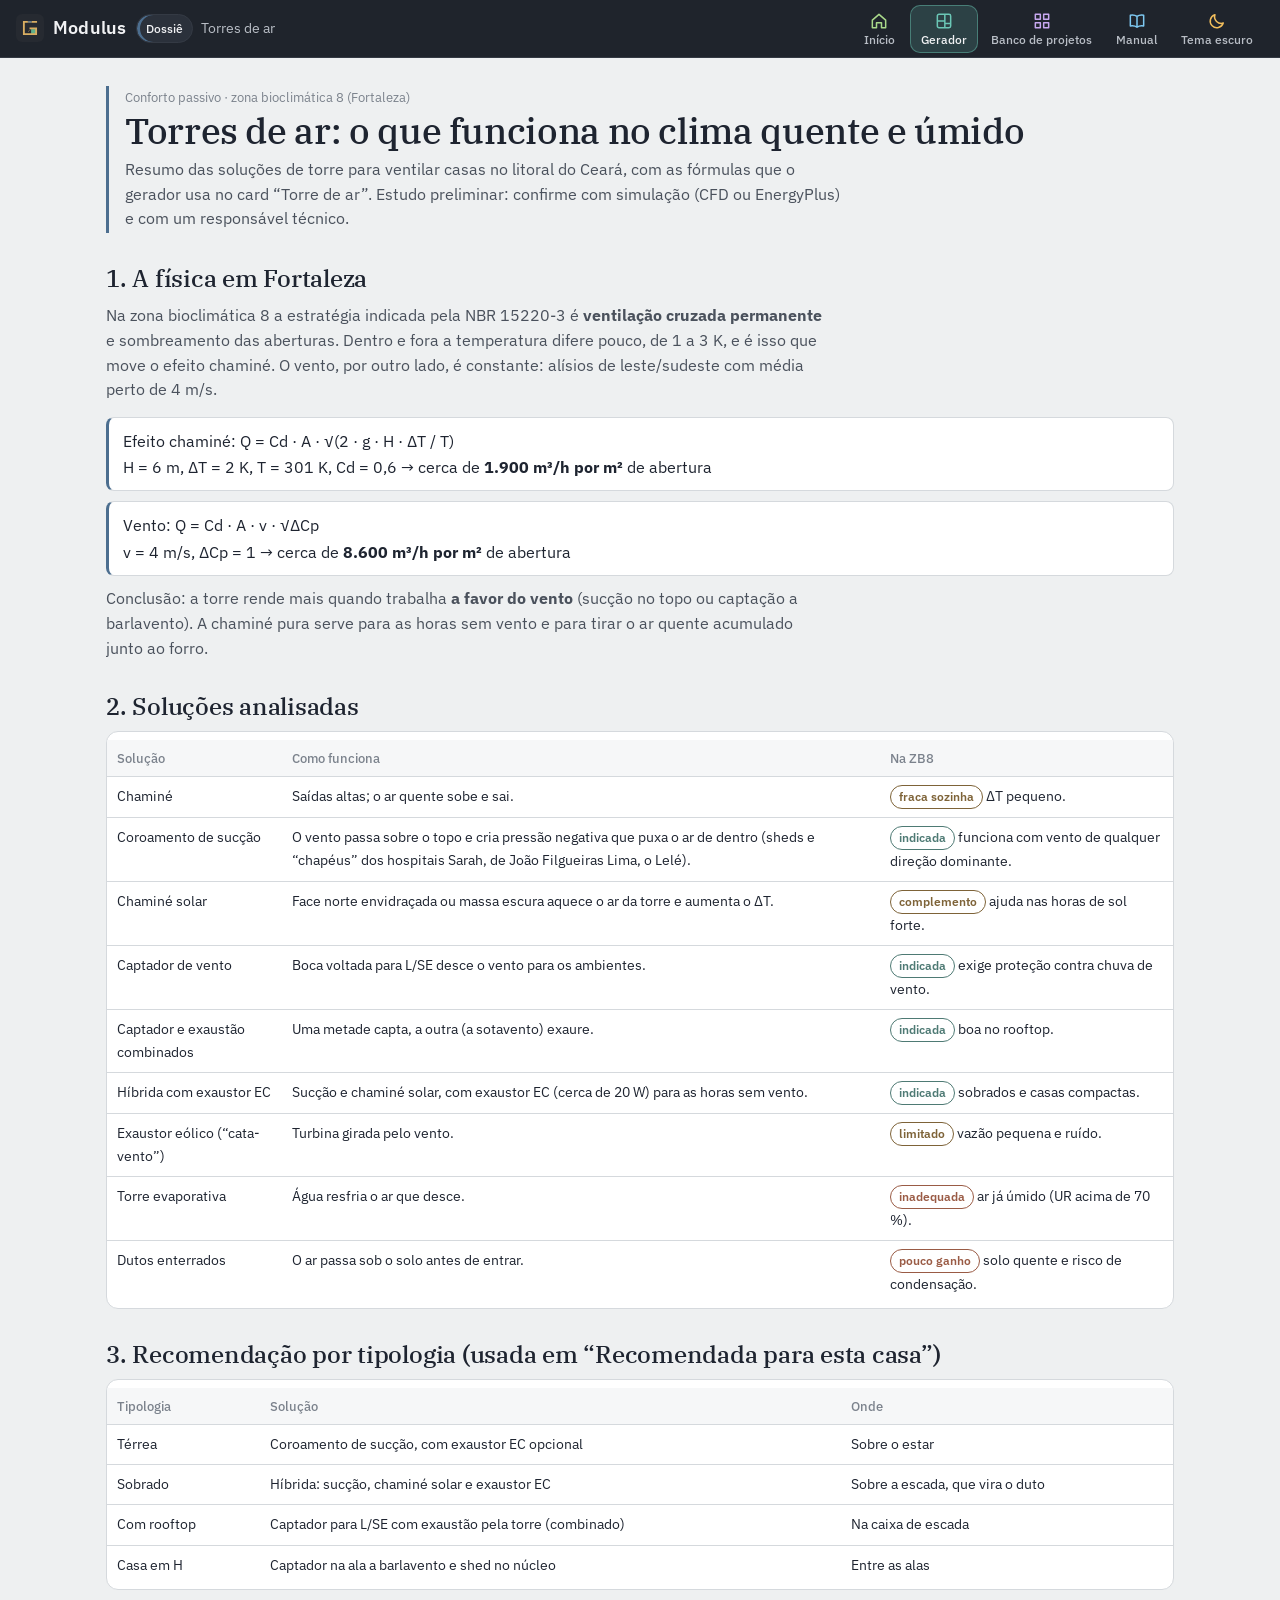
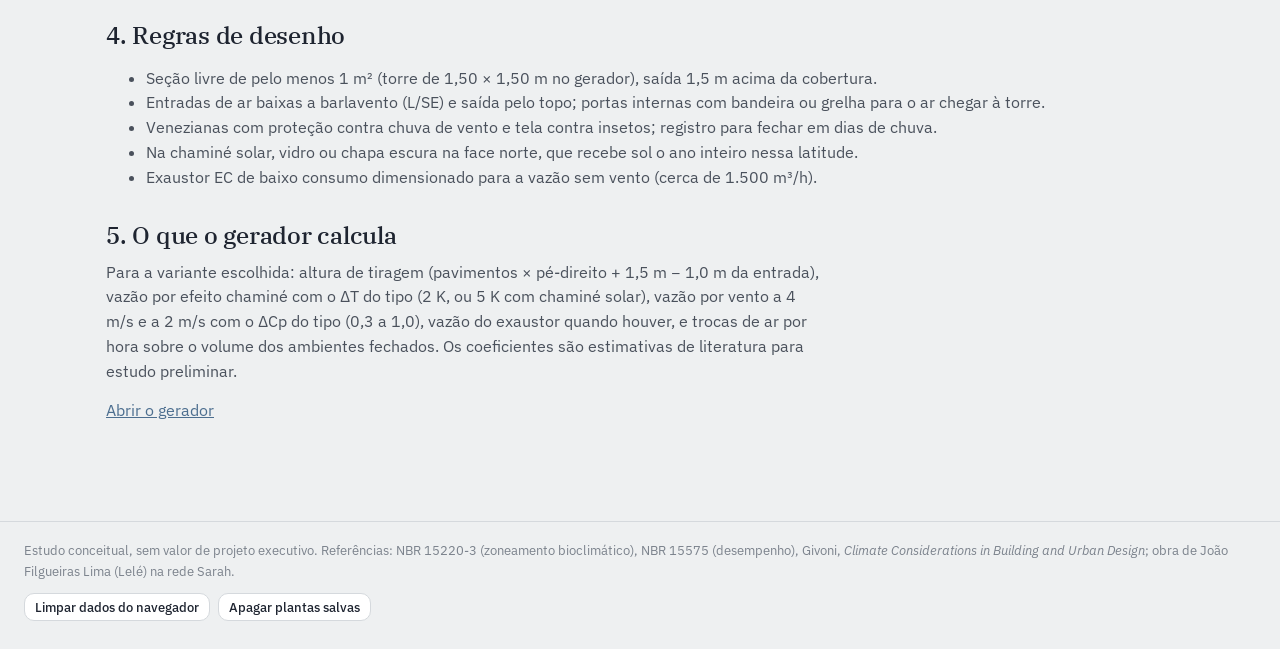
<file: torre/index.html>
<!DOCTYPE html>
<html lang="pt-BR">
<head>
<meta charset="utf-8">
<link rel="icon" href="../assets/logo.svg" type="image/svg+xml">
<meta name="viewport" content="width=device-width, initial-scale=1, viewport-fit=cover">
<title>Torres de ar · Modulus</title>
<meta name="description" content="Dossiê das torres de ar para casas na zona bioclimática 8 (Fortaleza): física, soluções, recomendação por tipologia e fórmulas usadas pelo gerador.">
<link rel="preconnect" href="https://fonts.googleapis.com">
<link rel="preconnect" href="https://fonts.gstatic.com" crossorigin>
<link href="https://fonts.googleapis.com/css2?family=IBM+Plex+Sans:wght@400;500;600&family=IBM+Plex+Serif:ital,wght@0,400;0,500;1,400&display=swap" rel="stylesheet">
<link rel="stylesheet" href="../assets/base.css">
<script src="../assets/base.js"></script>
<script src="../assets/limpeza.js"></script>
<style>
.dossie{max-width:900px}
.dossie h2{margin:30px 0 10px}
.dossie p,.dossie li{color:var(--ink-2);font-size:15.5px;line-height:1.6}
.dossie .formula{font-family:'IBM Plex Sans',system-ui,sans-serif;font-variant-numeric:tabular-nums;background:var(--surface-2);border:1px solid var(--line);border-left:3px solid var(--steel);border-radius:8px;padding:10px 14px;margin:10px 0;color:var(--ink)}
.dossie table{width:100%;border-collapse:collapse;font-size:14px;margin:8px 0 4px}
.dossie th,.dossie td{text-align:left;padding:8px 10px;border-bottom:1px solid var(--line);vertical-align:top}
.dossie th{color:var(--ink-3);font-weight:500;font-size:12.5px}
.dossie .tbl-wrap{overflow-x:auto}
.nota-zb8{display:inline-block;font-size:12px;font-weight:600;border-radius:999px;padding:1px 8px;border:1px solid currentColor}
.ok{color:var(--patina)}.medio{color:var(--brass-ink)}.ruim{color:var(--rust)}
</style>
</head>
<body data-nav="gerador" data-root="../">
<header class="bar">
  <div class="bar-in">
    <div class="brand">
      <div class="brand-mark" aria-hidden="true"><span></span></div>
      <div class="crumb"><span class="chip" style="--c:var(--steel)">Dossiê</span><span class="sec">Torres de ar</span></div>
    </div>
    <button class="btn" id="themeBtn" type="button" data-tip="Alterna entre o tema claro e o escuro. A escolha fica guardada neste navegador">Tema escuro</button>
  </div>
</header>

<main class="page">
  <section class="panel dossie" style="--c:var(--steel)">
    <div class="panel-head">
      <p class="eyebrow">Conforto passivo · zona bioclimática 8 (Fortaleza)</p>
      <h1 style="font-size:clamp(26px,4vw,36px)">Torres de ar: o que funciona no clima quente e úmido</h1>
      <p>Resumo das soluções de torre para ventilar casas no litoral do Ceará, com as fórmulas que o gerador usa no card “Torre de ar”. Estudo preliminar: confirme com simulação (CFD ou EnergyPlus) e com um responsável técnico.</p>
    </div>

    <h2>1. A física em Fortaleza</h2>
    <p>Na zona bioclimática 8 a estratégia indicada pela NBR 15220-3 é <strong>ventilação cruzada permanente</strong> e sombreamento das aberturas. Dentro e fora a temperatura difere pouco, de 1 a 3 K, e é isso que move o efeito chaminé. O vento, por outro lado, é constante: alísios de leste/sudeste com média perto de 4 m/s.</p>
    <div class="formula">Efeito chaminé: Q = Cd · A · √(2 · g · H · ΔT / T)<br>H = 6 m, ΔT = 2 K, T = 301 K, Cd = 0,6 → cerca de <strong>1.900 m³/h por m²</strong> de abertura</div>
    <div class="formula">Vento: Q = Cd · A · v · √ΔCp<br>v = 4 m/s, ΔCp = 1 → cerca de <strong>8.600 m³/h por m²</strong> de abertura</div>
    <p>Conclusão: a torre rende mais quando trabalha <strong>a favor do vento</strong> (sucção no topo ou captação a barlavento). A chaminé pura serve para as horas sem vento e para tirar o ar quente acumulado junto ao forro.</p>

    <h2>2. Soluções analisadas</h2>
    <div class="tbl-wrap"><table>
      <thead><tr><th>Solução</th><th>Como funciona</th><th>Na ZB8</th></tr></thead>
      <tbody>
        <tr><td>Chaminé</td><td>Saídas altas; o ar quente sobe e sai.</td><td><span class="nota-zb8 medio">fraca sozinha</span> ΔT pequeno.</td></tr>
        <tr><td>Coroamento de sucção</td><td>O vento passa sobre o topo e cria pressão negativa que puxa o ar de dentro (sheds e “chapéus” dos hospitais Sarah, de João Filgueiras Lima, o Lelé).</td><td><span class="nota-zb8 ok">indicada</span> funciona com vento de qualquer direção dominante.</td></tr>
        <tr><td>Chaminé solar</td><td>Face norte envidraçada ou massa escura aquece o ar da torre e aumenta o ΔT.</td><td><span class="nota-zb8 medio">complemento</span> ajuda nas horas de sol forte.</td></tr>
        <tr><td>Captador de vento</td><td>Boca voltada para L/SE desce o vento para os ambientes.</td><td><span class="nota-zb8 ok">indicada</span> exige proteção contra chuva de vento.</td></tr>
        <tr><td>Captador e exaustão combinados</td><td>Uma metade capta, a outra (a sotavento) exaure.</td><td><span class="nota-zb8 ok">indicada</span> boa no rooftop.</td></tr>
        <tr><td>Híbrida com exaustor EC</td><td>Sucção e chaminé solar, com exaustor EC (cerca de 20 W) para as horas sem vento.</td><td><span class="nota-zb8 ok">indicada</span> sobrados e casas compactas.</td></tr>
        <tr><td>Exaustor eólico (“cata-vento”)</td><td>Turbina girada pelo vento.</td><td><span class="nota-zb8 medio">limitado</span> vazão pequena e ruído.</td></tr>
        <tr><td>Torre evaporativa</td><td>Água resfria o ar que desce.</td><td><span class="nota-zb8 ruim">inadequada</span> ar já úmido (UR acima de 70 %).</td></tr>
        <tr><td>Dutos enterrados</td><td>O ar passa sob o solo antes de entrar.</td><td><span class="nota-zb8 ruim">pouco ganho</span> solo quente e risco de condensação.</td></tr>
      </tbody>
    </table></div>

    <h2>3. Recomendação por tipologia (usada em “Recomendada para esta casa”)</h2>
    <div class="tbl-wrap"><table>
      <thead><tr><th>Tipologia</th><th>Solução</th><th>Onde</th></tr></thead>
      <tbody>
        <tr><td>Térrea</td><td>Coroamento de sucção, com exaustor EC opcional</td><td>Sobre o estar</td></tr>
        <tr><td>Sobrado</td><td>Híbrida: sucção, chaminé solar e exaustor EC</td><td>Sobre a escada, que vira o duto</td></tr>
        <tr><td>Com rooftop</td><td>Captador para L/SE com exaustão pela torre (combinado)</td><td>Na caixa de escada</td></tr>
        <tr><td>Casa em H</td><td>Captador na ala a barlavento e shed no núcleo</td><td>Entre as alas</td></tr>
      </tbody>
    </table></div>

    <h2>4. Regras de desenho</h2>
    <ul>
      <li>Seção livre de pelo menos 1 m² (torre de 1,50 × 1,50 m no gerador), saída 1,5 m acima da cobertura.</li>
      <li>Entradas de ar baixas a barlavento (L/SE) e saída pelo topo; portas internas com bandeira ou grelha para o ar chegar à torre.</li>
      <li>Venezianas com proteção contra chuva de vento e tela contra insetos; registro para fechar em dias de chuva.</li>
      <li>Na chaminé solar, vidro ou chapa escura na face norte, que recebe sol o ano inteiro nessa latitude.</li>
      <li>Exaustor EC de baixo consumo dimensionado para a vazão sem vento (cerca de 1.500 m³/h).</li>
    </ul>

    <h2>5. O que o gerador calcula</h2>
    <p>Para a variante escolhida: altura de tiragem (pavimentos × pé-direito + 1,5 m − 1,0 m da entrada), vazão por efeito chaminé com o ΔT do tipo (2 K, ou 5 K com chaminé solar), vazão por vento a 4 m/s e a 2 m/s com o ΔCp do tipo (0,3 a 1,0), vazão do exaustor quando houver, e trocas de ar por hora sobre o volume dos ambientes fechados. Os coeficientes são estimativas de literatura para estudo preliminar.</p>
    <p><a href="../gerador/">Abrir o gerador</a></p>
  </section>
</main>
<footer><div>Estudo conceitual, sem valor de projeto executivo. Referências: NBR 15220-3 (zoneamento bioclimático), NBR 15575 (desempenho), Givoni, <em>Climate Considerations in Building and Urban Design</em>; obra de João Filgueiras Lima (Lelé) na rede Sarah.</div></footer>
</body>
</html>
</file>
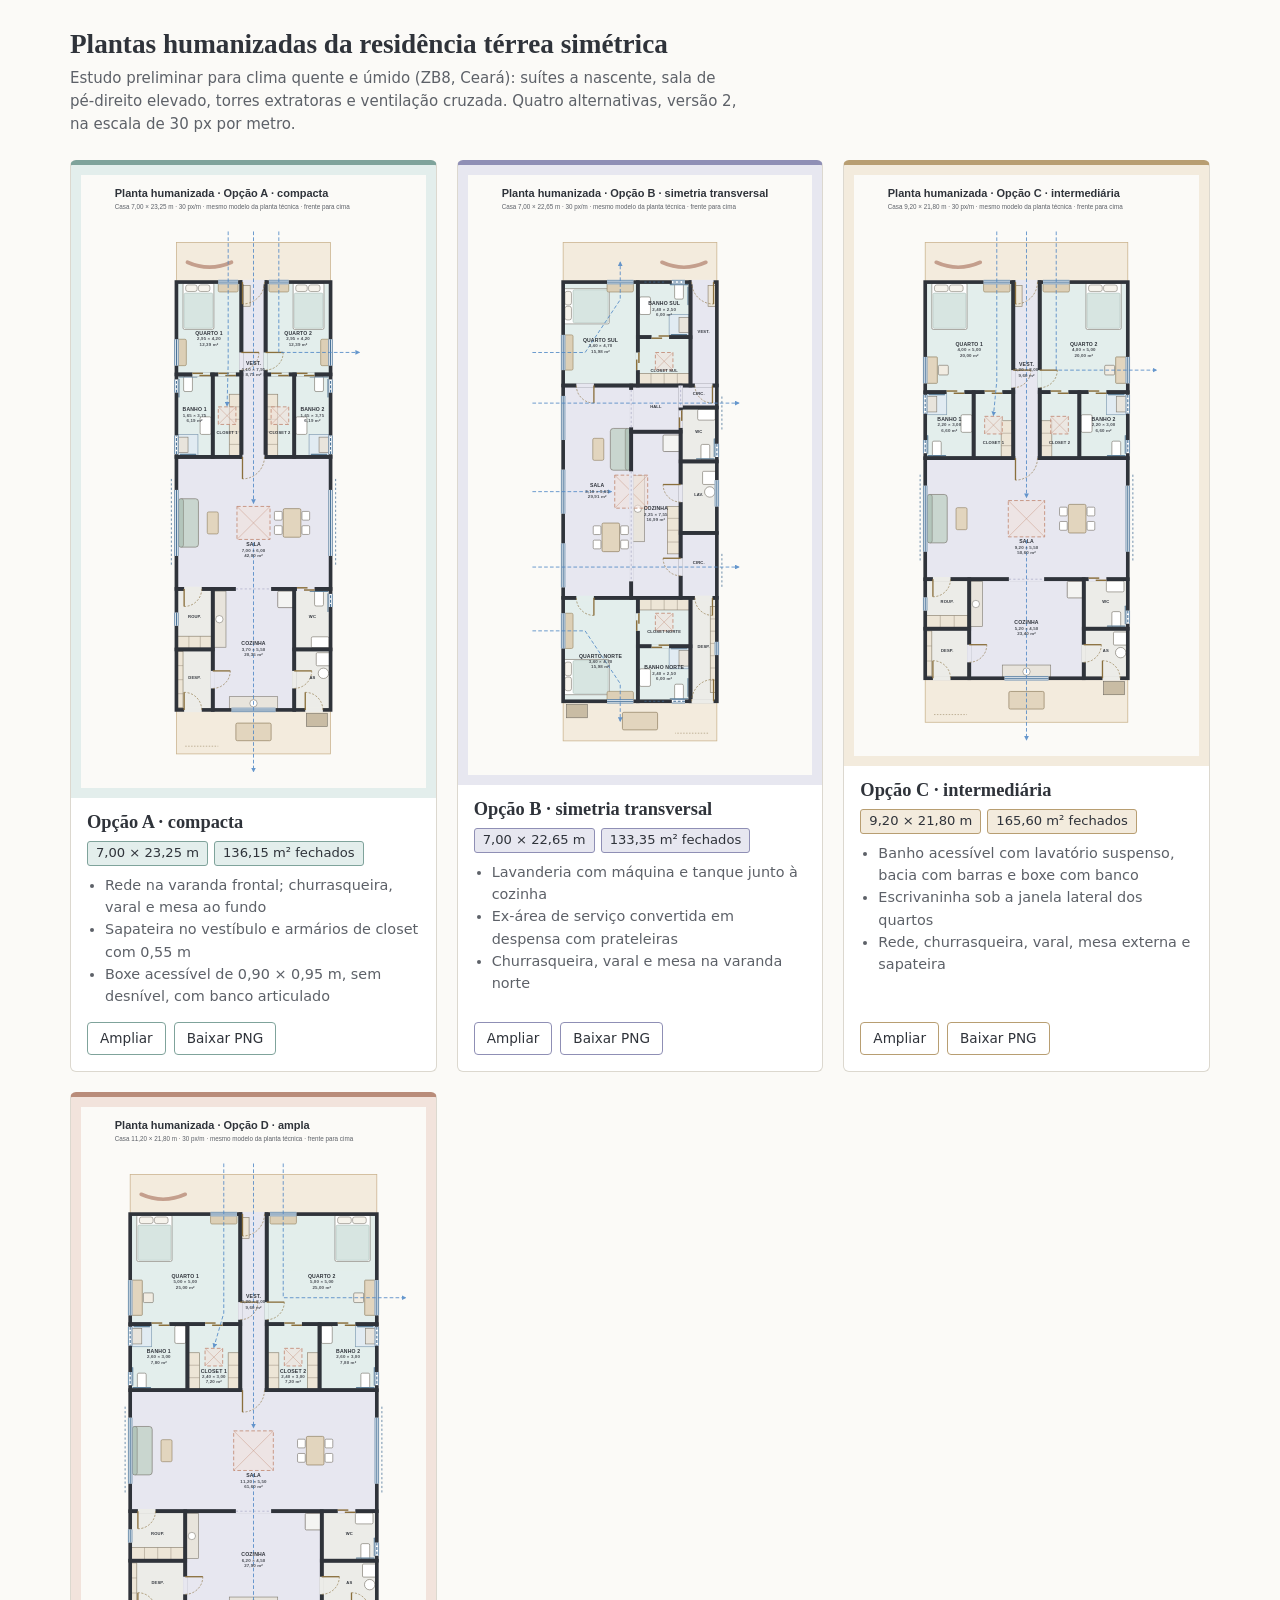
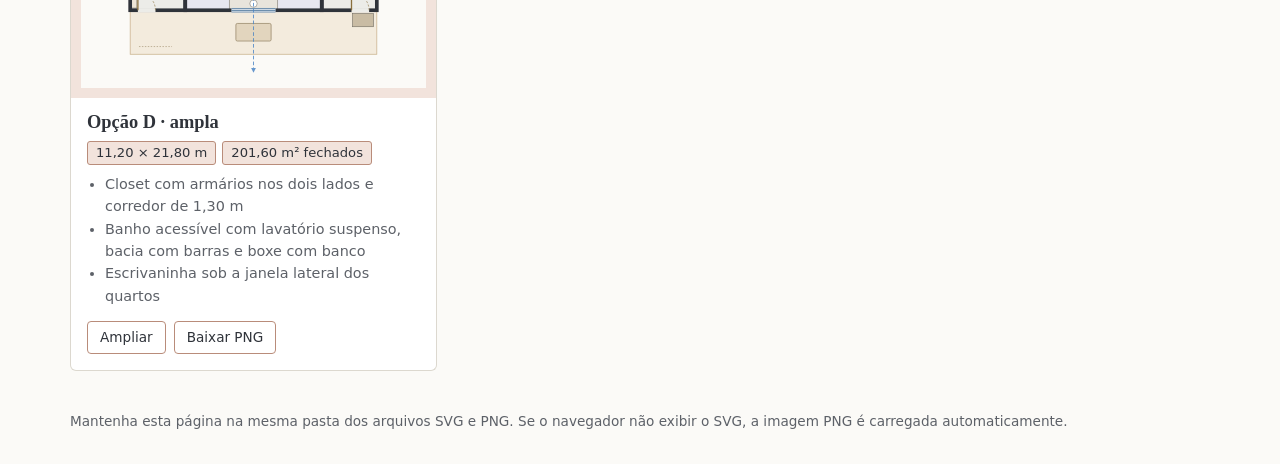
<file: casa-simetrica/plantas_humanizadas.html>
<!DOCTYPE html>
<html lang="pt-BR">
<head>
<meta charset="UTF-8">
<meta name="viewport" content="width=device-width, initial-scale=1">
<title>Plantas humanizadas · estudo preliminar v2</title>
<style>
:root{--ink:#2F333A;--soft:#5d6168;--bg:#FBFAF7;--line:#dcd8cf}
*{box-sizing:border-box}
body{margin:0;background:var(--bg);color:var(--ink);font:15px/1.55 "Segoe UI",system-ui,sans-serif}
header{max-width:1180px;margin:auto;padding:28px 20px 8px}
h1{font:600 1.7rem/1.2 "Palatino Linotype",Palatino,Georgia,serif;margin:0 0 6px}
header p{margin:0;color:var(--soft);max-width:70ch}
main{max-width:1180px;margin:auto;padding:16px 20px 40px;display:grid;gap:20px;grid-template-columns:repeat(auto-fit,minmax(300px,1fr))}
.card{background:#fff;border:1px solid var(--line);border-top:5px solid var(--ac);border-radius:6px;overflow:hidden;display:flex;flex-direction:column}
.card figure{margin:0;background:var(--tint);padding:10px}
.card img{width:100%;height:auto;display:block;cursor:zoom-in}
.body{padding:14px 16px 16px;flex:1;display:flex;flex-direction:column;gap:8px}
h2{font:600 1.15rem "Palatino Linotype",Palatino,Georgia,serif;margin:0}
.chips{display:flex;flex-wrap:wrap;gap:6px}
.chip{background:var(--tint);border:1px solid var(--ac);border-radius:3px;padding:1px 8px;font-size:.82rem}
ul{margin:0;padding-left:18px;color:var(--soft);font-size:.9rem}
.acts{display:flex;gap:8px;margin-top:auto;padding-top:6px}
.btn{font:inherit;font-size:.85rem;text-decoration:none;color:var(--ink);border:1px solid var(--ac);background:#fff;border-radius:4px;padding:5px 12px}
.btn:hover,.btn:focus-visible{background:var(--tint);outline:2px solid var(--ac);outline-offset:1px}
[data-tip]{position:relative}
[data-tip]:hover::after,[data-tip]:focus-visible::after{content:attr(data-tip);position:absolute;left:0;bottom:calc(100% + 6px);z-index:5;width:max-content;max-width:260px;background:var(--ink);color:#fff;font-size:.78rem;line-height:1.4;padding:6px 9px;border-radius:4px;white-space:normal}
.a{--ac:#7FA39B;--tint:#E3EEEC}.b{--ac:#8F8FB5;--tint:#E7E7F0}.c{--ac:#B89E72;--tint:#F3EBDD}.d{--ac:#B98C7A;--tint:#F2E3DC}
footer{max-width:1180px;margin:auto;padding:0 20px 32px;color:var(--soft);font-size:.85rem}
</style>
</head>
<body>
<header>
<h1>Plantas humanizadas da residência térrea simétrica</h1>
<p>Estudo preliminar para clima quente e úmido (ZB8, Ceará): suítes a nascente, sala de pé-direito elevado, torres extratoras e ventilação cruzada. Quatro alternativas, versão 2, na escala de 30 px por metro.</p>
</header>
<main>
<article class="card a"><figure><a href="planta_A_v2.svg" target="_blank" data-tip="Abre a planta vetorial em nova aba, com zoom sem perda"><img src="planta_A_v2.svg" onerror="this.onerror=null;this.src='planta_A_v2.png'" alt="Planta humanizada da opção A"></a></figure>
<div class="body"><h2>Opção A · compacta</h2>
<div class="chips"><span class="chip" tabindex="0" data-tip="Casa adaptada à NBR 9050: largura 7,00 m; comprimento 23,25 m">7,00 × 23,25 m</span><span class="chip" tabindex="0" data-tip="Área fechada = 7,00 × (23,25 − 1,80 − 2,00) = 136,15 m²">136,15 m² fechados</span></div>
<ul><li>Rede na varanda frontal; churrasqueira, varal e mesa ao fundo</li><li>Sapateira no vestíbulo e armários de closet com 0,55 m</li><li>Boxe acessível de 0,90 × 0,95 m, sem desnível, com banco articulado</li></ul>
<div class="acts"><a class="btn" href="planta_A_v2.svg" target="_blank" data-tip="Abre o SVG em nova aba para ampliar">Ampliar</a><a class="btn" href="planta_A_v2.png" download data-tip="Salva a versão PNG (1600 px), ideal para celular">Baixar PNG</a></div></div></article>
<article class="card b"><figure><a href="planta_B_v2.svg" target="_blank" data-tip="Abre a planta vetorial em nova aba, com zoom sem perda"><img src="planta_B_v2.svg" onerror="this.onerror=null;this.src='planta_B_v2.png'" alt="Planta humanizada da opção B"></a></figure>
<div class="body"><h2>Opção B · simetria transversal</h2>
<div class="chips"><span class="chip" tabindex="0" data-tip="Casa adaptada 7,00 × 22,65 m com eixo de simetria em y = 11,33; suítes nas extremidades sul e norte">7,00 × 22,65 m</span><span class="chip" tabindex="0" data-tip="Área fechada = 7,00 × (22,65 − 1,80 − 1,80) = 133,35 m²">133,35 m² fechados</span></div>
<ul><li>Lavanderia com máquina e tanque junto à cozinha</li><li>Ex-área de serviço convertida em despensa com prateleiras</li><li>Churrasqueira, varal e mesa na varanda norte</li></ul>
<div class="acts"><a class="btn" href="planta_B_v2.svg" target="_blank" data-tip="Abre o SVG em nova aba para ampliar">Ampliar</a><a class="btn" href="planta_B_v2.png" download data-tip="Salva a versão PNG (1600 px), ideal para celular">Baixar PNG</a></div></div></article>
<article class="card c"><figure><a href="planta_C_v2.svg" target="_blank" data-tip="Abre a planta vetorial em nova aba, com zoom sem perda"><img src="planta_C_v2.svg" onerror="this.onerror=null;this.src='planta_C_v2.png'" alt="Planta humanizada da opção C"></a></figure>
<div class="body"><h2>Opção C · intermediária</h2>
<div class="chips"><span class="chip" tabindex="0" data-tip="Largura Wb = 2 × 4,00 + 1,20 = 9,20 m; comprimento L = 1,80 + 5,00 + 3,00 + 5,50 + 4,50 + 2,00 = 21,80 m">9,20 × 21,80 m</span><span class="chip" tabindex="0" data-tip="Área fechada = 9,20 × (19,80 − 1,80) = 165,60 m²">165,60 m² fechados</span></div>
<ul><li>Banho acessível com lavatório suspenso, bacia com barras e boxe com banco</li><li>Escrivaninha sob a janela lateral dos quartos</li><li>Rede, churrasqueira, varal, mesa externa e sapateira</li></ul>
<div class="acts"><a class="btn" href="planta_C_v2.svg" target="_blank" data-tip="Abre o SVG em nova aba para ampliar">Ampliar</a><a class="btn" href="planta_C_v2.png" download data-tip="Salva a versão PNG (1600 px), ideal para celular">Baixar PNG</a></div></div></article>
<article class="card d"><figure><a href="planta_D_v2.svg" target="_blank" data-tip="Abre a planta vetorial em nova aba, com zoom sem perda"><img src="planta_D_v2.svg" onerror="this.onerror=null;this.src='planta_D_v2.png'" alt="Planta humanizada da opção D"></a></figure>
<div class="body"><h2>Opção D · ampla</h2>
<div class="chips"><span class="chip" tabindex="0" data-tip="Largura Wb = 2 × 5,00 + 1,20 = 11,20 m; comprimento L = 1,80 + 5,00 + 3,00 + 5,50 + 4,50 + 2,00 = 21,80 m">11,20 × 21,80 m</span><span class="chip" tabindex="0" data-tip="Área fechada = 11,20 × (19,80 − 1,80) = 201,60 m²">201,60 m² fechados</span></div>
<ul><li>Closet com armários nos dois lados e corredor de 1,30 m</li><li>Banho acessível com lavatório suspenso, bacia com barras e boxe com banco</li><li>Escrivaninha sob a janela lateral dos quartos</li></ul>
<div class="acts"><a class="btn" href="planta_D_v2.svg" target="_blank" data-tip="Abre o SVG em nova aba para ampliar">Ampliar</a><a class="btn" href="planta_D_v2.png" download data-tip="Salva a versão PNG (1600 px), ideal para celular">Baixar PNG</a></div></div></article>
</main>
<footer>Mantenha esta página na mesma pasta dos arquivos SVG e PNG. Se o navegador não exibir o SVG, a imagem PNG é carregada automaticamente.</footer>
</body>
</html>
</file>
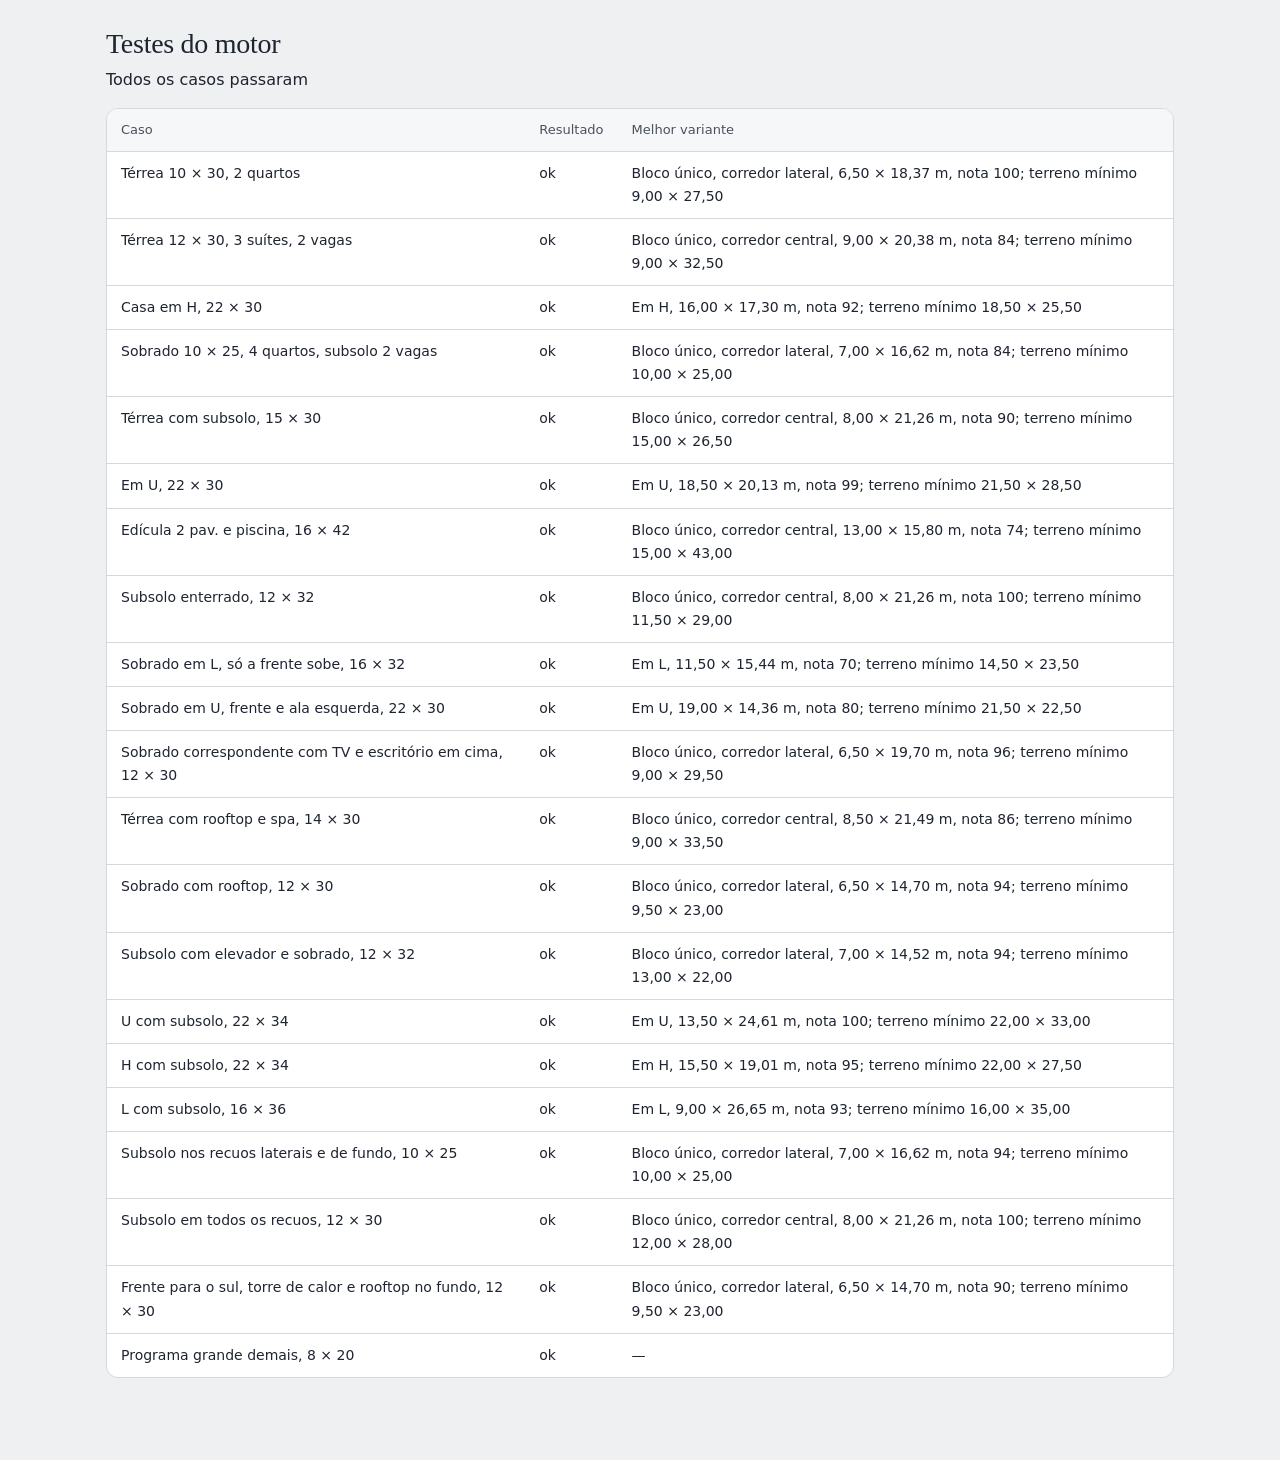
<file: gerador/testes.html>
<!DOCTYPE html>
<html lang="pt-BR"><head><meta charset="utf-8">
<link rel="icon" href="../assets/logo.svg" type="image/svg+xml"><meta name="viewport" content="width=device-width, initial-scale=1"><title>Testes do gerador · Modulus</title>
<link rel="stylesheet" href="../assets/base.css"><script src="../assets/base.js"></script></head>
<body><main class="page"><h1 style="font-size:28px">Testes do motor</h1><p id="res">Rodando…</p><div class="tbl-wrap"><table id="t"></table></div></main>
<script src="motor.js"></script><script src="testes.js"></script>
<script>
const {out, falhas} = TestesMotor();
document.getElementById('res').textContent = falhas ? falhas + ' caso(s) com falha' : 'Todos os casos passaram';
document.getElementById('res').dataset.falhas = falhas;
document.getElementById('t').innerHTML = '<thead><tr><th>Caso</th><th>Resultado</th><th>Melhor variante</th></tr></thead><tbody>' +
  out.map(t => `<tr><td>${t.nome}</td><td>${t.ok ? 'ok' : 'falha<br><small>' + t.erros.join('<br>') + '</small>'}</td><td>${t.resumo}</td></tr>`).join('') + '</tbody>';
</script></body></html>
</file>
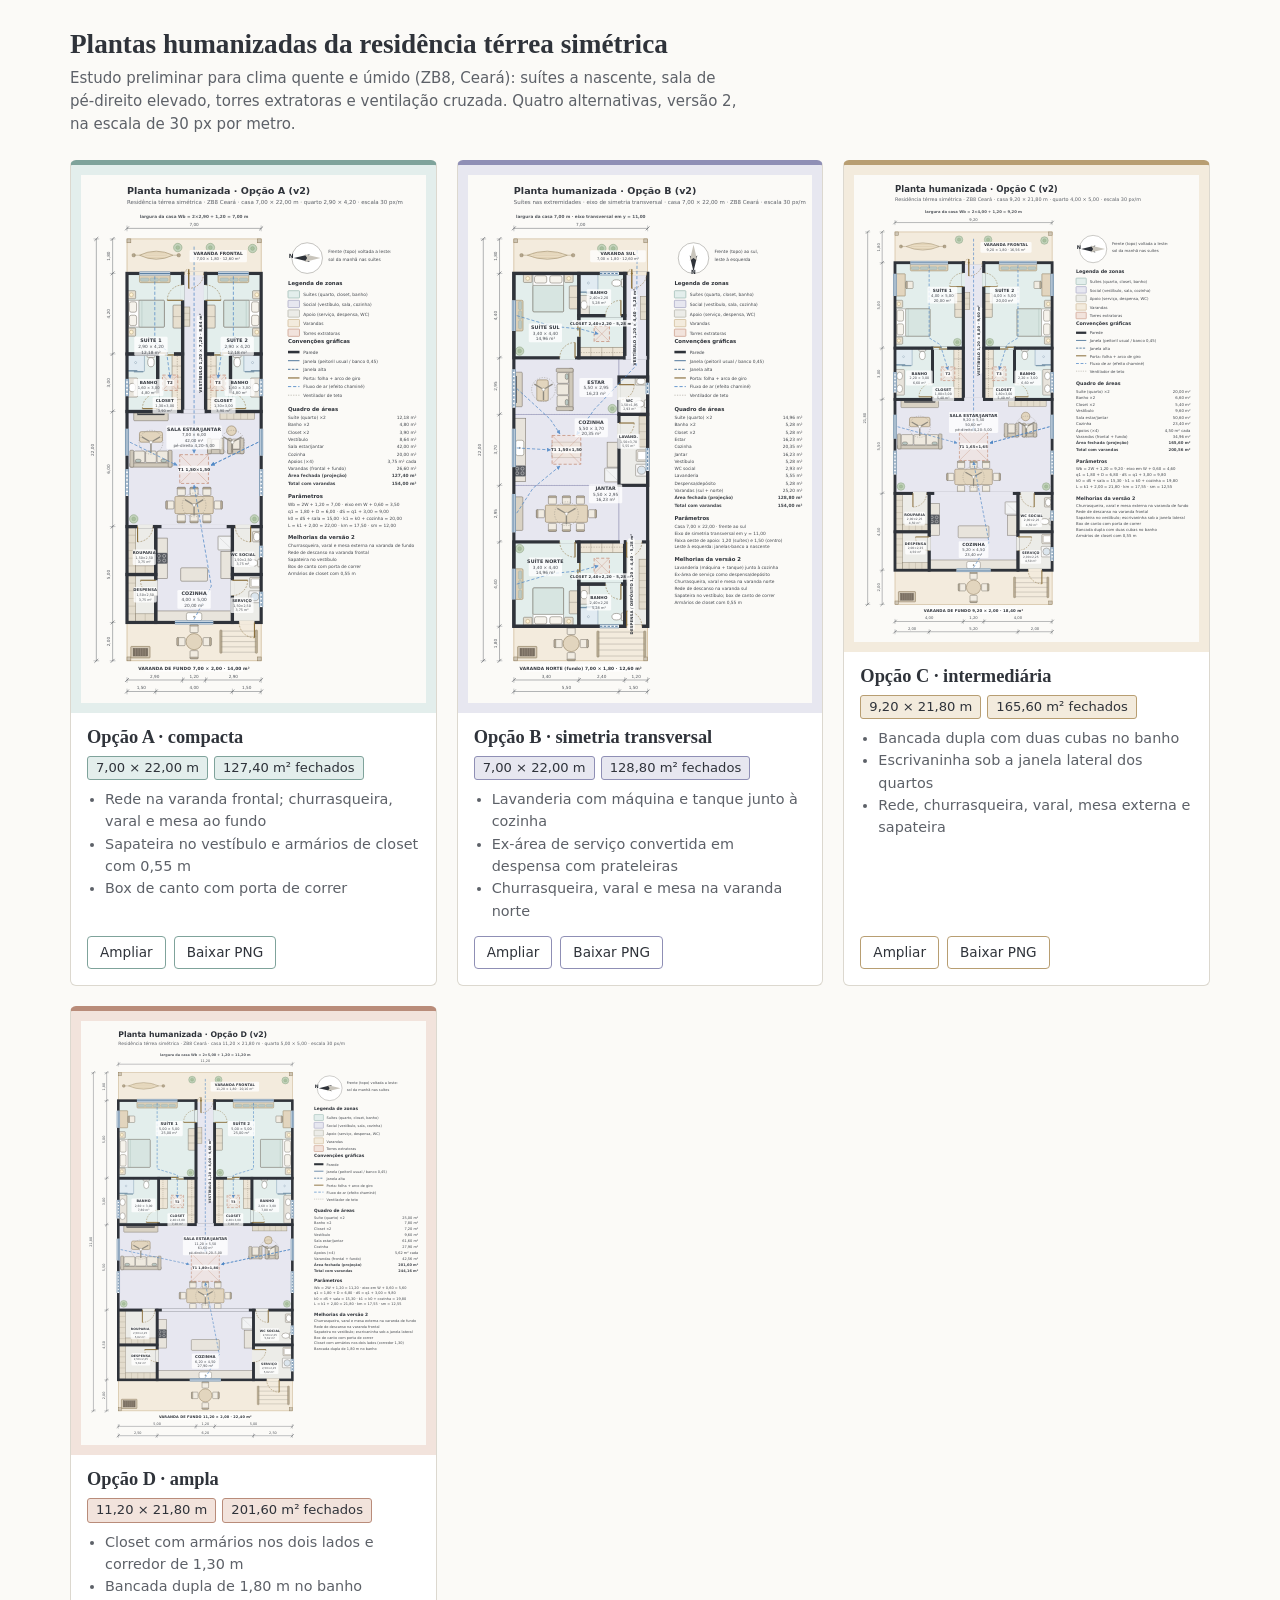
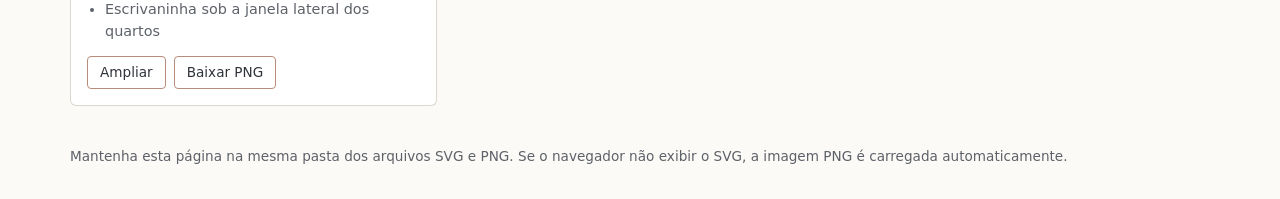
<file: simetricadoisquartos/plantas_humanizadas.html>
<!DOCTYPE html>
<html lang="pt-BR">
<head>
<meta charset="UTF-8">
<meta name="viewport" content="width=device-width, initial-scale=1">
<title>Plantas humanizadas · estudo preliminar v2</title>
<style>
:root{--ink:#2F333A;--soft:#5d6168;--bg:#FBFAF7;--line:#dcd8cf}
*{box-sizing:border-box}
body{margin:0;background:var(--bg);color:var(--ink);font:15px/1.55 "Segoe UI",system-ui,sans-serif}
header{max-width:1180px;margin:auto;padding:28px 20px 8px}
h1{font:600 1.7rem/1.2 "Palatino Linotype",Palatino,Georgia,serif;margin:0 0 6px}
header p{margin:0;color:var(--soft);max-width:70ch}
main{max-width:1180px;margin:auto;padding:16px 20px 40px;display:grid;gap:20px;grid-template-columns:repeat(auto-fit,minmax(300px,1fr))}
.card{background:#fff;border:1px solid var(--line);border-top:5px solid var(--ac);border-radius:6px;overflow:hidden;display:flex;flex-direction:column}
.card figure{margin:0;background:var(--tint);padding:10px}
.card img{width:100%;height:auto;display:block;cursor:zoom-in}
.body{padding:14px 16px 16px;flex:1;display:flex;flex-direction:column;gap:8px}
h2{font:600 1.15rem "Palatino Linotype",Palatino,Georgia,serif;margin:0}
.chips{display:flex;flex-wrap:wrap;gap:6px}
.chip{background:var(--tint);border:1px solid var(--ac);border-radius:3px;padding:1px 8px;font-size:.82rem}
ul{margin:0;padding-left:18px;color:var(--soft);font-size:.9rem}
.acts{display:flex;gap:8px;margin-top:auto;padding-top:6px}
.btn{font:inherit;font-size:.85rem;text-decoration:none;color:var(--ink);border:1px solid var(--ac);background:#fff;border-radius:4px;padding:5px 12px}
.btn:hover,.btn:focus-visible{background:var(--tint);outline:2px solid var(--ac);outline-offset:1px}
[data-tip]{position:relative}
[data-tip]:hover::after,[data-tip]:focus-visible::after{content:attr(data-tip);position:absolute;left:0;bottom:calc(100% + 6px);z-index:5;width:max-content;max-width:260px;background:var(--ink);color:#fff;font-size:.78rem;line-height:1.4;padding:6px 9px;border-radius:4px;white-space:normal}
.a{--ac:#7FA39B;--tint:#E3EEEC}.b{--ac:#8F8FB5;--tint:#E7E7F0}.c{--ac:#B89E72;--tint:#F3EBDD}.d{--ac:#B98C7A;--tint:#F2E3DC}
footer{max-width:1180px;margin:auto;padding:0 20px 32px;color:var(--soft);font-size:.85rem}
</style>
</head>
<body>
<header>
<h1>Plantas humanizadas da residência térrea simétrica</h1>
<p>Estudo preliminar para clima quente e úmido (ZB8, Ceará): suítes a nascente, sala de pé-direito elevado, torres extratoras e ventilação cruzada. Quatro alternativas, versão 2, na escala de 30 px por metro.</p>
</header>
<main>
<article class="card a"><figure><a href="planta_A_v2.svg" target="_blank" data-tip="Abre a planta vetorial em nova aba, com zoom sem perda"><img src="planta_A_v2.svg" onerror="this.onerror=null;this.src='planta_A_v2.png'" alt="Planta humanizada da opção A"></a></figure>
<div class="body"><h2>Opção A · compacta</h2>
<div class="chips"><span class="chip" tabindex="0" data-tip="Largura Wb = 2 × 2,90 + 1,20 = 7,00 m; comprimento L = 1,80 + 4,20 + 3,00 + 6,00 + 5,00 + 2,00 = 22,00 m">7,00 × 22,00 m</span><span class="chip" tabindex="0" data-tip="Área fechada = 7,00 × (20,00 − 1,80) = 127,40 m²">127,40 m² fechados</span></div>
<ul><li>Rede na varanda frontal; churrasqueira, varal e mesa ao fundo</li><li>Sapateira no vestíbulo e armários de closet com 0,55 m</li><li>Box de canto com porta de correr</li></ul>
<div class="acts"><a class="btn" href="planta_A_v2.svg" target="_blank" data-tip="Abre o SVG em nova aba para ampliar">Ampliar</a><a class="btn" href="planta_A_v2.png" download data-tip="Salva a versão PNG (1600 px), ideal para celular">Baixar PNG</a></div></div></article>
<article class="card b"><figure><a href="planta_B_v2.svg" target="_blank" data-tip="Abre a planta vetorial em nova aba, com zoom sem perda"><img src="planta_B_v2.svg" onerror="this.onerror=null;this.src='planta_B_v2.png'" alt="Planta humanizada da opção B"></a></figure>
<div class="body"><h2>Opção B · simetria transversal</h2>
<div class="chips"><span class="chip" tabindex="0" data-tip="Casa 7,00 × 22,00 m com eixo de simetria em y = 11,00; suítes nas extremidades sul e norte">7,00 × 22,00 m</span><span class="chip" tabindex="0" data-tip="Área fechada = 7,00 × (20,20 − 1,80) = 128,80 m²">128,80 m² fechados</span></div>
<ul><li>Lavanderia com máquina e tanque junto à cozinha</li><li>Ex-área de serviço convertida em despensa com prateleiras</li><li>Churrasqueira, varal e mesa na varanda norte</li></ul>
<div class="acts"><a class="btn" href="planta_B_v2.svg" target="_blank" data-tip="Abre o SVG em nova aba para ampliar">Ampliar</a><a class="btn" href="planta_B_v2.png" download data-tip="Salva a versão PNG (1600 px), ideal para celular">Baixar PNG</a></div></div></article>
<article class="card c"><figure><a href="planta_C_v2.svg" target="_blank" data-tip="Abre a planta vetorial em nova aba, com zoom sem perda"><img src="planta_C_v2.svg" onerror="this.onerror=null;this.src='planta_C_v2.png'" alt="Planta humanizada da opção C"></a></figure>
<div class="body"><h2>Opção C · intermediária</h2>
<div class="chips"><span class="chip" tabindex="0" data-tip="Largura Wb = 2 × 4,00 + 1,20 = 9,20 m; comprimento L = 1,80 + 5,00 + 3,00 + 5,50 + 4,50 + 2,00 = 21,80 m">9,20 × 21,80 m</span><span class="chip" tabindex="0" data-tip="Área fechada = 9,20 × (19,80 − 1,80) = 165,60 m²">165,60 m² fechados</span></div>
<ul><li>Bancada dupla com duas cubas no banho</li><li>Escrivaninha sob a janela lateral dos quartos</li><li>Rede, churrasqueira, varal, mesa externa e sapateira</li></ul>
<div class="acts"><a class="btn" href="planta_C_v2.svg" target="_blank" data-tip="Abre o SVG em nova aba para ampliar">Ampliar</a><a class="btn" href="planta_C_v2.png" download data-tip="Salva a versão PNG (1600 px), ideal para celular">Baixar PNG</a></div></div></article>
<article class="card d"><figure><a href="planta_D_v2.svg" target="_blank" data-tip="Abre a planta vetorial em nova aba, com zoom sem perda"><img src="planta_D_v2.svg" onerror="this.onerror=null;this.src='planta_D_v2.png'" alt="Planta humanizada da opção D"></a></figure>
<div class="body"><h2>Opção D · ampla</h2>
<div class="chips"><span class="chip" tabindex="0" data-tip="Largura Wb = 2 × 5,00 + 1,20 = 11,20 m; comprimento L = 1,80 + 5,00 + 3,00 + 5,50 + 4,50 + 2,00 = 21,80 m">11,20 × 21,80 m</span><span class="chip" tabindex="0" data-tip="Área fechada = 11,20 × (19,80 − 1,80) = 201,60 m²">201,60 m² fechados</span></div>
<ul><li>Closet com armários nos dois lados e corredor de 1,30 m</li><li>Bancada dupla de 1,80 m no banho</li><li>Escrivaninha sob a janela lateral dos quartos</li></ul>
<div class="acts"><a class="btn" href="planta_D_v2.svg" target="_blank" data-tip="Abre o SVG em nova aba para ampliar">Ampliar</a><a class="btn" href="planta_D_v2.png" download data-tip="Salva a versão PNG (1600 px), ideal para celular">Baixar PNG</a></div></div></article>
</main>
<footer>Mantenha esta página na mesma pasta dos arquivos SVG e PNG. Se o navegador não exibir o SVG, a imagem PNG é carregada automaticamente.</footer>
</body>
</html>
</file>
<file: assets/base.css>
:root{
  --bg:#EEF0F1;--surface:#F6F7F8;--surface-2:#FFFFFF;--glass:rgba(248,249,250,.76);
  --ink:#1E2430;--ink-2:#4A515C;--ink-3:#7B828C;--line:#D5D9DD;
  --brass:#A07F4B;--moss:#5F7350;--patina:#4E7A74;--slate:#5E6386;--rust:#9A5B45;--steel:#4C6E8F;--graphite:#3A3F47;--plum:#7A5470;--brass-ink:#7E6338;
  --suite-f:#E3EEEC;--suite-s:#4E7A74;--social-f:#E7E7F0;--social-s:#5E6386;--apoio-f:#ECECE8;--apoio-s:#77776F;
  --var-f:#F3EBDD;--var-s:#A07F4B;--torre-f:#F2E3DC;--torre-s:#9A5B45;--recuo-f:#E6ECDF;--recuo-s:#5F7350;
  --glass-f:#E1EAF2;--win:#3E6A92;--door:#A07F4B;--flow:#4C86C6;--axis:#9AA0A6;--struct-f:#DCDDD9;--struct-s:#6F716C;
  --shadow:0 1px 2px rgba(30,36,48,.06),0 8px 24px rgba(30,36,48,.06);
  --radius:14px;--hdr:58px;
  box-sizing:border-box;
  padding-top:env(safe-area-inset-top,0px);
  padding-bottom:env(safe-area-inset-bottom,0px);
}
@media (prefers-color-scheme:dark){
  :root:not([data-theme="light"]){
    --bg:#0F2840;--surface:#14334E;--surface-2:#1B4160;--glass:rgba(20,51,78,.82);
    --ink:#EAF2ED;--ink-2:#B2CCC6;--ink-3:#8FB3AD;--line:#2A6470;
    --brass:#F2BE5C;--moss:#A9D98A;--patina:#6BC7B6;--slate:#C7A8F0;--rust:#F59E85;--steel:#7EC9F2;--graphite:#DCEAE5;--plum:#EBA9D4;--brass-ink:#F2BE5C;
    --suite-f:#244E61;--suite-s:#6BC7B6;--social-f:#34486B;--social-s:#C7A8F0;--apoio-f:#304F64;--apoio-s:#B2CCC6;
    --var-f:#3C4C51;--var-s:#F2BE5C;--torre-f:#3D4658;--torre-s:#F59E85;--recuo-f:#2F5159;--recuo-s:#A9D98A;
    --glass-f:#274E6C;--win:#7EC9F2;--door:#F2BE5C;--flow:#7EC9F2;--axis:#6E9A98;--struct-f:#2E4C61;--struct-s:#A7BDB8;
    --shadow:0 1px 2px rgba(4,14,24,.35),0 8px 24px rgba(4,14,24,.3);
  }
}
:root[data-theme="dark"]{
  --bg:#0F2840;--surface:#14334E;--surface-2:#1B4160;--glass:rgba(20,51,78,.82);
  --ink:#EAF2ED;--ink-2:#B2CCC6;--ink-3:#8FB3AD;--line:#2A6470;
  --brass:#F2BE5C;--moss:#A9D98A;--patina:#6BC7B6;--slate:#C7A8F0;--rust:#F59E85;--steel:#7EC9F2;--graphite:#DCEAE5;--plum:#EBA9D4;--brass-ink:#F2BE5C;
  --suite-f:#244E61;--suite-s:#6BC7B6;--social-f:#34486B;--social-s:#C7A8F0;--apoio-f:#304F64;--apoio-s:#B2CCC6;
  --var-f:#3C4C51;--var-s:#F2BE5C;--torre-f:#3D4658;--torre-s:#F59E85;--recuo-f:#2F5159;--recuo-s:#A9D98A;
  --glass-f:#274E6C;--win:#7EC9F2;--door:#F2BE5C;--flow:#7EC9F2;--axis:#6E9A98;--struct-f:#2E4C61;--struct-s:#A7BDB8;
  --shadow:0 1px 2px rgba(4,14,24,.35),0 8px 24px rgba(4,14,24,.3);
}
html{scroll-padding-top:calc(env(safe-area-inset-top,0px) + 80px)}
*,*::before,*::after{box-sizing:border-box}
body{margin:0;background:var(--bg);color:var(--ink);font:400 16px/1.65 'IBM Plex Sans',system-ui,-apple-system,'Segoe UI',sans-serif;-webkit-font-smoothing:antialiased}
h1,h2,h3{font-family:'IBM Plex Serif',Georgia,'Times New Roman',serif;font-weight:500;letter-spacing:-.01em;margin:0}
h1{font-size:clamp(28px,5vw,42px);line-height:1.12}
h2{font-size:24px;line-height:1.25;margin-bottom:.3rem}
h3{font-size:18px;line-height:1.3;margin:1.6rem 0 .5rem}
p{margin:.5rem 0 .9rem;max-width:72ch}
button{font-family:inherit}

header.bar{position:sticky;top:env(safe-area-inset-top,0px);z-index:30;height:var(--hdr);background:var(--glass);backdrop-filter:blur(14px) saturate(1.2);-webkit-backdrop-filter:blur(14px) saturate(1.2);border-bottom:1px solid var(--line)}
.bar-in{height:100%;display:flex;align-items:center;gap:12px;padding:0 16px;max-width:1360px;margin:0 auto}
.brand{display:flex;align-items:center;gap:10px;min-width:0;flex:1}
.brand-mark{width:26px;height:26px;border-radius:7px;background:var(--graphite);display:grid;place-items:center;flex:none}
.brand-mark span{width:2px;height:16px;background:var(--brass);border-radius:1px}
.crumb{display:flex;align-items:center;gap:8px;min-width:0;font-size:14px;color:var(--ink-2)}
.crumb .chip{flex:none;font-size:12px;font-weight:500;padding:4px 9px;border-radius:999px;background:var(--surface-2);border:1px solid var(--line);color:var(--ink);box-shadow:inset 3px 0 0 var(--c,var(--brass))}
.crumb .sec{white-space:nowrap;overflow:hidden;text-overflow:ellipsis}
.btn{font:500 13px/1 'IBM Plex Sans',system-ui,sans-serif;color:var(--ink);background:var(--surface-2);border:1px solid var(--line);border-radius:10px;padding:9px 12px;cursor:pointer;display:inline-flex;align-items:center;gap:8px;transition:background .15s,border-color .15s;flex:none}
.btn:hover{border-color:var(--ink-3)}
.btn[aria-pressed="true"]{background:var(--graphite);color:var(--bg);border-color:var(--graphite)}
.btn:focus-visible,.nav-item:focus-visible,.grp-head:focus-visible,.chipbtn:focus-visible{outline:2px solid var(--steel);outline-offset:2px}
.ico{width:16px;height:16px;display:inline-block}
.only-mobile{display:none}
@media (max-width:899px){.only-mobile{display:inline-flex}.only-desk{display:none}}

.layout{display:grid;grid-template-columns:var(--sbw,284px) minmax(0,1fr);max-width:1360px;margin:0 auto;transition:grid-template-columns .2s ease}
body.sb-collapsed .layout{--sbw:68px}
aside.sb{position:sticky;top:calc(env(safe-area-inset-top,0px) + var(--hdr));height:calc(100vh - var(--hdr) - env(safe-area-inset-top,0px));overflow-y:auto;border-right:1px solid var(--line);padding:18px 12px 24px;background:var(--surface)}
.grp{margin-bottom:8px;border-radius:12px}
.grp-head{width:100%;display:flex;align-items:center;gap:10px;background:transparent;border:0;border-radius:12px;padding:8px;cursor:pointer;text-align:left;color:var(--ink)}
.grp-head:hover{background:var(--surface-2)}
.grp-chip{flex:none;width:36px;height:34px;border-radius:10px;display:grid;place-items:center;font:600 11px/1 'IBM Plex Sans',sans-serif;letter-spacing:-.02em;color:var(--bg);background:var(--c)}
.grp-txt{min-width:0;flex:1}
.grp-t{display:block;font-weight:500;font-size:14.5px;line-height:1.25}
.grp-s{display:block;font-size:12px;color:var(--ink-3);line-height:1.3;white-space:nowrap;overflow:hidden;text-overflow:ellipsis}
.grp-chev{flex:none;width:16px;height:16px;color:var(--ink-3);transition:transform .2s}
.grp.open .grp-chev{transform:rotate(90deg)}
.grp-items{display:none;padding:2px 0 6px 18px;margin-left:16px;border-left:2px solid var(--c)}
.grp.open .grp-items{display:block}
.nav-item{--d:var(--brass);width:100%;display:flex;align-items:center;gap:9px;background:transparent;border:1px solid transparent;border-radius:9px;padding:7px 10px;cursor:pointer;font-size:14px;color:var(--ink-2);text-align:left}
.nav-item::before{content:"";flex:none;width:7px;height:7px;border-radius:50%;background:var(--d);opacity:.6}
.nav-item:hover{color:var(--ink);background:var(--surface-2)}
.nav-item[aria-current="page"]{color:var(--ink);background:var(--surface-2);border-color:var(--line);box-shadow:inset 3px 0 0 var(--d)}
.nav-item[aria-current="page"]::before{opacity:1}
body.sb-collapsed .grp-txt,body.sb-collapsed .grp-chev,body.sb-collapsed .grp-items,body.sb-collapsed .sb-foot{display:none!important}
body.sb-collapsed .grp-head{justify-content:center;padding:6px 0}
.sb-foot{font-size:12px;color:var(--ink-3);padding:14px 8px 0;border-top:1px solid var(--line);margin-top:12px}
.scrim{display:none}
@media (max-width:899px){
  .layout{grid-template-columns:minmax(0,1fr)}
  aside.sb{position:fixed;left:0;top:0;bottom:0;height:auto;width:min(86vw,320px);z-index:45;transform:translateX(-103%);transition:transform .22s ease;padding-top:calc(env(safe-area-inset-top,0px) + 18px);box-shadow:var(--shadow)}
  body.sb-open aside.sb{transform:none}
  body.sb-open .scrim{display:block;position:fixed;inset:0;z-index:40;background:rgba(10,12,16,.4)}
  body.sb-collapsed .grp-txt,body.sb-collapsed .grp-chev,body.sb-collapsed .sb-foot{display:revert!important}
}
@media (prefers-reduced-motion:reduce){aside.sb,.layout,.grp-chev{transition:none}}

main{padding:28px 24px 64px;min-width:0}
.panel{display:none;max-width:1020px}
.panel.active{display:block;animation:rise .3s ease both}
@media (prefers-reduced-motion:reduce){.panel.active{animation:none}}
@keyframes rise{from{opacity:0;transform:translateY(6px)}to{opacity:1;transform:none}}
.panel-head{border-left:3px solid var(--c);padding:2px 0 2px 16px;margin-bottom:22px}
.panel-head .eyebrow{font-size:13px;color:var(--ink-3);margin:0 0 2px}
.panel-head p{color:var(--ink-2);margin:.35rem 0 0}

.card{background:var(--surface-2);border:1px solid var(--line);border-radius:var(--radius);padding:20px 22px;box-shadow:var(--shadow);margin-bottom:18px}
.card.tint{border-top:3px solid var(--c)}
.card h3:first-child{margin-top:0}
.grid2{display:grid;grid-template-columns:repeat(2,minmax(0,1fr));gap:18px}
@media (max-width:760px){.grid2{grid-template-columns:minmax(0,1fr)}}

.hero{display:grid;grid-template-columns:minmax(0,1.15fr) minmax(0,1fr);gap:28px;align-items:end;margin-bottom:26px}
@media (max-width:980px){.hero{grid-template-columns:minmax(0,1fr)}}
.lede{font-family:'IBM Plex Serif',Georgia,serif;font-size:19px;line-height:1.55;color:var(--ink-2);max-width:48ch}
.kicker{color:var(--ink-3);font-size:14px;margin:0 0 10px}

.carimbo{border:1.5px solid var(--graphite);border-radius:10px;overflow:hidden;background:var(--surface-2);font-size:13px}
.carimbo .row{display:grid;grid-template-columns:repeat(2,minmax(0,1fr));border-top:1px solid var(--line)}
.carimbo .row:first-of-type{border-top:0}
.carimbo .cell{padding:8px 12px;border-left:1px solid var(--line);min-width:0}
.carimbo .cell:first-child{border-left:0}
.carimbo .k{display:block;color:var(--ink-3);font-size:11.5px;line-height:1.3}
.carimbo .v{display:block;color:var(--ink);font-weight:500;font-size:14px;line-height:1.35;font-variant-numeric:tabular-nums}
.carimbo .title{background:var(--graphite);color:var(--bg);padding:10px 12px;font-family:'IBM Plex Serif',Georgia,serif;font-size:16px}

.figure{background:var(--surface-2);border:1px solid var(--line);border-radius:var(--radius);padding:14px;box-shadow:var(--shadow);margin:0 0 18px}
.figure svg{display:block;width:100%;height:auto;max-width:600px;margin:0 auto}
.figure svg.nu{max-width:min(100%,980px)}
.figure figcaption{font-size:13px;color:var(--ink-3);margin-top:8px;text-align:center}
.fig-tools{display:flex;flex-wrap:wrap;gap:8px;justify-content:center;margin:0 0 10px}
.legend{display:flex;flex-wrap:wrap;gap:8px 16px;justify-content:center;margin:10px 0 2px;font-size:12.5px;color:var(--ink-2)}
.legend i{display:inline-block;width:12px;height:12px;border-radius:3px;margin-right:6px;vertical-align:-1px;border:1px solid}

.tbl-wrap{overflow-x:auto;border:1px solid var(--line);border-radius:12px;background:var(--surface-2);margin-bottom:18px}
table{width:100%;border-collapse:collapse;font-size:14px;font-variant-numeric:tabular-nums}
th,td{text-align:left;padding:10px 14px;border-bottom:1px solid var(--line);vertical-align:top}
th{font-weight:500;color:var(--ink-2);background:var(--surface);font-size:13px}
tr:last-child td{border-bottom:0}
td.n,th.n{text-align:right;white-space:nowrap}
tr.zone td{background:var(--surface);font-weight:500}
tr.total td{font-weight:600;border-top:2px solid var(--graphite)}
.calc{border-bottom:1px dotted var(--ink-3);cursor:help}
.tag-ok,.tag-nao{display:inline-block;font-size:11.5px;font-weight:600;padding:2px 8px;border-radius:999px;border:1px solid currentColor;white-space:nowrap}.tag-ok{color:var(--patina)}.tag-nao{color:var(--rust)}
.tag{display:inline-block;font-size:12px;line-height:1;padding:5px 8px;border-radius:999px;border:1px solid;white-space:nowrap}
.t-suite{background:var(--suite-f);border-color:var(--suite-s);color:var(--suite-s)}
.t-social{background:var(--social-f);border-color:var(--social-s);color:var(--social-s)}
.t-apoio{background:var(--apoio-f);border-color:var(--apoio-s);color:var(--apoio-s)}
.t-var{background:var(--var-f);border-color:var(--var-s);color:var(--var-s)}
.t-torre{background:var(--torre-f);border-color:var(--torre-s);color:var(--torre-s)}

.stats{display:grid;grid-template-columns:repeat(4,minmax(0,1fr));gap:12px;margin-bottom:18px}
@media (max-width:760px){.stats{grid-template-columns:repeat(2,minmax(0,1fr))}}
.stat{background:var(--surface-2);border:1px solid var(--line);border-left:3px solid var(--c,var(--brass));border-radius:12px;padding:12px 14px}
.stat .k{font-size:12.5px;color:var(--ink-3)}
.stat .v{font-size:21px;font-weight:500;font-variant-numeric:tabular-nums;line-height:1.3}

.chart-tools{display:flex;flex-wrap:wrap;gap:8px;align-items:center;margin-bottom:12px}
.chart-tools label{font-size:13px;color:var(--ink-2)}
select{font:500 13px 'IBM Plex Sans',system-ui,sans-serif;color:var(--ink);background:var(--surface-2);border:1px solid var(--line);border-radius:10px;padding:8px 10px}
.chart-box{position:relative;height:320px}
.chart-off{font-size:13px;color:var(--ink-3)}

ul.clean{list-style:none;padding:0;margin:.4rem 0}
ul.clean li{padding:8px 0 8px 18px;border-bottom:1px solid var(--line);position:relative}
ul.clean li:last-child{border-bottom:0}
ul.clean li::before{content:"";position:absolute;left:0;top:17px;width:7px;height:7px;border-radius:2px;background:var(--c)}
.note{font-size:13.5px;color:var(--ink-2);background:var(--surface);border:1px solid var(--line);border-radius:12px;padding:12px 14px;max-width:none}

.pager{display:flex;justify-content:space-between;gap:12px;margin-top:28px;padding-top:18px;border-top:1px solid var(--line)}
.pager .btn{max-width:48%}
.pager .btn span{overflow:hidden;text-overflow:ellipsis;white-space:nowrap}

footer{border-top:1px solid var(--line);color:var(--ink-3);font-size:13px;padding:18px 24px 28px}

#tip{position:fixed;z-index:60;max-width:300px;white-space:pre-line;background:var(--ink);color:var(--bg);font:400 12.5px/1.45 'IBM Plex Sans',system-ui,sans-serif;padding:8px 11px;border-radius:9px;box-shadow:0 8px 24px rgba(0,0,0,.22);pointer-events:none;opacity:0;transform:translateY(3px);transition:opacity .12s,transform .12s;left:0;top:0}
#tip.on{opacity:1;transform:none}
/* ajuda "?" (V1 tela limpa): ícone pequeno no lugar das notas longas */
.ajuda{width:18px;height:18px;padding:0;border-radius:50%;border:1px solid var(--ink-3);background:transparent;color:var(--ink-3);font:600 11px/1 'IBM Plex Sans',system-ui,sans-serif;display:inline-grid;place-items:center;vertical-align:middle;cursor:help;flex:none;margin-left:4px;transition:color .12s,border-color .12s}
.ajuda:hover,.ajuda[aria-expanded="true"]{color:var(--ink);border-color:var(--ink)}
.ajuda:focus-visible{outline:2px solid var(--steel);outline-offset:2px}
#ajudaPop{position:fixed;z-index:61;max-width:320px;background:var(--ink);color:var(--bg);font:400 12.5px/1.5 'IBM Plex Sans',system-ui,sans-serif;padding:9px 12px;border-radius:9px;box-shadow:0 8px 24px rgba(0,0,0,.22);opacity:0;pointer-events:none;transform:translateY(3px);transition:opacity .12s,transform .12s;left:0;top:0}
#ajudaPop.on{opacity:1;pointer-events:auto;transform:none}
#ajudaPop p{margin:0}
#ajudaPop a{display:inline-block;margin-top:6px;color:var(--bg);font-weight:600;text-decoration:underline;text-underline-offset:2px}
@media (prefers-reduced-motion:reduce){#ajudaPop,.ajuda{transition:none}}

svg .z-suite{fill:var(--suite-f);stroke:var(--suite-s);stroke-width:.6}
svg .z-social{fill:var(--social-f);stroke:var(--social-s);stroke-width:.6}
svg .z-apoio{fill:var(--apoio-f);stroke:var(--apoio-s);stroke-width:.6}
svg .z-var{fill:var(--var-f);stroke:var(--var-s);stroke-width:.6}
svg .z-torre{fill:var(--torre-f);stroke:var(--torre-s);stroke-width:.6}
svg .z-recuo{fill:var(--recuo-f);stroke:var(--recuo-s);stroke-width:.6}
svg .z-struct{fill:var(--struct-f);stroke:var(--struct-s);stroke-width:.6}
svg .z-glass{fill:var(--glass-f);stroke:var(--win);stroke-width:.6}
svg .tree{fill:var(--recuo-s);fill-opacity:.28;stroke:var(--recuo-s);stroke-width:.6}
svg .tx{font:400 11.5px 'IBM Plex Sans',system-ui,sans-serif;fill:var(--ink-2)}
svg .txb{font:600 12px 'IBM Plex Sans',system-ui,sans-serif;fill:var(--ink)}
svg .win{stroke:var(--win);stroke-width:3}
svg .win1{stroke:var(--win);stroke-width:1.5}
svg .hi{stroke:var(--win);stroke-width:1.5;stroke-dasharray:4 3;fill:none}
svg .dr{stroke:var(--door);stroke-width:4}
svg .flow{stroke:var(--flow);stroke-width:1.5;stroke-dasharray:5 4;fill:none}
svg .axis{stroke:var(--axis);stroke-width:.6;stroke-dasharray:8 3 2 3}
svg .thin{fill:none;stroke:var(--ink-3);stroke-width:.8}
svg .op{stroke:var(--torre-s);stroke-width:3}
svg .opv{fill:none;stroke:var(--torre-s);stroke-width:1;stroke-dasharray:3 2}
svg .fin{stroke:var(--struct-s);stroke-width:1.5}
svg .slab{stroke:var(--struct-s);stroke-width:4;fill:none}
svg .ceil{stroke:var(--ink-3);stroke-width:1;fill:none}
svg .wall{stroke:var(--ink-2);stroke-width:2}
svg .ld{stroke:var(--ink-3);stroke-width:.5;stroke-dasharray:2 3}
svg .gnd{stroke:var(--ink);stroke-width:1}
svg .sun{stroke:var(--brass);stroke-width:1.2;stroke-dasharray:4 3;fill:none}
svg .lot{fill:none;stroke:var(--ink-3);stroke-width:.8;stroke-dasharray:6 4}
svg .warm{fill:var(--torre-s);opacity:.16}
svg .vz{stroke:var(--win);stroke-width:.6}
svg .vd{stroke:var(--door);stroke-width:.6}
svg .ink{stroke:var(--ink);stroke-width:1.5}
svg .windarrow{stroke:var(--flow);stroke-width:1.5;fill:none}
.stats.s3{grid-template-columns:repeat(3,minmax(0,1fr))}
@media (max-width:760px){.stats.s3{grid-template-columns:minmax(0,1fr)}}
a.btn{text-decoration:none}
.figure.hum img{display:block;width:100%;height:auto;max-width:600px;margin:0 auto;background:#fff;border-radius:10px;cursor:zoom-in}
svg .fx{fill:var(--surface-2);stroke:var(--ink-2);stroke-width:.8}
svg .fxb{fill:var(--glass-f);stroke:var(--win);stroke-width:.8}
svg .fxs{fill:var(--struct-f);stroke:var(--struct-s);stroke-width:.6}
svg .tra{fill:var(--steel);fill-opacity:.07;stroke:var(--steel);stroke-width:.8;stroke-dasharray:3 2}
svg .giro{fill:var(--rust);fill-opacity:.05;stroke:var(--rust);stroke-width:1;stroke-dasharray:4 3}
svg .bar{stroke:var(--ink);stroke-width:2.4;stroke-linecap:round}
svg .circ{fill:var(--flow);fill-opacity:.16;stroke:none}
svg .furn{fill:var(--surface-2);stroke:var(--ink-3);stroke-width:.8}
svg .room{fill:none;stroke:var(--ink-2);stroke-width:1.4}
svg .rota{stroke:var(--brass);stroke-width:2;fill:none;stroke-dasharray:6 3}
svg .lbl{paint-order:stroke;stroke:var(--surface-2);stroke-width:3px;stroke-linejoin:round}
svg .txs{font:400 9.5px 'IBM Plex Sans',system-ui,sans-serif;fill:var(--ink-2)}
@media print{header.bar,aside.sb,.pager,.btn{display:none!important}.layout{display:block}.panel{display:block!important;break-after:page}}

/* ---------- Comum às páginas da coleção (home, casa-h, gerador) ---------- */
a{color:var(--steel)}
.back{display:inline-flex;align-items:center;gap:6px;font-size:13px;font-weight:500;color:var(--ink-2);text-decoration:none;padding:6px 10px;border-radius:9px;border:1px solid var(--line);background:var(--surface-2);flex:none}
.back:hover{border-color:var(--ink-3);color:var(--ink)}
main.page{max-width:1100px;margin:0 auto;padding:28px 16px 64px}
main.page .panel{display:block;max-width:none;margin-bottom:34px}
.projs{display:grid;grid-template-columns:repeat(auto-fill,minmax(300px,1fr));gap:18px}
.proj{display:flex;flex-direction:column;background:var(--surface-2);border:1px solid var(--line);border-top:3px solid var(--c,var(--brass));border-radius:var(--radius);box-shadow:var(--shadow);overflow:hidden;color:inherit;text-decoration:none;transition:transform .15s,border-color .15s}
.proj:hover{transform:translateY(-2px);border-color:var(--ink-3)}
.proj:focus-visible{outline:2px solid var(--steel);outline-offset:2px}
.proj .thumb{aspect-ratio:4/3;background:#FBFAF7;display:grid;place-items:center;overflow:hidden;border-bottom:1px solid var(--line)}
.proj .thumb img{width:100%;height:100%;object-fit:contain;padding:8px}
.proj .body{padding:16px 18px 18px;display:flex;flex-direction:column;gap:6px;flex:1}
.proj h2{font-size:20px;margin:0}
.proj p{margin:0;color:var(--ink-2);font-size:14.5px}
.proj .tag-ex{align-self:flex-start;font-size:11.5px;font-weight:600;color:var(--c,var(--plum));border:1px solid currentColor;border-radius:999px;padding:1px 9px;margin-bottom:2px}
.proj .thumb>svg{width:100%;height:100%}
.proj dl{display:grid;grid-template-columns:auto 1fr;gap:2px 12px;margin:8px 0 0;font-size:13px}
.proj dt{color:var(--ink-3)}.proj dd{margin:0;font-variant-numeric:tabular-nums}
.proj .go{margin-top:auto;padding-top:10px;font-size:13.5px;font-weight:500;color:var(--c,var(--brass))}
@media (prefers-reduced-motion:reduce){.proj{transition:none}.proj:hover{transform:none}}
@media (max-width:560px){.bar-in .crumb .sec{display:none}}

/* Formulário */
.form{display:flex;flex-direction:column;gap:6px}
.fs{border:1px solid var(--line);border-radius:12px;padding:10px 12px 12px;margin:0 0 10px;background:var(--surface-2)}
.fs legend{font:500 13px 'IBM Plex Sans',system-ui,sans-serif;color:var(--ink);padding:0 4px}
.fld{display:grid;grid-template-columns:minmax(0,1fr) 92px;align-items:center;gap:8px;font-size:13px;color:var(--ink-2);margin:6px 0}
.fld.wide{grid-template-columns:minmax(0,1fr)}
.fld input[type=number],.fld select{width:100%;font:500 13px 'IBM Plex Sans',system-ui,sans-serif;color:var(--ink);background:var(--surface);border:1px solid var(--line);border-radius:8px;padding:6px 8px}
.fld input:focus-visible,.fld select:focus-visible,.chk input:focus-visible{outline:2px solid var(--steel);outline-offset:1px}
.chk{display:flex;align-items:center;gap:8px;font-size:13px;color:var(--ink-2);margin:6px 0;cursor:pointer}
.chk input{accent-color:var(--brass);width:16px;height:16px}
.seg{display:flex;border:1px solid var(--line);border-radius:10px;overflow:hidden;margin:6px 0}
.seg label{flex:1;text-align:center;font-size:13px;padding:7px 4px;cursor:pointer;color:var(--ink-2);background:var(--surface)}
.seg input{position:absolute;opacity:0;pointer-events:none}
.seg label:has(input:checked){background:var(--graphite);color:var(--bg)}
.seg label:has(input:focus-visible){outline:2px solid var(--steel);outline-offset:-2px}
.tabs{display:flex;flex-wrap:wrap;gap:6px;margin:0 0 12px}
.warn{border-left:3px solid var(--rust);background:var(--surface);border-radius:10px;padding:10px 14px;margin:0 0 12px;font-size:13.5px;color:var(--ink-2)}
.warn.ok{border-left-color:var(--moss)}
.warn ul{margin:4px 0 0;padding-left:18px}
.plan-box{background:#FBFAF7;border:1px solid var(--line);border-radius:var(--radius);padding:10px;box-shadow:var(--shadow);margin-bottom:14px;overflow:auto}
.plan-box svg{display:block;width:100%;height:auto;max-height:78vh}

/* Menu geral (Início · Gerador · Banco de projetos · tema): ícone sobre o rótulo, cada ícone na cor da sua seção.
   A barra é escura nos dois temas; as cores dos ícones (--nav-*) passam de 3:1 sobre ela. */
.topnav{display:flex;align-items:center;gap:2px;flex:none}
.nav-b{--c:var(--nav-inicio);display:inline-flex;flex-direction:column;align-items:center;justify-content:center;gap:3px;min-width:58px;height:48px;padding:4px 10px;font:500 11.5px/1.1 'IBM Plex Sans',system-ui,sans-serif;color:var(--ink-2);text-decoration:none;background:transparent;border:1px solid transparent;border-radius:10px;cursor:pointer;flex:none;white-space:nowrap;transition:background .15s,color .15s}
.nav-b svg{width:20px;height:20px;flex:none;color:var(--c)}
.nav-b:hover{color:var(--ink);background:color-mix(in srgb,var(--c) 10%,transparent)}
.nav-b[aria-current="page"]{color:var(--ink);background:color-mix(in srgb,var(--c) 18%,transparent);border-color:color-mix(in srgb,var(--c) 45%,transparent)}
.nav-b:focus-visible{outline:2px solid var(--c);outline-offset:2px}
.nav-b .ls{display:none}
@media (prefers-reduced-motion:reduce){.nav-b{transition:none}}
@media (max-width:760px){
  .bar-in{gap:6px;padding:0 10px}
  .nav-b{min-width:52px;padding:4px 6px}
  .nav-b .ll{display:none}.nav-b .ls{display:inline}
  .bar-in .crumb .sec{display:none}
}
@media (max-width:560px){header.bar .crumb{display:none}}
.atalhos{display:grid;grid-template-columns:repeat(2,minmax(0,1fr));gap:18px;margin:0 0 30px}
@media (max-width:760px){.atalhos{grid-template-columns:minmax(0,1fr)}}
.atalho{display:flex;flex-direction:column;gap:6px;padding:22px 24px;background:var(--surface-2);border:1px solid var(--line);border-left:4px solid var(--c);border-radius:var(--radius);box-shadow:var(--shadow);color:inherit;text-decoration:none;transition:border-color .15s,transform .15s}
.atalho:hover{border-color:var(--ink-3);border-left-color:var(--c);transform:translateY(-2px)}
.atalho:focus-visible{outline:2px solid var(--steel);outline-offset:2px}
.atalho .k{font-size:13px;color:var(--ink-3)}
.atalho strong{font-family:'IBM Plex Serif',Georgia,serif;font-weight:500;font-size:24px;line-height:1.2}
.atalho span{color:var(--ink-2);font-size:14.5px}
.atalho .go{margin-top:6px;color:var(--c);font-weight:500}
@media (prefers-reduced-motion:reduce){.atalho{transition:none}.atalho:hover{transform:none}}
.btn.prim{background:var(--graphite);color:var(--bg);border-color:var(--graphite)}

/* logo completo na página inicial (nome e subtítulo na cor do tema) */
.marca-h1{margin:.2rem 0 .6rem;line-height:0}
/* página inicial: logo e apresentação lado a lado */
.hero-marca{margin-bottom:26px}
.hero-linha{display:flex;align-items:center;gap:clamp(20px,4vw,48px)}
.hero-linha .marca-h1{flex:none;margin:0}
.hero-linha .lede{margin:0;max-width:56ch;font-size:clamp(17px,1.6vw,20px)}
@media (max-width:640px){.hero-linha{flex-direction:column;align-items:flex-start}}
.sec-dest{display:flex;flex-direction:column;gap:4px;margin:6px 0 14px}
.sec-dest h2{margin:0}
.sec-dest p{margin:0;color:var(--ink-3);font-size:14px;max-width:80ch}
.marca-h1 svg{width:clamp(150px,20vw,200px);height:auto;display:block}
.vh{position:absolute;width:1px;height:1px;overflow:hidden;clip:rect(0 0 0 0);white-space:nowrap}
/* Marca Modulus: ícone em assets/logo.svg e logo completo em assets/logo-completo.svg; nome em uma cor só */
.brand-logo{display:flex;align-items:center;gap:9px;text-decoration:none;color:var(--ink);flex:none}
.brand-logo img{width:28px;height:28px;display:block}
.wordmark{font:600 18px/1 'IBM Plex Sans',system-ui,sans-serif;letter-spacing:.01em;color:var(--ink);white-space:nowrap}
@media (max-width:420px){.wordmark{display:none}}

/* Zonas da planta: cores fortes e distintas (mesma paleta do desenho) */
:root{--z-intimo-f:#CDE9D8;--z-intimo-s:#2E7D5B;--z-molhado-f:#CFE3F7;--z-molhado-s:#2F6FB0;--z-social-f:#E2D8F5;--z-social-s:#6A4FB3;--z-apoio-f:#F2E2BF;--z-apoio-s:#8A6219;--z-circ-f:#E4E6EA;--z-circ-s:#4B5563;--z-varanda-f:#F7D6C2;--z-varanda-s:#A8471F;--z-garagem-f:#D6D3CE;--z-garagem-s:#44403C;--z-patio-f:#D5E6C0;--z-patio-s:#4D6A2C}
@media (prefers-color-scheme:dark){:root:not([data-theme="light"]){--z-intimo-f:#275260;--z-intimo-s:#7EE0B4;--z-molhado-f:#274E6C;--z-molhado-s:#7EC9F2;--z-social-f:#34486B;--z-social-s:#C7A8F0;--z-apoio-f:#3C4C51;--z-apoio-s:#F2BE5C;--z-circ-f:#304F64;--z-circ-s:#B2CCC6;--z-varanda-f:#3D4658;--z-varanda-s:#F59E85;--z-garagem-f:#364F64;--z-garagem-s:#D3CFC6;--z-patio-f:#2F5159;--z-patio-s:#A9D98A}}
:root[data-theme="dark"]{--z-intimo-f:#275260;--z-intimo-s:#7EE0B4;--z-molhado-f:#274E6C;--z-molhado-s:#7EC9F2;--z-social-f:#34486B;--z-social-s:#C7A8F0;--z-apoio-f:#3C4C51;--z-apoio-s:#F2BE5C;--z-circ-f:#304F64;--z-circ-s:#B2CCC6;--z-varanda-f:#3D4658;--z-varanda-s:#F59E85;--z-garagem-f:#364F64;--z-garagem-s:#D3CFC6;--z-patio-f:#2F5159;--z-patio-s:#A9D98A}
.z-intimo{background:var(--z-intimo-f);border-color:var(--z-intimo-s);color:var(--z-intimo-s)}
.z-molhado{background:var(--z-molhado-f);border-color:var(--z-molhado-s);color:var(--z-molhado-s)}
.z-social{background:var(--z-social-f);border-color:var(--z-social-s);color:var(--z-social-s)}
.z-apoio{background:var(--z-apoio-f);border-color:var(--z-apoio-s);color:var(--z-apoio-s)}
.z-circ{background:var(--z-circ-f);border-color:var(--z-circ-s);color:var(--z-circ-s)}
.z-varanda{background:var(--z-varanda-f);border-color:var(--z-varanda-s);color:var(--z-varanda-s)}
.z-garagem{background:var(--z-garagem-f);border-color:var(--z-garagem-s);color:var(--z-garagem-s)}
.z-patio{background:var(--z-patio-f);border-color:var(--z-patio-s);color:var(--z-patio-s)}
.legenda-zonas{display:flex;flex-wrap:wrap;gap:8px 14px;margin:-4px 0 14px;font-size:13px;color:var(--ink-2)}
.legenda-zonas span{display:inline-flex;align-items:center;gap:6px}
.legenda-zonas i{width:14px;height:14px;border-radius:4px;border:1.5px solid;display:inline-block}
[hidden]{display:none!important}
/* cor fixa de cada tipo de card de resultado e de cada bloco do gerador (a mesma nos filtros do banco).
   Contraste como borda ou faixa (3:1) em claro/escuro: patina 4,82/6,19 · moss 5,18/5,81 · slate 5,83/5,85 · brass 3,73/6,48 ·
   steel 5,34/5,93 · plum 6,31/6,61 · rust 5,31/5,52 · graphite 10,60/9,10. Texto na cor do latão usa --brass-ink (5,63/7,46). */
:root{--card-variante:var(--patina);--card-custo:var(--moss);--card-estrutura:var(--slate);--card-solar:var(--brass);--card-torre:var(--steel);--card-brises:var(--steel);--card-estilo:var(--plum);--card-fachadas:var(--rust);--card-muro:var(--graphite)}
.card.res{border-top:3px solid var(--c);padding-top:0;overflow:hidden}
.card.res>.res-head{margin:0 -22px 14px;padding:12px 22px;background:color-mix(in srgb,var(--c) 9%,var(--surface-2));border-bottom:1px solid var(--line)}
.card.res>.res-head h3{margin:0}

/* Barra superior com contraste em relação ao conteúdo */
:root{--hdr-bg:#1F242C;--hdr-ink:#F1F2F4;--hdr-ink-2:#B9BEC6;--hdr-line:#343A44;--hdr-btn:#2B313B}
@media (prefers-color-scheme:dark){:root:not([data-theme="light"]){--hdr-bg:#0F2F4A;--hdr-ink:#EAF2ED;--hdr-ink-2:#B2CCC6;--hdr-line:#2A6470;--hdr-btn:#1B4160}}
:root[data-theme="dark"]{--hdr-bg:#0F2F4A;--hdr-ink:#EAF2ED;--hdr-ink-2:#B2CCC6;--hdr-line:#2A6470;--hdr-btn:#1B4160}
header.bar{background:var(--hdr-bg);border-bottom-color:var(--hdr-line);backdrop-filter:none;-webkit-backdrop-filter:none;color:var(--hdr-ink)}
header.bar .wordmark{color:var(--hdr-ink)}
header.bar .crumb{color:var(--hdr-ink-2)}
header.bar .crumb .chip{background:var(--hdr-btn);border-color:var(--hdr-line);color:var(--hdr-ink)}
header.bar .btn,header.bar .back{background:var(--hdr-btn);border-color:var(--hdr-line);color:var(--hdr-ink)}
header.bar .btn:hover,header.bar .back:hover{border-color:var(--hdr-ink-2)}
:root{--nav-inicio:#A9D98A;--nav-gerador:#6BC7B6;--nav-banco:#C7A8F0;--nav-manual:#7EC9F2;--nav-tema:#F2BE5C}
header.bar .nav-b{color:var(--hdr-ink-2)}
header.bar .nav-b:hover,header.bar .nav-b[aria-current="page"]{color:var(--hdr-ink)}
/* V3: no tema escuro, cards e indicadores levemente tingidos pela cor da seção (--c) */
@media (prefers-color-scheme:dark){:root:not([data-theme="light"]) :is(.stat,.atalho,.card.tint){background:color-mix(in srgb,var(--c,var(--brass)) 7%,var(--surface-2))}}
:root[data-theme="dark"] :is(.stat,.atalho,.card.tint){background:color-mix(in srgb,var(--c,var(--brass)) 7%,var(--surface-2))}
</file>
